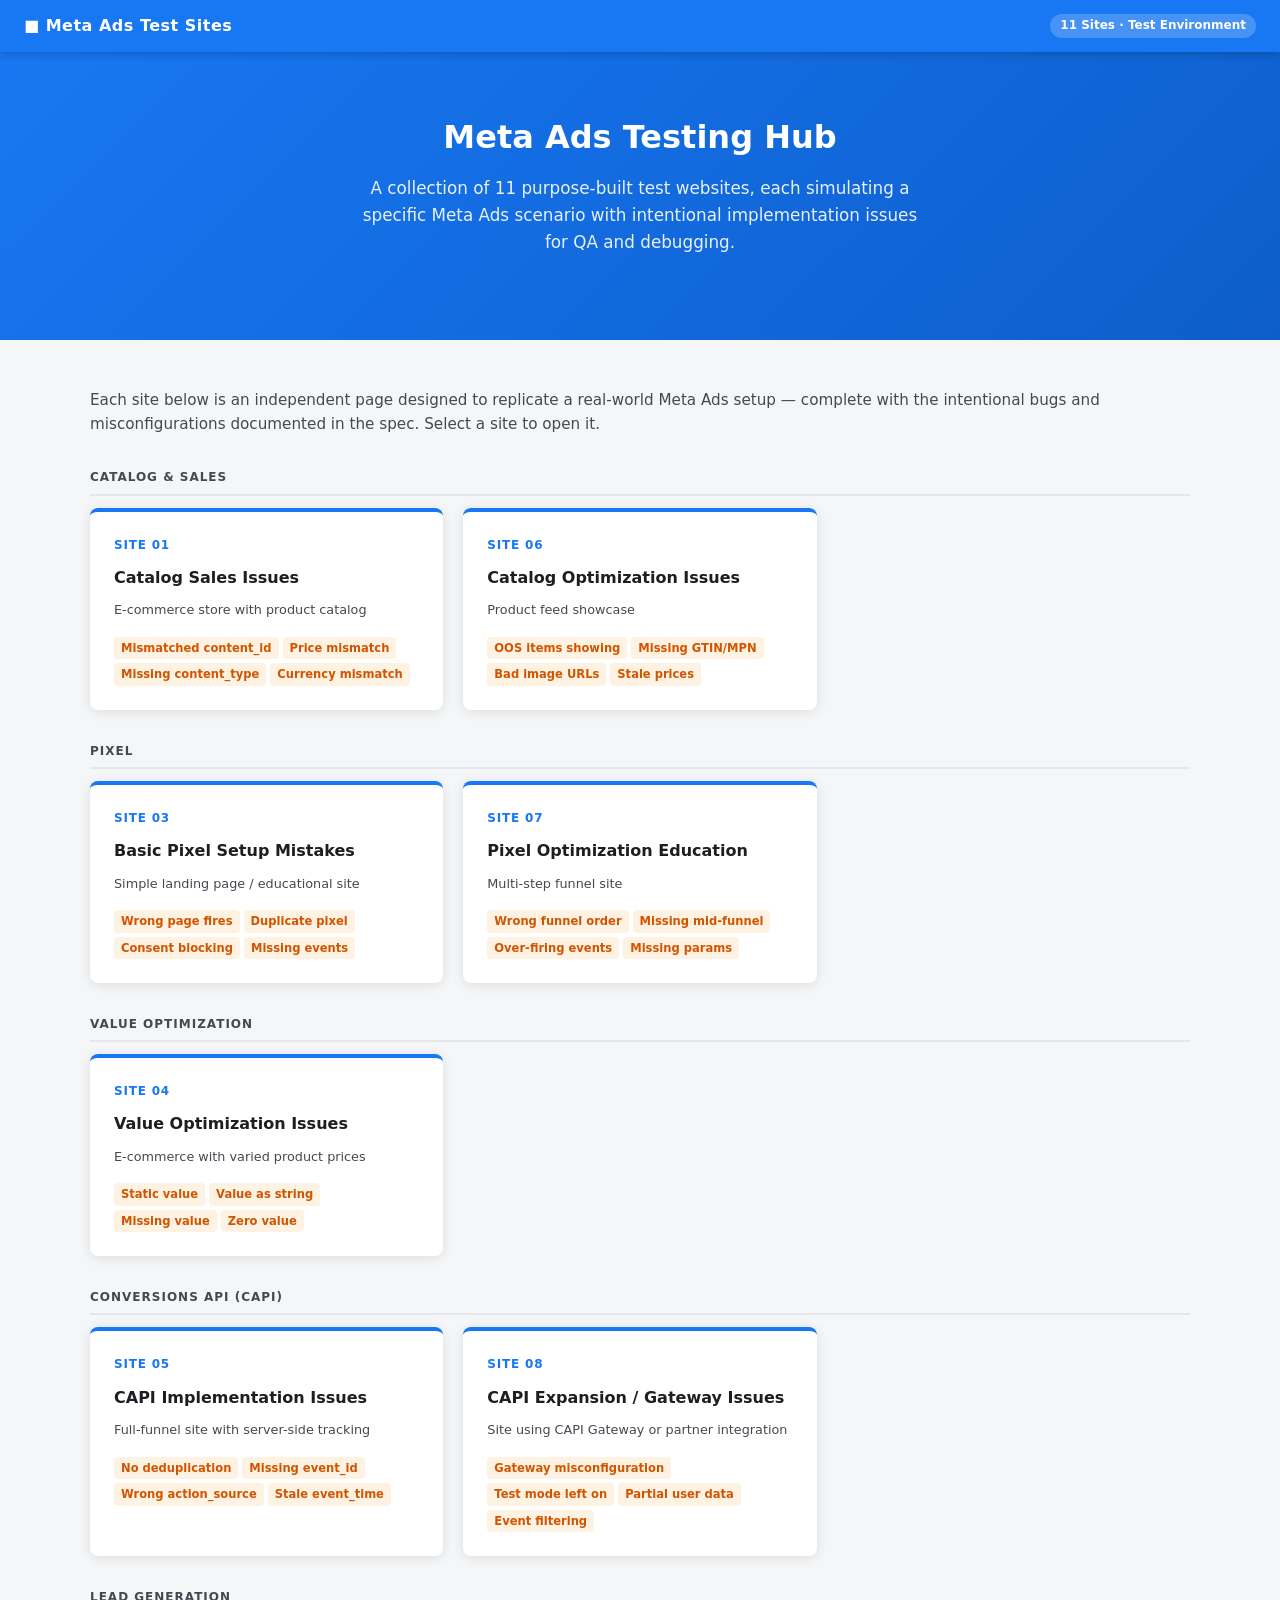
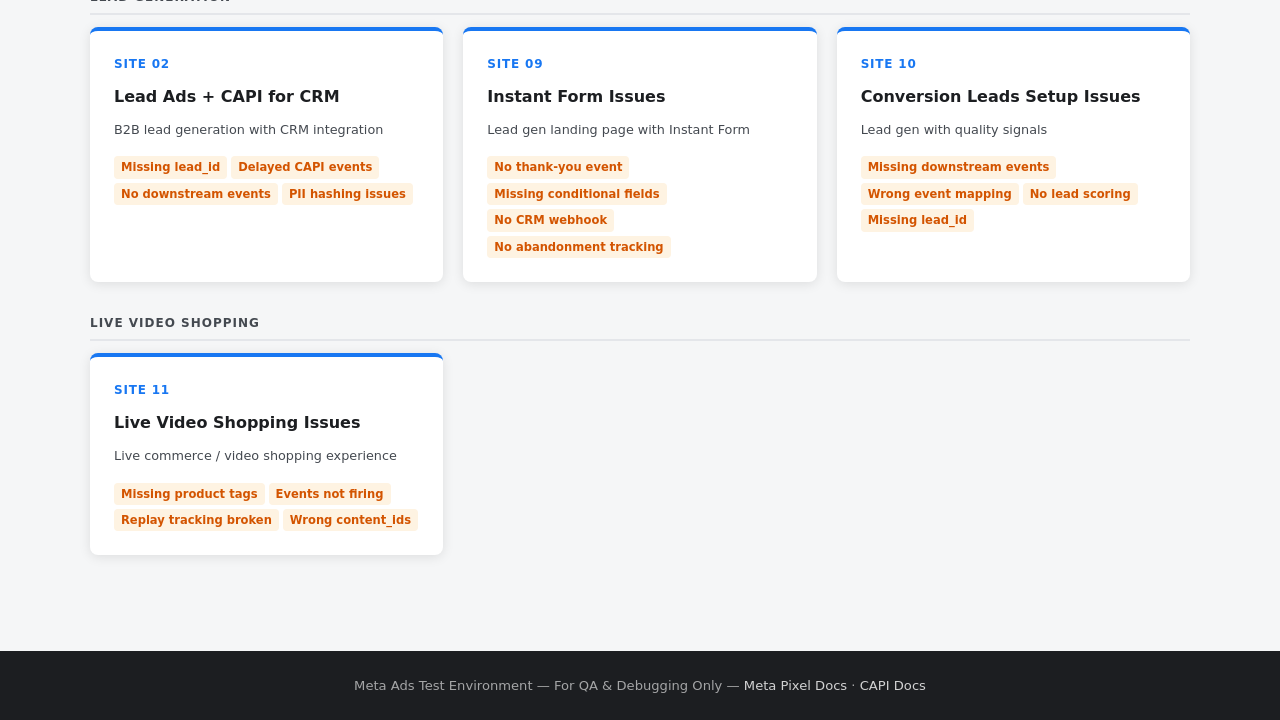
<file: index.html>
<!DOCTYPE html>
<html lang="en">
<head>
  <meta charset="UTF-8" />
  <meta name="viewport" content="width=device-width, initial-scale=1.0" />
  <title>Meta Ads Test Sites — Hub</title>
  <link rel="stylesheet" href="style.css" />
  <style>
    .hub-card {
      background: var(--white);
      border-radius: var(--radius);
      box-shadow: var(--shadow);
      padding: 24px;
      display: flex;
      flex-direction: column;
      gap: 10px;
      border-top: 4px solid var(--blue);
      transition: transform .15s, box-shadow .15s;
      text-decoration: none;
      color: inherit;
    }
    .hub-card:hover { transform: translateY(-3px); box-shadow: 0 8px 24px rgba(0,0,0,.13); }
    .hub-card .card-num {
      font-size: .75rem;
      font-weight: 700;
      text-transform: uppercase;
      letter-spacing: .8px;
      color: var(--blue);
    }
    .hub-card h3 { font-size: 1rem; font-weight: 700; }
    .hub-card .card-type { font-size: .8rem; color: var(--gray-700); }
    .hub-card .card-issues { margin-top: 6px; display: flex; flex-wrap: wrap; gap: 4px; }
    .hub-card .issue-chip {
      font-size: .72rem;
      background: #fef3e2;
      color: #d35400;
      border-radius: 4px;
      padding: 2px 7px;
      font-weight: 600;
    }
    .category-label {
      font-size: .75rem;
      font-weight: 700;
      text-transform: uppercase;
      letter-spacing: 1px;
      color: var(--gray-700);
      margin: 32px 0 12px;
      padding-bottom: 6px;
      border-bottom: 2px solid var(--gray-200);
    }
    .hub-grid { display: grid; grid-template-columns: repeat(auto-fill, minmax(280px, 1fr)); gap: 20px; }
  </style>
</head>
<body>

<nav class="site-nav">
  <span class="logo">&#9632; Meta Ads Test Sites</span>
  <span class="badge">11 Sites · Test Environment</span>
</nav>

<div class="hero">
  <h1>Meta Ads Testing Hub</h1>
  <p>A collection of 11 purpose-built test websites, each simulating a specific Meta Ads scenario with intentional implementation issues for QA and debugging.</p>
</div>

<div class="container section">

  <p class="section-sub" style="margin-bottom:0">
    Each site below is an independent page designed to replicate a real-world Meta Ads setup — complete with the intentional bugs and misconfigurations documented in the spec. Select a site to open it.
  </p>

  <!-- CATALOG & SALES -->
  <div class="category-label">Catalog &amp; Sales</div>
  <div class="hub-grid">

    <a class="hub-card" href="sales_catalog_sales/index.html">
      <span class="card-num">Site 01</span>
      <h3>Catalog Sales Issues</h3>
      <span class="card-type">E-commerce store with product catalog</span>
      <div class="card-issues">
        <span class="issue-chip">Mismatched content_id</span>
        <span class="issue-chip">Price mismatch</span>
        <span class="issue-chip">Missing content_type</span>
        <span class="issue-chip">Currency mismatch</span>
      </div>
    </a>

    <a class="hub-card" href="opt_product_catalog/index.html">
      <span class="card-num">Site 06</span>
      <h3>Catalog Optimization Issues</h3>
      <span class="card-type">Product feed showcase</span>
      <div class="card-issues">
        <span class="issue-chip">OOS items showing</span>
        <span class="issue-chip">Missing GTIN/MPN</span>
        <span class="issue-chip">Bad image URLs</span>
        <span class="issue-chip">Stale prices</span>
      </div>
    </a>

  </div>

  <!-- PIXEL -->
  <div class="category-label">Pixel</div>
  <div class="hub-grid">

    <a class="hub-card" href="edu_pixel_setup/index.html">
      <span class="card-num">Site 03</span>
      <h3>Basic Pixel Setup Mistakes</h3>
      <span class="card-type">Simple landing page / educational site</span>
      <div class="card-issues">
        <span class="issue-chip">Wrong page fires</span>
        <span class="issue-chip">Duplicate pixel</span>
        <span class="issue-chip">Consent blocking</span>
        <span class="issue-chip">Missing events</span>
      </div>
    </a>

    <a class="hub-card" href="edu_pixel_opt/index.html">
      <span class="card-num">Site 07</span>
      <h3>Pixel Optimization Education</h3>
      <span class="card-type">Multi-step funnel site</span>
      <div class="card-issues">
        <span class="issue-chip">Wrong funnel order</span>
        <span class="issue-chip">Missing mid-funnel</span>
        <span class="issue-chip">Over-firing events</span>
        <span class="issue-chip">Missing params</span>
      </div>
    </a>

  </div>

  <!-- VALUE OPTIMIZATION -->
  <div class="category-label">Value Optimization</div>
  <div class="hub-grid">

    <a class="hub-card" href="opt_value_optimization/index.html">
      <span class="card-num">Site 04</span>
      <h3>Value Optimization Issues</h3>
      <span class="card-type">E-commerce with varied product prices</span>
      <div class="card-issues">
        <span class="issue-chip">Static value</span>
        <span class="issue-chip">Value as string</span>
        <span class="issue-chip">Missing value</span>
        <span class="issue-chip">Zero value</span>
      </div>
    </a>

  </div>

  <!-- CAPI -->
  <div class="category-label">Conversions API (CAPI)</div>
  <div class="hub-grid">

    <a class="hub-card" href="opt_conversions_api/index.html">
      <span class="card-num">Site 05</span>
      <h3>CAPI Implementation Issues</h3>
      <span class="card-type">Full-funnel site with server-side tracking</span>
      <div class="card-issues">
        <span class="issue-chip">No deduplication</span>
        <span class="issue-chip">Missing event_id</span>
        <span class="issue-chip">Wrong action_source</span>
        <span class="issue-chip">Stale event_time</span>
      </div>
    </a>

    <a class="hub-card" href="expansion_capi/index.html">
      <span class="card-num">Site 08</span>
      <h3>CAPI Expansion / Gateway Issues</h3>
      <span class="card-type">Site using CAPI Gateway or partner integration</span>
      <div class="card-issues">
        <span class="issue-chip">Gateway misconfiguration</span>
        <span class="issue-chip">Test mode left on</span>
        <span class="issue-chip">Partial user data</span>
        <span class="issue-chip">Event filtering</span>
      </div>
    </a>

  </div>

  <!-- LEADS -->
  <div class="category-label">Lead Generation</div>
  <div class="hub-grid">

    <a class="hub-card" href="lead_ads_conversions_api_for_crm/index.html">
      <span class="card-num">Site 02</span>
      <h3>Lead Ads + CAPI for CRM</h3>
      <span class="card-type">B2B lead generation with CRM integration</span>
      <div class="card-issues">
        <span class="issue-chip">Missing lead_id</span>
        <span class="issue-chip">Delayed CAPI events</span>
        <span class="issue-chip">No downstream events</span>
        <span class="issue-chip">PII hashing issues</span>
      </div>
    </a>

    <a class="hub-card" href="leads_instant_forms/index.html">
      <span class="card-num">Site 09</span>
      <h3>Instant Form Issues</h3>
      <span class="card-type">Lead gen landing page with Instant Form</span>
      <div class="card-issues">
        <span class="issue-chip">No thank-you event</span>
        <span class="issue-chip">Missing conditional fields</span>
        <span class="issue-chip">No CRM webhook</span>
        <span class="issue-chip">No abandonment tracking</span>
      </div>
    </a>

    <a class="hub-card" href="leads_conversion_leads_setup/index.html">
      <span class="card-num">Site 10</span>
      <h3>Conversion Leads Setup Issues</h3>
      <span class="card-type">Lead gen with quality signals</span>
      <div class="card-issues">
        <span class="issue-chip">Missing downstream events</span>
        <span class="issue-chip">Wrong event mapping</span>
        <span class="issue-chip">No lead scoring</span>
        <span class="issue-chip">Missing lead_id</span>
      </div>
    </a>

  </div>

  <!-- LIVE VIDEO -->
  <div class="category-label">Live Video Shopping</div>
  <div class="hub-grid">

    <a class="hub-card" href="product_live_video/index.html">
      <span class="card-num">Site 11</span>
      <h3>Live Video Shopping Issues</h3>
      <span class="card-type">Live commerce / video shopping experience</span>
      <div class="card-issues">
        <span class="issue-chip">Missing product tags</span>
        <span class="issue-chip">Events not firing</span>
        <span class="issue-chip">Replay tracking broken</span>
        <span class="issue-chip">Wrong content_ids</span>
      </div>
    </a>

  </div>

</div>

<footer>
  Meta Ads Test Environment &mdash; For QA &amp; Debugging Only &mdash;
  <a href="https://developers.facebook.com/docs/meta-pixel" target="_blank">Meta Pixel Docs</a> &middot;
  <a href="https://developers.facebook.com/docs/marketing-api/conversions-api" target="_blank">CAPI Docs</a>
</footer>

</body>
</html>
</file>
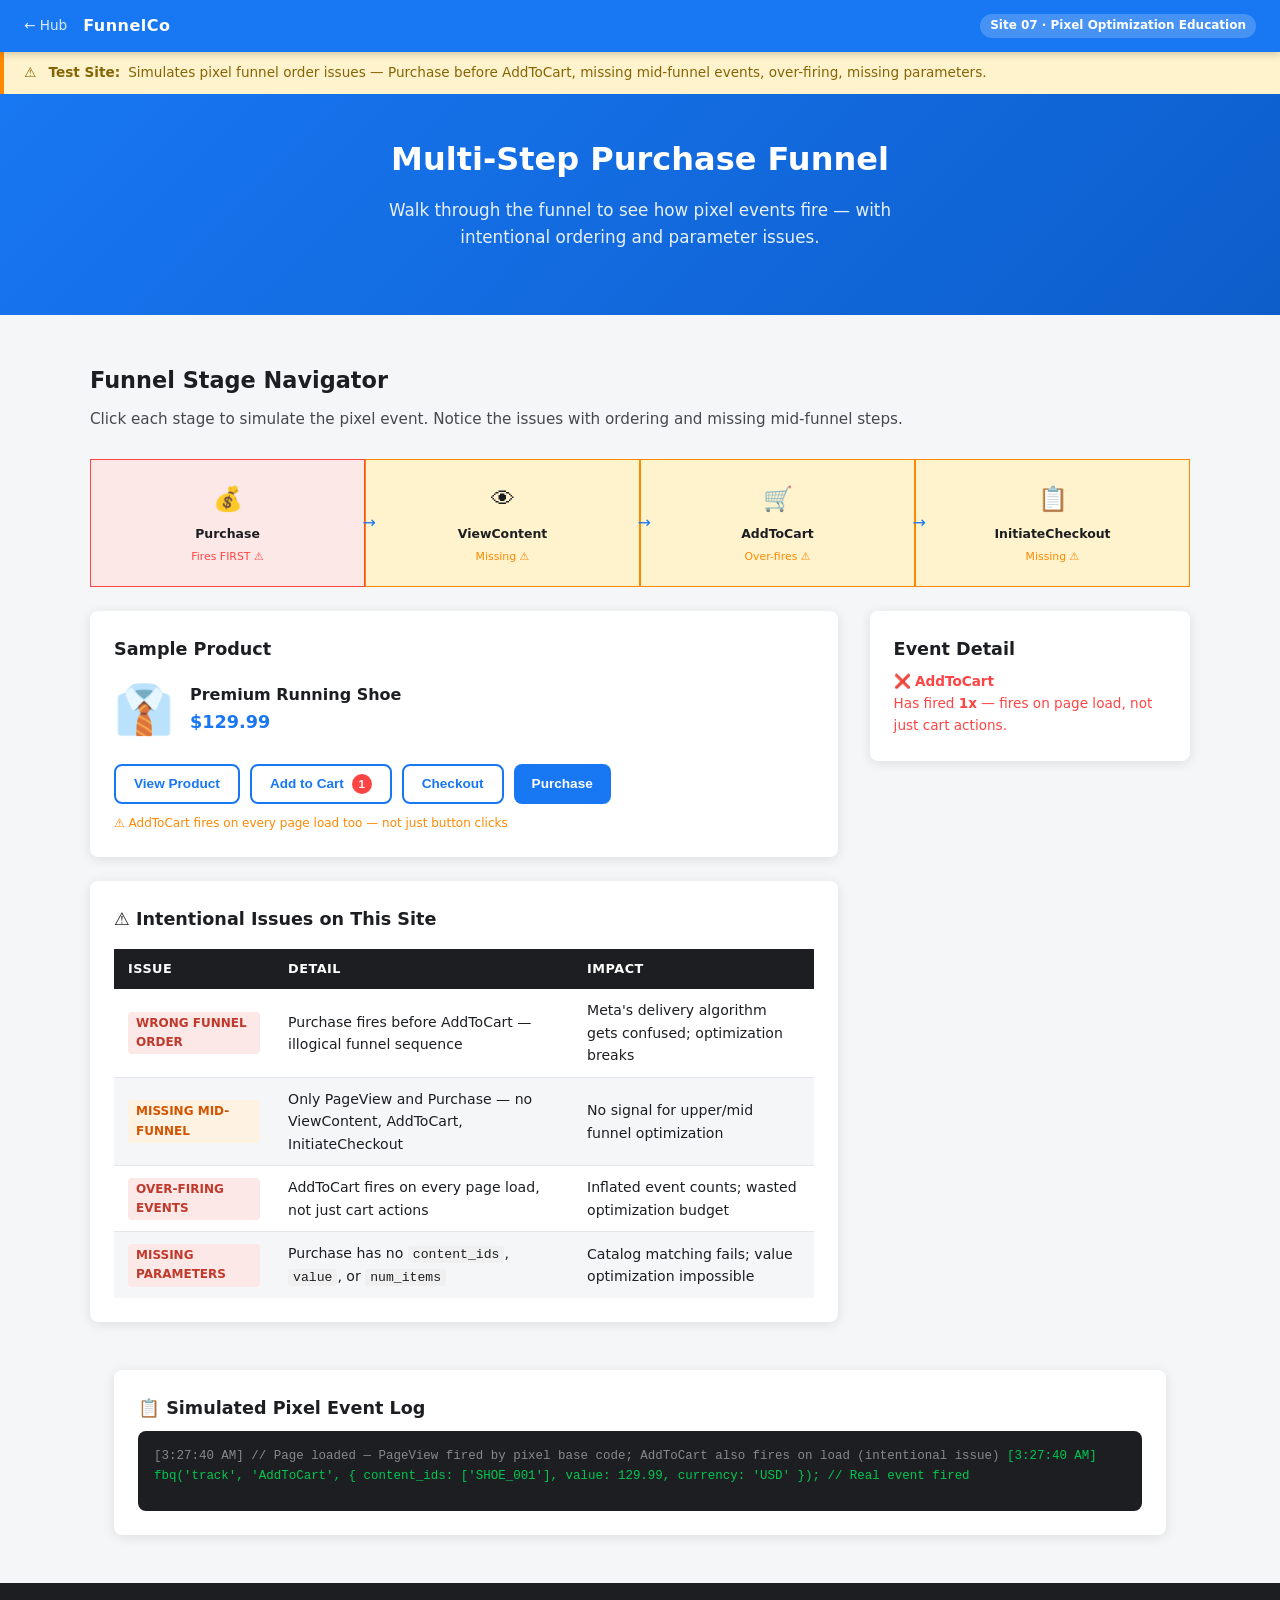
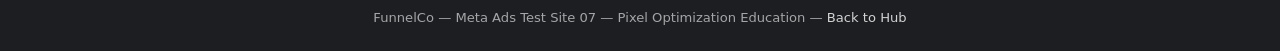
<file: edu_pixel_opt/index.html>
<!DOCTYPE html>
<html lang="en">
<head>
  <meta charset="UTF-8" />
  <meta name="viewport" content="width=device-width, initial-scale=1.0" />
  <title>FunnelCo — Pixel Optimization Education</title>
  <link rel="stylesheet" href="../style.css" />

  <!-- Meta Pixel Code — Signals Pixel (2600343890366158) -->
  <script>
  !function(f,b,e,v,n,t,s)
  {if(f.fbq)return;n=f.fbq=function(){n.callMethod?
  n.callMethod.apply(n,arguments):n.queue.push(arguments)};
  if(!f._fbq)f._fbq=n;n.push=n;n.loaded=!0;n.version='2.0';
  n.queue=[];t=b.createElement(e);t.async=!0;
  t.src=v;s=b.getElementsByTagName(e)[0];
  s.parentNode.insertBefore(t,s)}(window, document,'script',
  'https://connect.facebook.net/en_US/fbevents.js');
  fbq('init', '2600343890366158');
  fbq('track', 'PageView');
  </script>
  <noscript><img height="1" width="1" style="display:none"
  src="https://www.facebook.com/tr?id=2600343890366158&ev=PageView&noscript=1"
  /></noscript>
  <!-- End Meta Pixel Code -->

  <style>
    .funnel-visual { display: flex; gap: 0; margin: 24px 0; overflow-x: auto; }
    .funnel-stage {
      flex: 1; min-width: 100px; text-align: center; padding: 20px 8px;
      background: var(--white); border: 1px solid var(--gray-200);
      position: relative; cursor: pointer; transition: background .15s;
    }
    .funnel-stage:hover { background: #f0f4ff; }
    .funnel-stage.active  { background: #e8f0fe; border-color: var(--blue); }
    .funnel-stage.fired   { background: #e6f9f0; border-color: var(--green); }
    .funnel-stage.error   { background: #fde8e8; border-color: var(--red); }
    .funnel-stage.missing { background: #fff3cd; border-color: var(--orange); }
    .funnel-stage:not(:last-child)::after {
      content: '→'; position: absolute; right: -12px; top: 50%; transform: translateY(-50%);
      font-size: 1rem; color: var(--blue); z-index: 1;
    }
    .funnel-stage .stage-icon { font-size: 1.5rem; margin-bottom: 6px; }
    .funnel-stage .stage-name { font-size: .78rem; font-weight: 700; }
    .funnel-stage .stage-status { font-size: .68rem; margin-top: 4px; }
    .param-row { display: flex; gap: 8px; align-items: flex-start; padding: 8px 0; border-bottom: 1px solid var(--gray-200); font-size: .82rem; }
    .param-row:last-child { border-bottom: none; }
    .param-key { font-family: monospace; background: #f0f0f0; padding: 1px 5px; border-radius: 3px; font-size: .78rem; flex-shrink: 0; }
    .param-val { flex: 1; }
    code { background: #f0f0f0; padding: 1px 5px; border-radius: 3px; font-size: .82rem; font-family: monospace; }
    .counter-badge { display: inline-block; background: var(--red); color: var(--white); border-radius: 50%; width: 20px; height: 20px; text-align: center; line-height: 20px; font-size: .72rem; font-weight: 700; margin-left: 4px; }
  </style>
</head>
<body>

<nav class="site-nav">
  <a class="back-link" href="../index.html">&#8592; Hub</a>
  <a class="logo" href="#">FunnelCo</a>
  <span class="badge">Site 07 · Pixel Optimization Education</span>
</nav>

<div class="issue-banner">
  &#9888;&nbsp;<strong>Test Site:</strong> Simulates pixel funnel order issues — Purchase before AddToCart, missing mid-funnel events, over-firing, missing parameters.
</div>

<div class="hero" style="padding:40px 24px;">
  <h1>Multi-Step Purchase Funnel</h1>
  <p>Walk through the funnel to see how pixel events fire — with intentional ordering and parameter issues.</p>
</div>

<div class="container section">

  <!-- Funnel Visual -->
  <h2 class="section-title">Funnel Stage Navigator</h2>
  <p class="section-sub">Click each stage to simulate the pixel event. Notice the issues with ordering and missing mid-funnel steps.</p>

  <div class="funnel-visual">
    <div class="funnel-stage error" id="stage-purchase" onclick="fireEvent('Purchase')">
      <div class="stage-icon">&#128176;</div>
      <div class="stage-name">Purchase</div>
      <div class="stage-status" style="color:var(--red);">Fires FIRST &#9888;</div>
    </div>
    <div class="funnel-stage missing" id="stage-viewcontent" onclick="fireEvent('ViewContent')">
      <div class="stage-icon">&#128065;</div>
      <div class="stage-name">ViewContent</div>
      <div class="stage-status" style="color:var(--orange);">Missing &#9888;</div>
    </div>
    <div class="funnel-stage missing" id="stage-addtocart" onclick="fireEvent('AddToCart')">
      <div class="stage-icon">&#128722;</div>
      <div class="stage-name">AddToCart</div>
      <div class="stage-status" style="color:var(--orange);">Over-fires &#9888;</div>
    </div>
    <div class="funnel-stage missing" id="stage-initiatecheckout" onclick="fireEvent('InitiateCheckout')">
      <div class="stage-icon">&#128203;</div>
      <div class="stage-name">InitiateCheckout</div>
      <div class="stage-status" style="color:var(--orange);">Missing &#9888;</div>
    </div>
  </div>

  <div style="display:grid; grid-template-columns:1fr 320px; gap:32px; align-items:start; margin-top:24px;">

    <!-- Left: Product + Controls -->
    <div>
      <div class="card mb-24">
        <div class="card-body">
          <h3 class="card-title">Sample Product</h3>
          <div style="display:flex; gap:16px; align-items:center;">
            <div style="font-size:3rem;">&#128084;</div>
            <div>
              <div style="font-weight:700;">Premium Running Shoe</div>
              <div style="color:var(--blue); font-weight:700; font-size:1.1rem;">$129.99</div>
            </div>
          </div>
          <div style="display:flex; gap:10px; margin-top:16px; flex-wrap:wrap;">
            <button class="btn btn-outline btn-sm" onclick="fireEvent('ViewContent')">View Product</button>
            <button class="btn btn-outline btn-sm" onclick="fireEvent('AddToCart')">
              Add to Cart <span class="counter-badge" id="atc-count">0</span>
            </button>
            <button class="btn btn-outline btn-sm" onclick="fireEvent('InitiateCheckout')">Checkout</button>
            <button class="btn btn-primary btn-sm" onclick="fireEvent('Purchase')">Purchase</button>
          </div>
          <p style="font-size:.75rem; color:var(--orange); margin-top:10px;">
            &#9888; AddToCart fires on every page load too — not just button clicks
          </p>
        </div>
      </div>

      <!-- Issues Reference -->
      <div class="card">
        <div class="card-body">
          <h3 class="card-title">&#9888; Intentional Issues on This Site</h3>
          <table class="issue-table">
            <thead><tr><th>Issue</th><th>Detail</th><th>Impact</th></tr></thead>
            <tbody>
              <tr>
                <td><span class="tag tag-red">Wrong funnel order</span></td>
                <td>Purchase fires before AddToCart — illogical funnel sequence</td>
                <td>Meta's delivery algorithm gets confused; optimization breaks</td>
              </tr>
              <tr>
                <td><span class="tag tag-orange">Missing mid-funnel</span></td>
                <td>Only PageView and Purchase — no ViewContent, AddToCart, InitiateCheckout</td>
                <td>No signal for upper/mid funnel optimization</td>
              </tr>
              <tr>
                <td><span class="tag tag-red">Over-firing events</span></td>
                <td>AddToCart fires on every page load, not just cart actions</td>
                <td>Inflated event counts; wasted optimization budget</td>
              </tr>
              <tr>
                <td><span class="tag tag-red">Missing parameters</span></td>
                <td>Purchase has no <code>content_ids</code>, <code>value</code>, or <code>num_items</code></td>
                <td>Catalog matching fails; value optimization impossible</td>
              </tr>
            </tbody>
          </table>
        </div>
      </div>
    </div>

    <!-- Right: Event Detail Panel -->
    <div>
      <div class="card" style="position:sticky; top:70px;">
        <div class="card-body">
          <h3 class="card-title">Event Detail</h3>
          <div id="event-detail">
            <p style="font-size:.85rem; color:#999;">Click a funnel stage or button to see the event payload.</p>
          </div>
        </div>
      </div>
    </div>

  </div>
</div>

<!-- Event Log -->
<div class="container" style="margin-bottom:48px;">
  <div class="card">
    <div class="card-body">
      <h3 class="card-title">&#128203; Simulated Pixel Event Log</h3>
      <div id="event-log" style="font-family:monospace; font-size:.78rem; background:#1c1e21; color:#00c851; padding:16px; border-radius:var(--radius); min-height:80px; max-height:260px; overflow-y:auto;"></div>
    </div>
  </div>
</div>

<footer>
  FunnelCo &mdash; Meta Ads Test Site 07 &mdash; Pixel Optimization Education &mdash;
  <a href="../index.html">Back to Hub</a>
</footer>

<script>
  let atcCount = 0;
  const eventOrder = [];

  function log(msg, color) {
    const el = document.getElementById('event-log');
    const ts = new Date().toLocaleTimeString();
    const c = color || '#00c851';
    el.innerHTML += `<span style="color:${c}">[${ts}] ${msg}</span>\n`;
    el.scrollTop = el.scrollHeight;
  }

  function showDetail(html) {
    document.getElementById('event-detail').innerHTML = html;
  }

  function fireEvent(name) {
    eventOrder.push(name);

    switch(name) {
      case 'PageView':
        fbq('track', 'PageView');
        log(`fbq('track', 'PageView');  // Real event fired`);
        showDetail(`<p style="font-size:.85rem;"><strong>PageView</strong><br>Fires correctly on page load.</p>`);
        break;

      case 'ViewContent':
        // INTENTIONAL ISSUE: Missing content_ids and value
        fbq('track', 'ViewContent', {});
        log(`fbq('track', 'ViewContent', {});  // ⚠ ISSUE: No content_ids or value — Real event fired`, '#ff8800');
        showDetail(`<p style="font-size:.85rem; color:var(--orange);">&#9888; <strong>ViewContent</strong><br>Missing <code>content_ids</code> and <code>value</code> parameters.</p>`);
        break;

      case 'AddToCart':
        atcCount++;
        document.getElementById('atc-count').textContent = atcCount;
        // INTENTIONAL ISSUE: Fires on page load (not just cart action)
        fbq('track', 'AddToCart', { content_ids: ['SHOE_001'], value: 129.99, currency: 'USD' });
        log(`fbq('track', 'AddToCart', { content_ids: ['SHOE_001'], value: 129.99, currency: 'USD' });  // Real event fired`);
        if (atcCount > 1) log(`  ⚠ ISSUE: AddToCart fires on every page load — count now ${atcCount}x`, '#ff4444');
        showDetail(`<p style="font-size:.85rem; color:var(--red);">&#10060; <strong>AddToCart</strong><br>Has fired <strong>${atcCount}x</strong> — fires on page load, not just cart actions.</p>`);
        break;

      case 'InitiateCheckout':
        fbq('track', 'InitiateCheckout', { content_ids: ['SHOE_001'], value: 129.99, currency: 'USD' });
        log(`fbq('track', 'InitiateCheckout', { content_ids: ['SHOE_001'], value: 129.99, currency: 'USD' });  // Real event fired`);
        showDetail(`<p style="font-size:.85rem; color:var(--orange);">&#9888; <strong>InitiateCheckout</strong><br>This event is missing from the default funnel — only fires if explicitly triggered.</p>`);
        break;

      case 'Purchase':
        // INTENTIONAL ISSUE: no content_ids, no value, no num_items
        fbq('track', 'Purchase', {});
        log(`fbq('track', 'Purchase', {});  // ⚠ ISSUE: No content_ids, value, or num_items — Real event fired`, '#ff4444');
        const hasPriorATC = eventOrder.includes('AddToCart');
        if (!hasPriorATC) log(`  ⚠ ISSUE: Purchase fired before AddToCart — wrong funnel order!`, '#ff4444');
        showDetail(`<p style="font-size:.85rem; color:var(--red);">&#10060; <strong>Purchase</strong><br>Missing: <code>content_ids</code>, <code>value</code>, <code>num_items</code><br>${!hasPriorATC ? '<br>&#10060; Fired before AddToCart — illogical order!' : ''}</p>`);
        break;
    }
  }

  // ISSUE: AddToCart fires on page load alongside PageView
  // PageView already fired by pixel base code in <head>; fire AddToCart here to demo the over-firing issue
  log(`// Page loaded — PageView fired by pixel base code; AddToCart also fires on load (intentional issue)`, '#888');
  fireEvent('AddToCart'); // Over-fires on page load — intentional issue
</script>

</body>
</html>
</file>
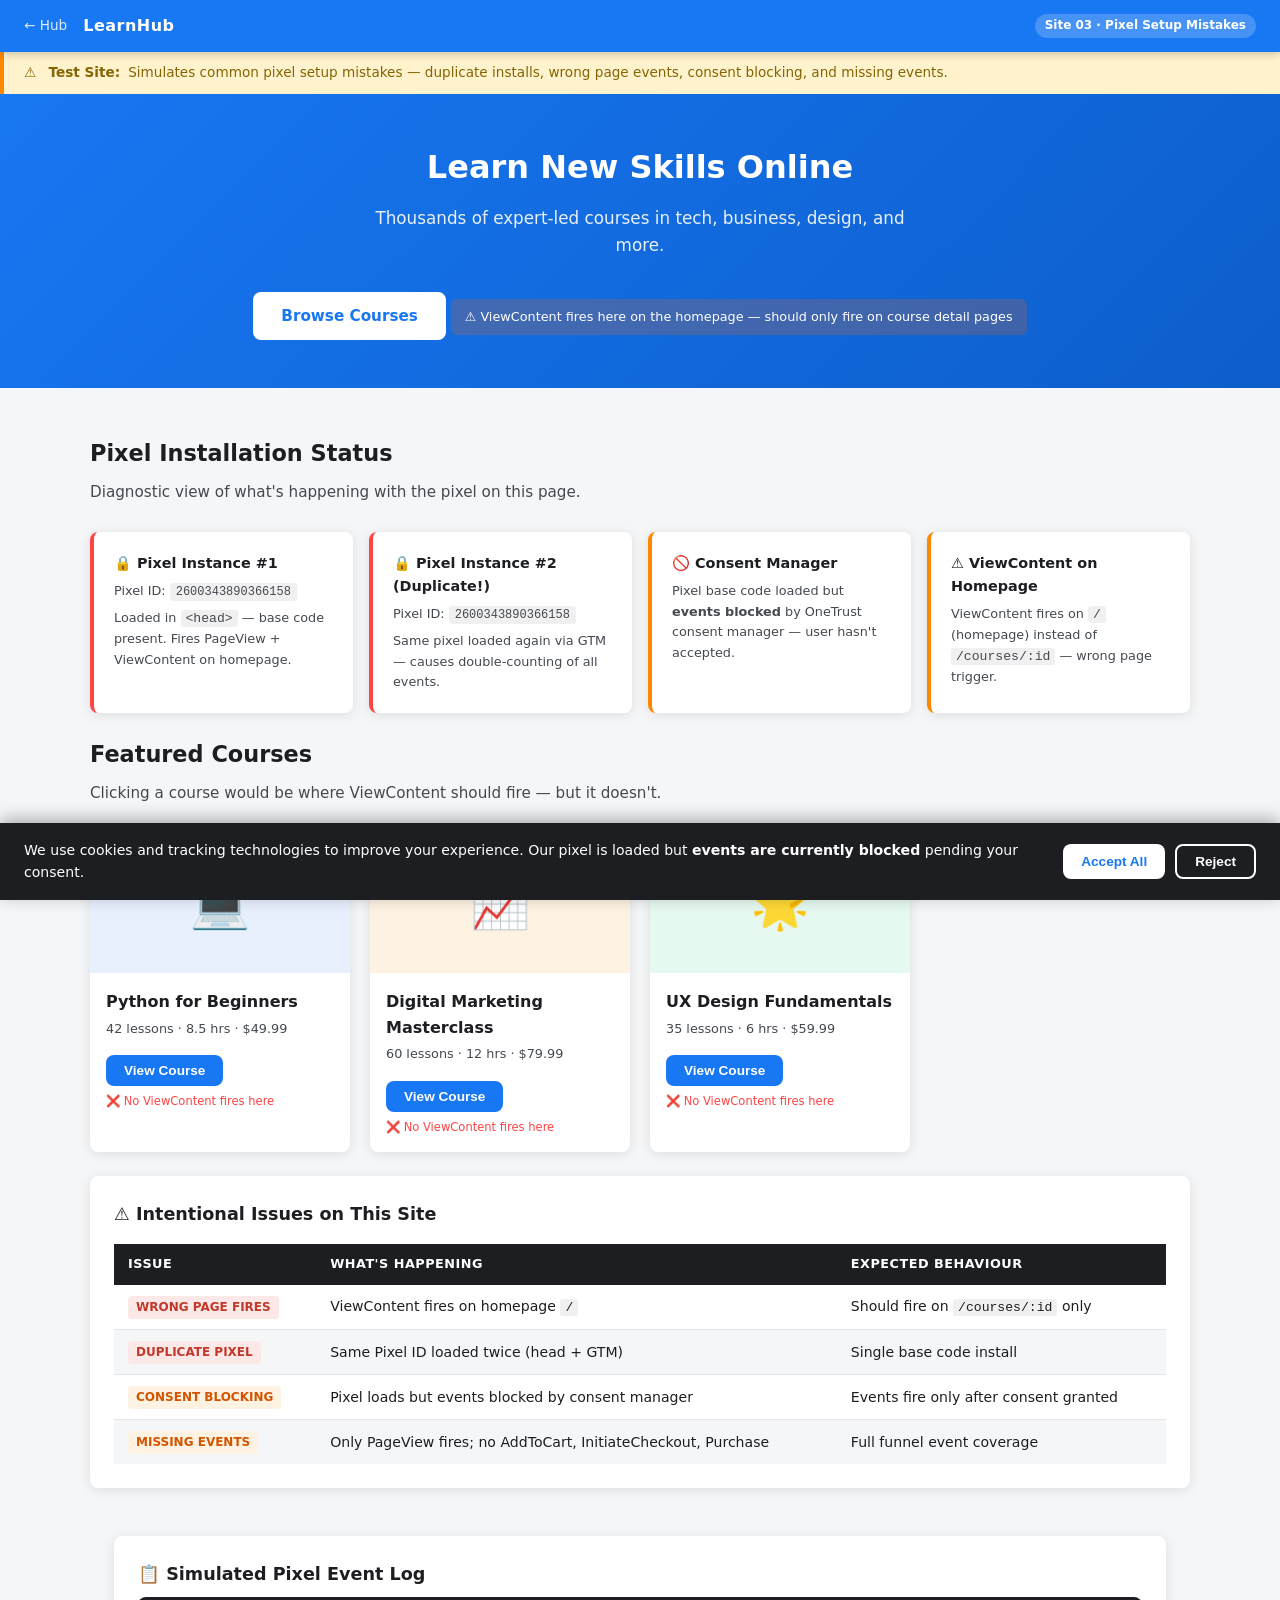
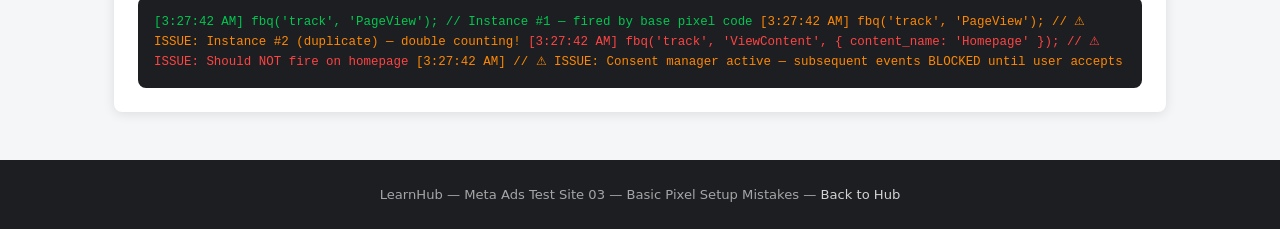
<file: edu_pixel_setup/index.html>
<!DOCTYPE html>
<html lang="en">
<head>
  <meta charset="UTF-8" />
  <meta name="viewport" content="width=device-width, initial-scale=1.0" />
  <title>LearnHub — Pixel Setup Mistakes</title>
  <link rel="stylesheet" href="../style.css" />

  <!-- Meta Pixel Code — Signals Pixel (2600343890366158) — Instance #1 (correct) -->
  <script>
  !function(f,b,e,v,n,t,s)
  {if(f.fbq)return;n=f.fbq=function(){n.callMethod?
  n.callMethod.apply(n,arguments):n.queue.push(arguments)};
  if(!f._fbq)f._fbq=n;n.push=n;n.loaded=!0;n.version='2.0';
  n.queue=[];t=b.createElement(e);t.async=!0;
  t.src=v;s=b.getElementsByTagName(e)[0];
  s.parentNode.insertBefore(t,s)}(window, document,'script',
  'https://connect.facebook.net/en_US/fbevents.js');
  fbq('init', '2600343890366158');
  fbq('track', 'PageView');
  </script>
  <noscript><img height="1" width="1" style="display:none"
  src="https://www.facebook.com/tr?id=2600343890366158&ev=PageView&noscript=1"
  /></noscript>
  <!-- End Meta Pixel Code -->

  <!-- ⚠ INTENTIONAL ISSUE: Duplicate Pixel Install via GTM (Instance #2) -->
  <script>
  // Simulates a second fbq('init') call as would happen with a duplicate GTM tag
  fbq('init', '2600343890366158');  // Duplicate init
  fbq('track', 'PageView');         // Duplicate PageView — causes double counting
  </script>
  <!-- End Duplicate Pixel -->

  <!-- ⚠ INTENTIONAL ISSUE: ViewContent fires on homepage (should not) -->
  <script>
  fbq('track', 'ViewContent', { content_name: 'Homepage' });
  </script>

  <style>
    .pixel-status-grid { display: grid; grid-template-columns: repeat(auto-fill, minmax(240px, 1fr)); gap: 16px; margin: 24px 0; }
    .pixel-status-card {
      background: var(--white); border-radius: var(--radius); box-shadow: var(--shadow);
      padding: 20px; border-left: 4px solid var(--gray-200);
    }
    .pixel-status-card.ok     { border-left-color: var(--green); }
    .pixel-status-card.warn   { border-left-color: var(--orange); }
    .pixel-status-card.error  { border-left-color: var(--red); }
    .pixel-status-card h4 { font-size: .9rem; font-weight: 700; margin-bottom: 6px; }
    .pixel-status-card p  { font-size: .8rem; color: var(--gray-700); }
    .pixel-id-badge { font-family: monospace; font-size: .75rem; background: #f0f0f0; padding: 2px 6px; border-radius: 3px; }
    code { background: #f0f0f0; padding: 1px 5px; border-radius: 3px; font-size: .82rem; font-family: monospace; }
    .course-card { background: var(--white); border-radius: var(--radius); box-shadow: var(--shadow); overflow: hidden; }
    .course-img { height: 140px; display: flex; align-items: center; justify-content: center; font-size: 3rem; }
    .course-info { padding: 16px; }
    .course-title { font-weight: 700; margin-bottom: 4px; }
    .course-meta { font-size: .8rem; color: var(--gray-700); }
  </style>
</head>
<body>

<nav class="site-nav">
  <a class="back-link" href="../index.html">&#8592; Hub</a>
  <a class="logo" href="#">LearnHub</a>
  <span class="badge">Site 03 · Pixel Setup Mistakes</span>
</nav>

<div class="issue-banner">
  &#9888;&nbsp;<strong>Test Site:</strong> Simulates common pixel setup mistakes — duplicate installs, wrong page events, consent blocking, and missing events.
</div>

<!-- HERO / HOMEPAGE (ViewContent fires here — wrong!) -->
<div class="hero" style="padding:48px 24px;">
  <h1>Learn New Skills Online</h1>
  <p>Thousands of expert-led courses in tech, business, design, and more.</p>
  <a href="#courses" class="btn btn-white">Browse Courses</a>
  <!-- ISSUE: ViewContent fires on homepage, not on a product/course page -->
  <div style="margin-top:16px; background:rgba(255,100,0,.2); border-radius:6px; padding:8px 14px; font-size:.8rem; display:inline-block;">
    &#9888; ViewContent fires here on the homepage — should only fire on course detail pages
  </div>
</div>

<!-- Pixel Status Panel -->
<div class="container section">
  <h2 class="section-title">Pixel Installation Status</h2>
  <p class="section-sub">Diagnostic view of what's happening with the pixel on this page.</p>

  <div class="pixel-status-grid">
    <div class="pixel-status-card error">
      <h4>&#128274; Pixel Instance #1</h4>
      <p>Pixel ID: <span class="pixel-id-badge">2600343890366158</span></p>
      <p style="margin-top:6px;">Loaded in <code>&lt;head&gt;</code> &mdash; base code present. Fires PageView + ViewContent on homepage.</p>
    </div>
    <div class="pixel-status-card error">
      <h4>&#128274; Pixel Instance #2 (Duplicate!)</h4>
      <p>Pixel ID: <span class="pixel-id-badge">2600343890366158</span></p>
      <p style="margin-top:6px;">Same pixel loaded again via GTM &mdash; causes double-counting of all events.</p>
    </div>
    <div class="pixel-status-card warn">
      <h4>&#128683; Consent Manager</h4>
      <p>Pixel base code loaded but <strong>events blocked</strong> by OneTrust consent manager — user hasn't accepted.</p>
    </div>
    <div class="pixel-status-card warn">
      <h4>&#9888; ViewContent on Homepage</h4>
      <p>ViewContent fires on <code>/</code> (homepage) instead of <code>/courses/:id</code> — wrong page trigger.</p>
    </div>
  </div>

  <!-- Courses Grid -->
  <h2 class="section-title mt-24" id="courses">Featured Courses</h2>
  <p class="section-sub">Clicking a course would be where ViewContent should fire — but it doesn't.</p>

  <div class="grid-3">
    <div class="course-card">
      <div class="course-img" style="background:#e8f0fe;">&#128187;</div>
      <div class="course-info">
        <div class="course-title">Python for Beginners</div>
        <div class="course-meta">42 lessons &middot; 8.5 hrs &middot; $49.99</div>
        <button class="btn btn-primary btn-sm mt-16" onclick="simulateCourseClick('COURSE_PY01', 49.99)">View Course</button>
        <p style="font-size:.72rem; color:var(--red); margin-top:6px;">&#10060; No ViewContent fires here</p>
      </div>
    </div>
    <div class="course-card">
      <div class="course-img" style="background:#fef3e2;">&#128200;</div>
      <div class="course-info">
        <div class="course-title">Digital Marketing Masterclass</div>
        <div class="course-meta">60 lessons &middot; 12 hrs &middot; $79.99</div>
        <button class="btn btn-primary btn-sm mt-16" onclick="simulateCourseClick('COURSE_MKT02', 79.99)">View Course</button>
        <p style="font-size:.72rem; color:var(--red); margin-top:6px;">&#10060; No ViewContent fires here</p>
      </div>
    </div>
    <div class="course-card">
      <div class="course-img" style="background:#e6f9f0;">&#127775;</div>
      <div class="course-info">
        <div class="course-title">UX Design Fundamentals</div>
        <div class="course-meta">35 lessons &middot; 6 hrs &middot; $59.99</div>
        <button class="btn btn-primary btn-sm mt-16" onclick="simulateCourseClick('COURSE_UX03', 59.99)">View Course</button>
        <p style="font-size:.72rem; color:var(--red); margin-top:6px;">&#10060; No ViewContent fires here</p>
      </div>
    </div>
  </div>

  <!-- Issues Reference -->
  <div class="card mt-24">
    <div class="card-body">
      <h3 class="card-title">&#9888; Intentional Issues on This Site</h3>
      <table class="issue-table">
        <thead><tr><th>Issue</th><th>What's Happening</th><th>Expected Behaviour</th></tr></thead>
        <tbody>
          <tr>
            <td><span class="tag tag-red">Wrong page fires</span></td>
            <td>ViewContent fires on homepage <code>/</code></td>
            <td>Should fire on <code>/courses/:id</code> only</td>
          </tr>
          <tr>
            <td><span class="tag tag-red">Duplicate pixel</span></td>
            <td>Same Pixel ID loaded twice (head + GTM)</td>
            <td>Single base code install</td>
          </tr>
          <tr>
            <td><span class="tag tag-orange">Consent blocking</span></td>
            <td>Pixel loads but events blocked by consent manager</td>
            <td>Events fire only after consent granted</td>
          </tr>
          <tr>
            <td><span class="tag tag-orange">Missing events</span></td>
            <td>Only PageView fires; no AddToCart, InitiateCheckout, Purchase</td>
            <td>Full funnel event coverage</td>
          </tr>
        </tbody>
      </table>
    </div>
  </div>
</div>

<!-- Event Log -->
<div class="container" style="margin-bottom:48px;">
  <div class="card">
    <div class="card-body">
      <h3 class="card-title">&#128203; Simulated Pixel Event Log</h3>
      <div id="event-log" style="font-family:monospace; font-size:.78rem; background:#1c1e21; color:#00c851; padding:16px; border-radius:var(--radius); min-height:80px; max-height:260px; overflow-y:auto;"></div>
    </div>
  </div>
</div>

<!-- Consent Banner -->
<div class="consent-banner" id="consent-banner">
  <p>We use cookies and tracking technologies to improve your experience. Our pixel is loaded but <strong>events are currently blocked</strong> pending your consent.</p>
  <div class="consent-actions">
    <button class="btn btn-white btn-sm" onclick="acceptConsent()">Accept All</button>
    <button class="btn btn-outline btn-sm" style="color:#fff; border-color:#fff;" onclick="rejectConsent()">Reject</button>
  </div>
</div>

<footer>
  LearnHub &mdash; Meta Ads Test Site 03 &mdash; Basic Pixel Setup Mistakes &mdash;
  <a href="../index.html">Back to Hub</a>
</footer>

<script>
  let consentGranted = false;

  function log(msg, color) {
    const el = document.getElementById('event-log');
    const ts = new Date().toLocaleTimeString();
    const c = color || '#00c851';
    el.innerHTML += `<span style="color:${c}">[${ts}] ${msg}</span>\n`;
    el.scrollTop = el.scrollHeight;
  }

  // All three real fbq() calls above already fired from <head> — log them here for visibility
  log(`fbq('track', 'PageView');  // Instance #1 — fired by base pixel code`);
  log(`fbq('track', 'PageView');  // ⚠ ISSUE: Instance #2 (duplicate) — double counting!`, '#ff8800');
  log(`fbq('track', 'ViewContent', { content_name: 'Homepage' });  // ⚠ ISSUE: Should NOT fire on homepage`, '#ff4444');
  log(`// ⚠ ISSUE: Consent manager active — subsequent events BLOCKED until user accepts`, '#ff8800');

  function simulateCourseClick(id, price) {
    if (!consentGranted) {
      log(`// ⚠ ISSUE: ViewContent would fire for ${id} but BLOCKED by consent manager`, '#ff4444');
      alert('Consent not granted — pixel events are blocked. Accept cookies to simulate event firing.');
      return;
    }
    // INTENTIONAL ISSUE: No ViewContent fires — event not implemented on course click
    log(`// ⚠ ISSUE: No ViewContent fires on course click — event not implemented`, '#ff4444');
    alert('No ViewContent event fires here — this is an intentional missing event issue.');
  }

  function acceptConsent() {
    consentGranted = true;
    document.getElementById('consent-banner').style.display = 'none';
    fbq('consent', 'grant');
    log(`fbq('consent', 'grant');  // Real consent grant sent to pixel`, '#00c851');
    log(`// User accepted consent — pixel events now unblocked`, '#00c851');
  }

  function rejectConsent() {
    consentGranted = false;
    document.getElementById('consent-banner').style.display = 'none';
    fbq('consent', 'revoke');
    log(`fbq('consent', 'revoke');  // Real consent revoke sent to pixel`, '#ff4444');
    log(`// User rejected consent — pixel events remain blocked`, '#ff4444');
  }
</script>

</body>
</html>
</file>
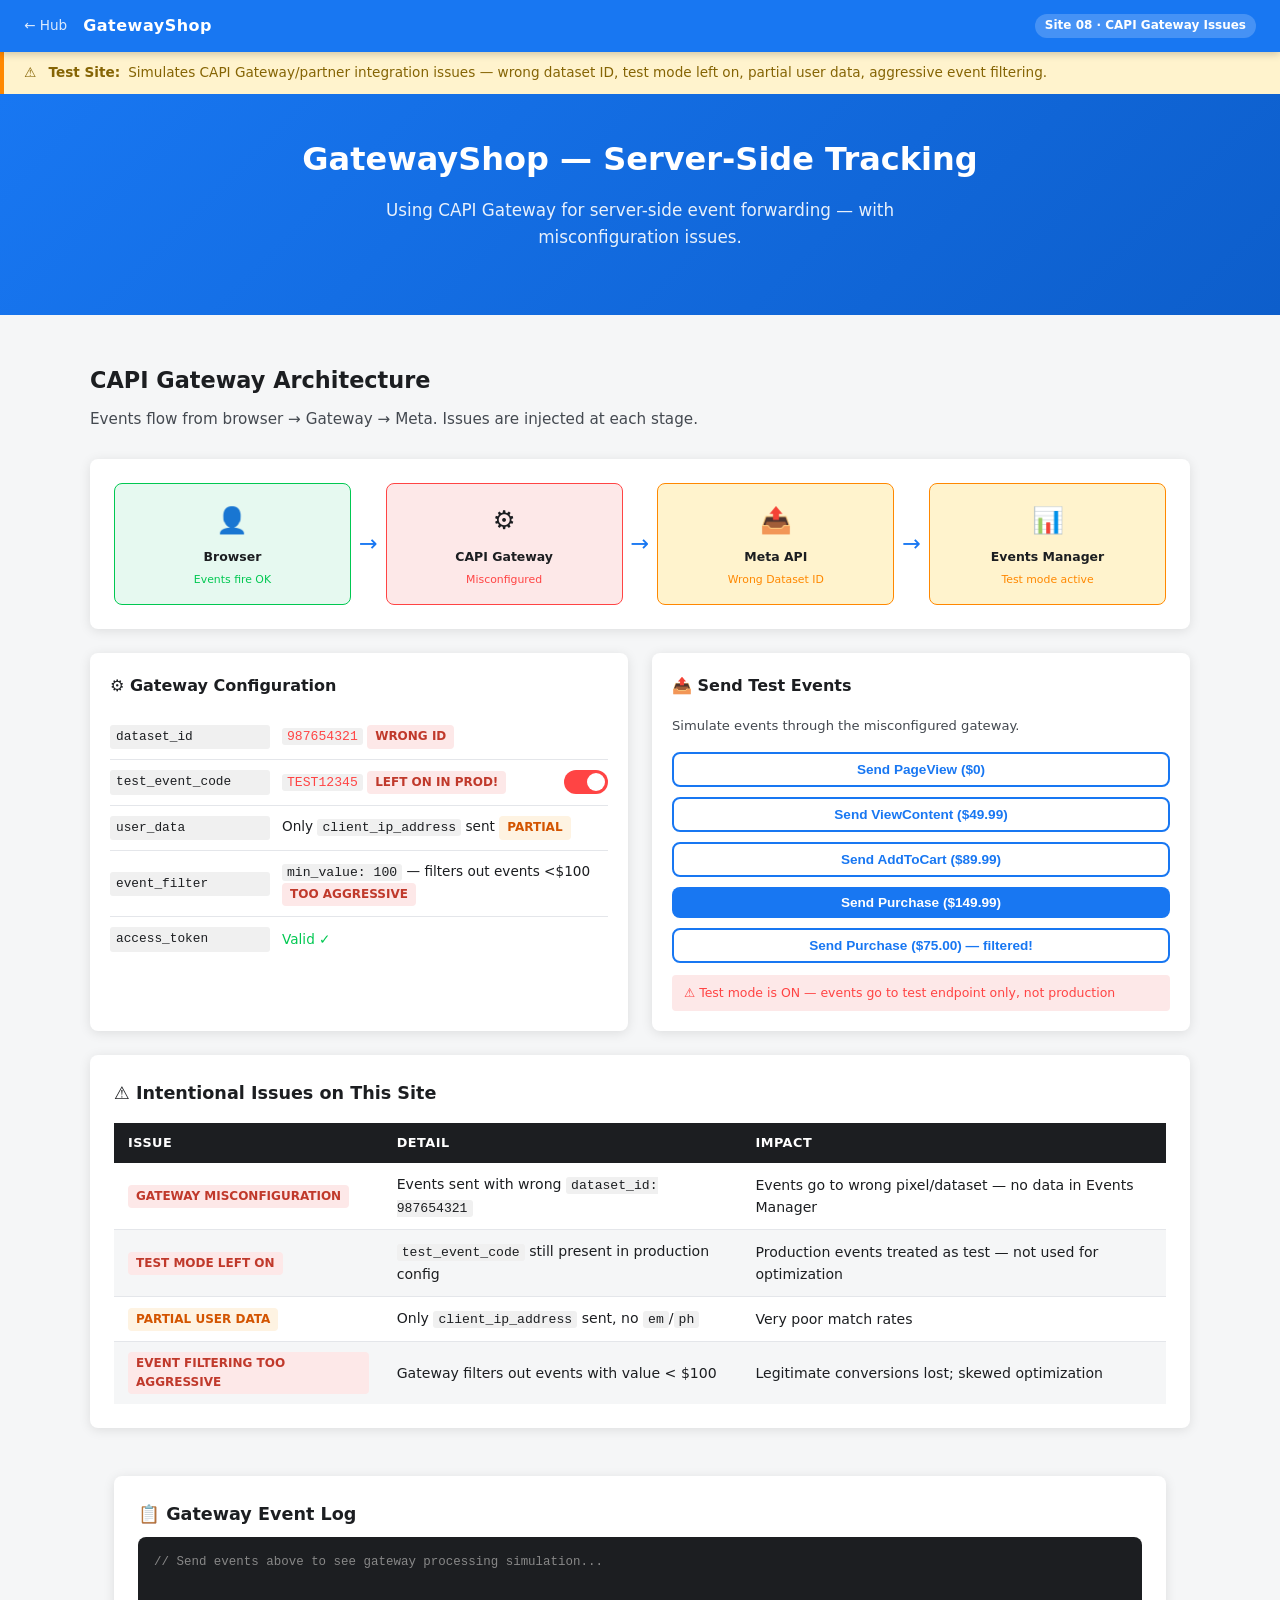
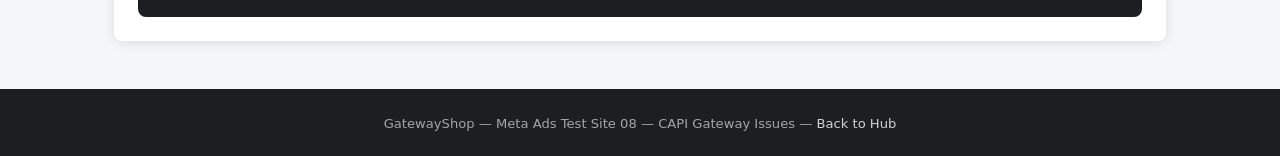
<file: expansion_capi/index.html>
<!DOCTYPE html>
<html lang="en">
<head>
  <meta charset="UTF-8" />
  <meta name="viewport" content="width=device-width, initial-scale=1.0" />
  <title>GatewayShop — CAPI Gateway Test</title>
  <link rel="stylesheet" href="../style.css" />

  <!-- Meta Pixel Code — Signals Pixel (2600343890366158) -->
  <script>
  !function(f,b,e,v,n,t,s)
  {if(f.fbq)return;n=f.fbq=function(){n.callMethod?
  n.callMethod.apply(n,arguments):n.queue.push(arguments)};
  if(!f._fbq)f._fbq=n;n.push=n;n.loaded=!0;n.version='2.0';
  n.queue=[];t=b.createElement(e);t.async=!0;
  t.src=v;s=b.getElementsByTagName(e)[0];
  s.parentNode.insertBefore(t,s)}(window, document,'script',
  'https://connect.facebook.net/en_US/fbevents.js');
  fbq('init', '2600343890366158');
  fbq('track', 'PageView');
  </script>
  <noscript><img height="1" width="1" style="display:none"
  src="https://www.facebook.com/tr?id=2600343890366158&ev=PageView&noscript=1"
  /></noscript>
  <!-- End Meta Pixel Code -->

  <style>
    .gateway-diagram {
      display: flex; align-items: center; gap: 0; margin: 24px 0; overflow-x: auto;
      background: var(--white); border-radius: var(--radius); box-shadow: var(--shadow); padding: 24px;
    }
    .gw-node {
      flex: 1; min-width: 100px; text-align: center; padding: 16px 8px;
      border-radius: var(--radius); background: var(--gray-100); border: 1px solid var(--gray-200);
    }
    .gw-node.error  { background: #fde8e8; border-color: var(--red); }
    .gw-node.warn   { background: #fff3cd; border-color: var(--orange); }
    .gw-node.ok     { background: #e6f9f0; border-color: var(--green); }
    .gw-arrow { font-size: 1.4rem; color: var(--blue); padding: 0 8px; flex-shrink: 0; }
    .gw-node .node-icon { font-size: 1.6rem; margin-bottom: 6px; }
    .gw-node .node-name { font-size: .78rem; font-weight: 700; }
    .gw-node .node-issue { font-size: .68rem; margin-top: 4px; }
    .config-panel {
      background: var(--white); border-radius: var(--radius); box-shadow: var(--shadow); padding: 20px;
    }
    .config-row { display: flex; align-items: center; gap: 12px; padding: 10px 0; border-bottom: 1px solid var(--gray-200); font-size: .85rem; }
    .config-row:last-child { border-bottom: none; }
    .config-key { font-family: monospace; font-size: .8rem; background: #f0f0f0; padding: 2px 6px; border-radius: 3px; flex-shrink: 0; min-width: 160px; }
    .config-val { flex: 1; }
    .config-status { flex-shrink: 0; }
    code { background: #f0f0f0; padding: 1px 5px; border-radius: 3px; font-size: .82rem; font-family: monospace; }
    .toggle-switch { position: relative; display: inline-block; width: 44px; height: 24px; }
    .toggle-switch input { opacity: 0; width: 0; height: 0; }
    .toggle-slider { position: absolute; cursor: pointer; top: 0; left: 0; right: 0; bottom: 0; background: #ccc; border-radius: 24px; transition: .3s; }
    .toggle-slider:before { position: absolute; content: ""; height: 18px; width: 18px; left: 3px; bottom: 3px; background: white; border-radius: 50%; transition: .3s; }
    input:checked + .toggle-slider { background: var(--red); }
    input:checked + .toggle-slider:before { transform: translateX(20px); }
  </style>
</head>
<body>

<nav class="site-nav">
  <a class="back-link" href="../index.html">&#8592; Hub</a>
  <a class="logo" href="#">GatewayShop</a>
  <span class="badge">Site 08 · CAPI Gateway Issues</span>
</nav>

<div class="issue-banner">
  &#9888;&nbsp;<strong>Test Site:</strong> Simulates CAPI Gateway/partner integration issues — wrong dataset ID, test mode left on, partial user data, aggressive event filtering.
</div>

<div class="hero" style="padding:40px 24px;">
  <h1>GatewayShop — Server-Side Tracking</h1>
  <p>Using CAPI Gateway for server-side event forwarding — with misconfiguration issues.</p>
</div>

<div class="container section">

  <!-- Gateway Diagram -->
  <h2 class="section-title">CAPI Gateway Architecture</h2>
  <p class="section-sub">Events flow from browser → Gateway → Meta. Issues are injected at each stage.</p>

  <div class="gateway-diagram">
    <div class="gw-node ok">
      <div class="node-icon">&#128100;</div>
      <div class="node-name">Browser</div>
      <div class="node-issue" style="color:var(--green);">Events fire OK</div>
    </div>
    <div class="gw-arrow">→</div>
    <div class="gw-node error">
      <div class="node-icon">&#9881;</div>
      <div class="node-name">CAPI Gateway</div>
      <div class="node-issue" style="color:var(--red);">Misconfigured</div>
    </div>
    <div class="gw-arrow">→</div>
    <div class="gw-node warn">
      <div class="node-icon">&#128228;</div>
      <div class="node-name">Meta API</div>
      <div class="node-issue" style="color:var(--orange);">Wrong Dataset ID</div>
    </div>
    <div class="gw-arrow">→</div>
    <div class="gw-node warn">
      <div class="node-icon">&#128202;</div>
      <div class="node-name">Events Manager</div>
      <div class="node-issue" style="color:var(--orange);">Test mode active</div>
    </div>
  </div>

  <div style="display:grid; grid-template-columns:1fr 1fr; gap:24px; margin-top:24px;">

    <!-- Gateway Config Panel -->
    <div class="config-panel">
      <h3 style="font-size:1rem; font-weight:700; margin-bottom:16px;">&#9881; Gateway Configuration</h3>

      <div class="config-row">
        <span class="config-key">dataset_id</span>
        <span class="config-val"><code style="color:var(--red);">987654321</code> <span class="tag tag-red">Wrong ID</span></span>
        <span class="config-status"></span>
      </div>
      <div class="config-row">
        <span class="config-key">test_event_code</span>
        <span class="config-val"><code style="color:var(--red);">TEST12345</code> <span class="tag tag-red">Left on in prod!</span></span>
        <span class="config-status">
          <label class="toggle-switch"><input type="checkbox" checked id="test-mode-toggle" onchange="toggleTestMode()"><span class="toggle-slider"></span></label>
        </span>
      </div>
      <div class="config-row">
        <span class="config-key">user_data</span>
        <span class="config-val">Only <code>client_ip_address</code> sent <span class="tag tag-orange">Partial</span></span>
      </div>
      <div class="config-row">
        <span class="config-key">event_filter</span>
        <span class="config-val"><code>min_value: 100</code> — filters out events &lt;$100 <span class="tag tag-red">Too aggressive</span></span>
      </div>
      <div class="config-row">
        <span class="config-key">access_token</span>
        <span class="config-val" style="color:var(--green);">Valid &#10003;</span>
      </div>
    </div>

    <!-- Event Simulation -->
    <div>
      <div class="config-panel">
        <h3 style="font-size:1rem; font-weight:700; margin-bottom:16px;">&#128228; Send Test Events</h3>
        <p style="font-size:.82rem; color:var(--gray-700); margin-bottom:16px;">Simulate events through the misconfigured gateway.</p>

        <div style="display:flex; flex-direction:column; gap:10px;">
          <button class="btn btn-outline btn-sm" onclick="sendGatewayEvent('PageView', 0)">Send PageView ($0)</button>
          <button class="btn btn-outline btn-sm" onclick="sendGatewayEvent('ViewContent', 49.99)">Send ViewContent ($49.99)</button>
          <button class="btn btn-outline btn-sm" onclick="sendGatewayEvent('AddToCart', 89.99)">Send AddToCart ($89.99)</button>
          <button class="btn btn-primary btn-sm" onclick="sendGatewayEvent('Purchase', 149.99)">Send Purchase ($149.99)</button>
          <button class="btn btn-outline btn-sm" onclick="sendGatewayEvent('Purchase', 75.00)">Send Purchase ($75.00) — filtered!</button>
        </div>

        <div id="test-mode-notice" style="margin-top:12px; padding:8px 12px; background:#fde8e8; border-radius:4px; font-size:.78rem; color:var(--red);">
          &#9888; Test mode is ON — events go to test endpoint only, not production
        </div>
      </div>
    </div>

  </div>

  <!-- Issues Reference -->
  <div class="card mt-24">
    <div class="card-body">
      <h3 class="card-title">&#9888; Intentional Issues on This Site</h3>
      <table class="issue-table">
        <thead><tr><th>Issue</th><th>Detail</th><th>Impact</th></tr></thead>
        <tbody>
          <tr>
            <td><span class="tag tag-red">Gateway misconfiguration</span></td>
            <td>Events sent with wrong <code>dataset_id: 987654321</code></td>
            <td>Events go to wrong pixel/dataset — no data in Events Manager</td>
          </tr>
          <tr>
            <td><span class="tag tag-red">Test mode left on</span></td>
            <td><code>test_event_code</code> still present in production config</td>
            <td>Production events treated as test — not used for optimization</td>
          </tr>
          <tr>
            <td><span class="tag tag-orange">Partial user data</span></td>
            <td>Only <code>client_ip_address</code> sent, no <code>em</code>/<code>ph</code></td>
            <td>Very poor match rates</td>
          </tr>
          <tr>
            <td><span class="tag tag-red">Event filtering too aggressive</span></td>
            <td>Gateway filters out events with value &lt; $100</td>
            <td>Legitimate conversions lost; skewed optimization</td>
          </tr>
        </tbody>
      </table>
    </div>
  </div>
</div>

<!-- Event Log -->
<div class="container" style="margin-bottom:48px;">
  <div class="card">
    <div class="card-body">
      <h3 class="card-title">&#128203; Gateway Event Log</h3>
      <div id="event-log" style="font-family:monospace; font-size:.78rem; background:#1c1e21; color:#00c851; padding:16px; border-radius:var(--radius); min-height:80px; max-height:260px; overflow-y:auto;">
        <span style="color:#888;">// Send events above to see gateway processing simulation...</span>
      </div>
    </div>
  </div>
</div>

<footer>
  GatewayShop &mdash; Meta Ads Test Site 08 &mdash; CAPI Gateway Issues &mdash;
  <a href="../index.html">Back to Hub</a>
</footer>

<script>
  let testModeOn = true;

  function log(msg, color) {
    const el = document.getElementById('event-log');
    const ts = new Date().toLocaleTimeString();
    const c = color || '#00c851';
    el.innerHTML += `<span style="color:${c}">[${ts}] ${msg}</span>\n`;
    el.scrollTop = el.scrollHeight;
  }

  function toggleTestMode() {
    testModeOn = document.getElementById('test-mode-toggle').checked;
    document.getElementById('test-mode-notice').style.display = testModeOn ? 'block' : 'none';
    log(testModeOn
      ? `// ⚠ Test mode turned ON — events will NOT count in production`
      : `// Test mode turned OFF — but dataset_id is still wrong!`,
      testModeOn ? '#ff4444' : '#ff8800');
  }

  function sendGatewayEvent(name, value) {
    log(`// Sending ${name} (value: $${value}) through gateway...`, '#888');
    log(`POST https://graph.facebook.com/v18.0/987654321/events  // ⚠ ISSUE: Wrong dataset_id`, '#ff4444');
    log(`{`);
    log(`  "event_name": "${name}",`);
    log(`  "event_time": ${Math.floor(Date.now() / 1000)},`);

    if (testModeOn) {
      log(`  "test_event_code": "TEST12345",  // ⚠ ISSUE: Test mode active in production`, '#ff4444');
    }

    log(`  "user_data": {`);
    log(`    "client_ip_address": "203.0.113.42"  // ⚠ ISSUE: Only IP sent, no em/ph/external_id`, '#ff8800');
    log(`  },`);
    log(`  "custom_data": { "value": ${value}, "currency": "USD" }`);
    log(`}`);

    // Simulate event filtering
    if (value > 0 && value < 100) {
      log(`// ⚠ ISSUE: Gateway filter BLOCKED this event — value $${value} < $100 threshold`, '#ff4444');
    } else if (value === 0) {
      log(`// ⚠ ISSUE: Gateway filter BLOCKED PageView — no value`, '#ff8800');
    } else {
      log(`// Event passed filter (value $${value} >= $100) — but still going to wrong dataset`, '#ff8800');
    }
  }
</script>

</body>
</html>
</file>
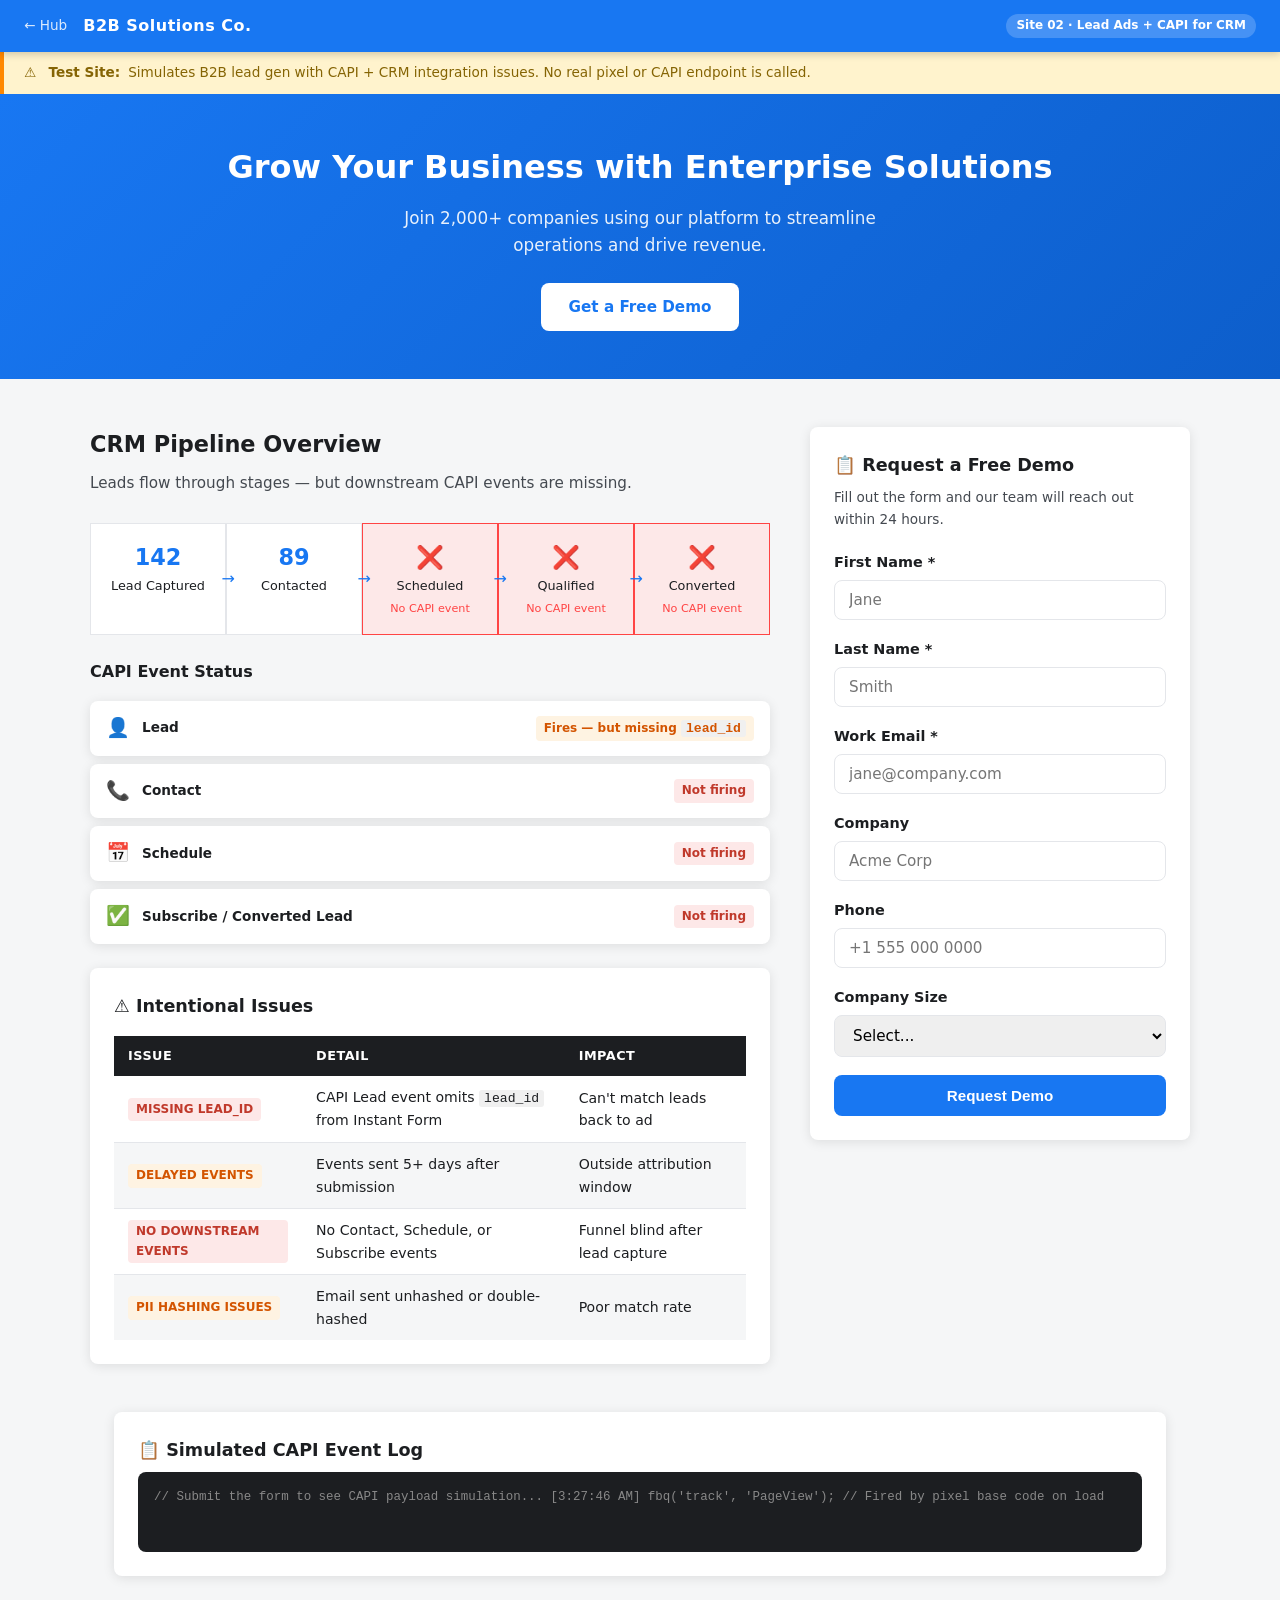
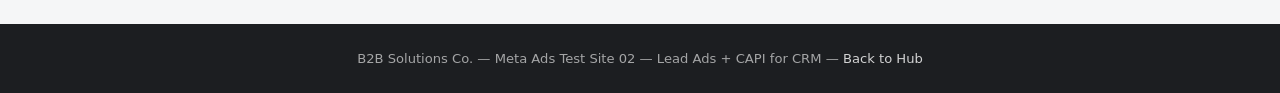
<file: lead_ads_conversions_api_for_crm/index.html>
<!DOCTYPE html>
<html lang="en">
<head>
  <meta charset="UTF-8" />
  <meta name="viewport" content="width=device-width, initial-scale=1.0" />
  <title>B2B Solutions — Lead Ads + CAPI Test</title>
  <link rel="stylesheet" href="../style.css" />

  <!-- Meta Pixel Code — Leads Pixel (1153691500073913) -->
  <script>
  !function(f,b,e,v,n,t,s)
  {if(f.fbq)return;n=f.fbq=function(){n.callMethod?
  n.callMethod.apply(n,arguments):n.queue.push(arguments)};
  if(!f._fbq)f._fbq=n;n.push=n;n.loaded=!0;n.version='2.0';
  n.queue=[];t=b.createElement(e);t.async=!0;
  t.src=v;s=b.getElementsByTagName(e)[0];
  s.parentNode.insertBefore(t,s)}(window, document,'script',
  'https://connect.facebook.net/en_US/fbevents.js');
  fbq('init', '1153691500073913');
  fbq('track', 'PageView');
  </script>
  <noscript><img height="1" width="1" style="display:none"
  src="https://www.facebook.com/tr?id=1153691500073913&ev=PageView&noscript=1"
  /></noscript>
  <!-- End Meta Pixel Code -->

  <style>
    .crm-pipeline {
      display: flex; gap: 0; margin: 24px 0; overflow-x: auto;
    }
    .pipeline-stage {
      flex: 1; min-width: 110px; text-align: center; padding: 16px 8px;
      background: var(--white); border: 1px solid var(--gray-200);
      position: relative; font-size: .8rem;
    }
    .pipeline-stage .stage-count {
      font-size: 1.4rem; font-weight: 700; color: var(--blue); display: block;
    }
    .pipeline-stage.missing { background: #fde8e8; border-color: var(--red); }
    .pipeline-stage.missing .stage-count { color: var(--red); }
    .pipeline-stage:not(:last-child)::after {
      content: '→'; position: absolute; right: -10px; top: 50%; transform: translateY(-50%);
      font-size: 1rem; color: var(--blue); z-index: 1;
    }
    .capi-flow { display: flex; flex-direction: column; gap: 8px; margin: 16px 0; }
    .capi-event {
      display: flex; align-items: center; gap: 12px;
      background: var(--white); border-radius: var(--radius);
      padding: 12px 16px; box-shadow: var(--shadow); font-size: .85rem;
    }
    .capi-event .event-icon { font-size: 1.2rem; }
    .capi-event .event-name { font-weight: 700; flex: 1; }
    .capi-event .event-status { font-size: .75rem; padding: 2px 8px; border-radius: 4px; font-weight: 700; }
    .status-ok   { background: #e6f9f0; color: #27ae60; }
    .status-warn { background: #fef3e2; color: #d35400; }
    .status-err  { background: #fde8e8; color: #c0392b; }
    code { background: #f0f0f0; padding: 1px 5px; border-radius: 3px; font-size: .82rem; font-family: monospace; }
  </style>
</head>
<body>

<nav class="site-nav">
  <a class="back-link" href="../index.html">&#8592; Hub</a>
  <a class="logo" href="#">B2B Solutions Co.</a>
  <span class="badge">Site 02 · Lead Ads + CAPI for CRM</span>
</nav>

<div class="issue-banner">
  &#9888;&nbsp;<strong>Test Site:</strong> Simulates B2B lead gen with CAPI + CRM integration issues. No real pixel or CAPI endpoint is called.
</div>

<!-- HERO -->
<div class="hero" style="padding:48px 24px;">
  <h1>Grow Your Business with Enterprise Solutions</h1>
  <p>Join 2,000+ companies using our platform to streamline operations and drive revenue.</p>
  <a href="#lead-form" class="btn btn-white">Get a Free Demo</a>
</div>

<div class="container section">
  <div style="display:grid; grid-template-columns:1fr 380px; gap:40px; align-items:start;">

    <!-- Left: CRM Pipeline + CAPI Flow -->
    <div>
      <h2 class="section-title">CRM Pipeline Overview</h2>
      <p class="section-sub">Leads flow through stages — but downstream CAPI events are missing.</p>

      <div class="crm-pipeline">
        <div class="pipeline-stage">
          <span class="stage-count">142</span>
          Lead Captured
        </div>
        <div class="pipeline-stage">
          <span class="stage-count">89</span>
          Contacted
        </div>
        <div class="pipeline-stage missing">
          <span class="stage-count">&#10060;</span>
          Scheduled
          <div style="font-size:.7rem; color:var(--red); margin-top:4px;">No CAPI event</div>
        </div>
        <div class="pipeline-stage missing">
          <span class="stage-count">&#10060;</span>
          Qualified
          <div style="font-size:.7rem; color:var(--red); margin-top:4px;">No CAPI event</div>
        </div>
        <div class="pipeline-stage missing">
          <span class="stage-count">&#10060;</span>
          Converted
          <div style="font-size:.7rem; color:var(--red); margin-top:4px;">No CAPI event</div>
        </div>
      </div>

      <h3 style="font-size:1rem; font-weight:700; margin:24px 0 12px;">CAPI Event Status</h3>
      <div class="capi-flow">
        <div class="capi-event">
          <span class="event-icon">&#128100;</span>
          <span class="event-name">Lead</span>
          <span class="event-status status-warn">Fires — but missing <code>lead_id</code></span>
        </div>
        <div class="capi-event">
          <span class="event-icon">&#128222;</span>
          <span class="event-name">Contact</span>
          <span class="event-status status-err">Not firing</span>
        </div>
        <div class="capi-event">
          <span class="event-icon">&#128197;</span>
          <span class="event-name">Schedule</span>
          <span class="event-status status-err">Not firing</span>
        </div>
        <div class="capi-event">
          <span class="event-icon">&#9989;</span>
          <span class="event-name">Subscribe / Converted Lead</span>
          <span class="event-status status-err">Not firing</span>
        </div>
      </div>

      <!-- Issues table -->
      <div class="card mt-24">
        <div class="card-body">
          <h3 class="card-title">&#9888; Intentional Issues</h3>
          <table class="issue-table">
            <thead><tr><th>Issue</th><th>Detail</th><th>Impact</th></tr></thead>
            <tbody>
              <tr>
                <td><span class="tag tag-red">Missing lead_id</span></td>
                <td>CAPI Lead event omits <code>lead_id</code> from Instant Form</td>
                <td>Can't match leads back to ad</td>
              </tr>
              <tr>
                <td><span class="tag tag-orange">Delayed events</span></td>
                <td>Events sent 5+ days after submission</td>
                <td>Outside attribution window</td>
              </tr>
              <tr>
                <td><span class="tag tag-red">No downstream events</span></td>
                <td>No Contact, Schedule, or Subscribe events</td>
                <td>Funnel blind after lead capture</td>
              </tr>
              <tr>
                <td><span class="tag tag-orange">PII hashing issues</span></td>
                <td>Email sent unhashed or double-hashed</td>
                <td>Poor match rate</td>
              </tr>
            </tbody>
          </table>
        </div>
      </div>
    </div>

    <!-- Right: Lead Form -->
    <div id="lead-form">
      <div class="card">
        <div class="card-body">
          <h3 class="card-title">&#128203; Request a Free Demo</h3>
          <p style="font-size:.85rem; color:var(--gray-700); margin-bottom:20px;">Fill out the form and our team will reach out within 24 hours.</p>

          <form onsubmit="submitLead(event)">
            <div class="form-group">
              <label>First Name *</label>
              <input type="text" id="fname" placeholder="Jane" required />
            </div>
            <div class="form-group">
              <label>Last Name *</label>
              <input type="text" id="lname" placeholder="Smith" required />
            </div>
            <div class="form-group">
              <label>Work Email *</label>
              <input type="email" id="email" placeholder="jane@company.com" required />
            </div>
            <div class="form-group">
              <label>Company</label>
              <input type="text" id="company" placeholder="Acme Corp" />
            </div>
            <div class="form-group">
              <label>Phone</label>
              <input type="tel" id="phone" placeholder="+1 555 000 0000" />
            </div>
            <div class="form-group">
              <label>Company Size</label>
              <select id="size">
                <option value="">Select...</option>
                <option>1–10 employees</option>
                <option>11–50 employees</option>
                <option>51–200 employees</option>
                <option>200+ employees</option>
              </select>
            </div>
            <button type="submit" class="btn btn-primary btn-full">Request Demo</button>
          </form>

          <div id="lead-result" style="display:none; margin-top:16px; padding:12px; background:#e6f9f0; border-radius:var(--radius); font-size:.85rem; color:#27ae60;">
            &#9989; Lead submitted! Check the event log for CAPI payload issues.
          </div>
        </div>
      </div>
    </div>

  </div>
</div>

<!-- Event Log -->
<div class="container" style="margin-bottom:48px;">
  <div class="card">
    <div class="card-body">
      <h3 class="card-title">&#128203; Simulated CAPI Event Log</h3>
      <div id="event-log" style="font-family:monospace; font-size:.78rem; background:#1c1e21; color:#00c851; padding:16px; border-radius:var(--radius); min-height:80px; max-height:260px; overflow-y:auto;">
        <span style="color:#888;">// Submit the form to see CAPI payload simulation...</span>
      </div>
    </div>
  </div>
</div>

<footer>
  B2B Solutions Co. &mdash; Meta Ads Test Site 02 &mdash; Lead Ads + CAPI for CRM &mdash;
  <a href="../index.html">Back to Hub</a>
</footer>

<script>
  function log(msg, color) {
    const el = document.getElementById('event-log');
    const ts = new Date().toLocaleTimeString();
    const c = color || '#00c851';
    el.innerHTML += `\n<span style="color:${c}">[${ts}] ${msg}</span>`;
    el.scrollTop = el.scrollHeight;
  }

  function submitLead(e) {
    e.preventDefault();
    const email = document.getElementById('email').value;
    const phone = document.getElementById('phone').value;

    document.getElementById('lead-result').style.display = 'block';

    // Real fbq() Lead event — fires browser-side
    fbq('track', 'Lead', { content_name: 'Demo Request' });
    log(`fbq('track', 'Lead', { content_name: 'Demo Request' });  // Browser-side pixel event fired`);

    // Simulate CAPI Lead event — intentionally missing lead_id, email not hashed
    log(`// CAPI Lead Event Fired (server-side)`, '#888');
    log(`POST /conversions/events`);
    log(`{`);
    log(`  "event_name": "Lead",`);
    log(`  "event_time": ${Math.floor(Date.now() / 1000)},`);
    log(`  "user_data": {`);
    log(`    "em": "${email}",   // ⚠ ISSUE: email NOT hashed (should be SHA256)`, '#ff8800');
    log(`    "ph": "${phone || 'MISSING'}"   // ⚠ ISSUE: phone not normalized/hashed`, '#ff8800');
    log(`  },`);
    log(`  // ⚠ ISSUE: lead_id missing — cannot match to Instant Form submission`, '#ff4444');
    log(`  // ⚠ ISSUE: No Contact/Schedule/Subscribe events will follow`, '#ff4444');
    log(`}`);
    log(`// NOTE: Downstream CRM events will be sent 5+ days late (outside attribution window)`, '#ff8800');
  }

  // PageView already fired by pixel base code in <head>
  log(`fbq('track', 'PageView');  // Fired by pixel base code on load`, '#888');
</script>

</body>
</html>
</file>
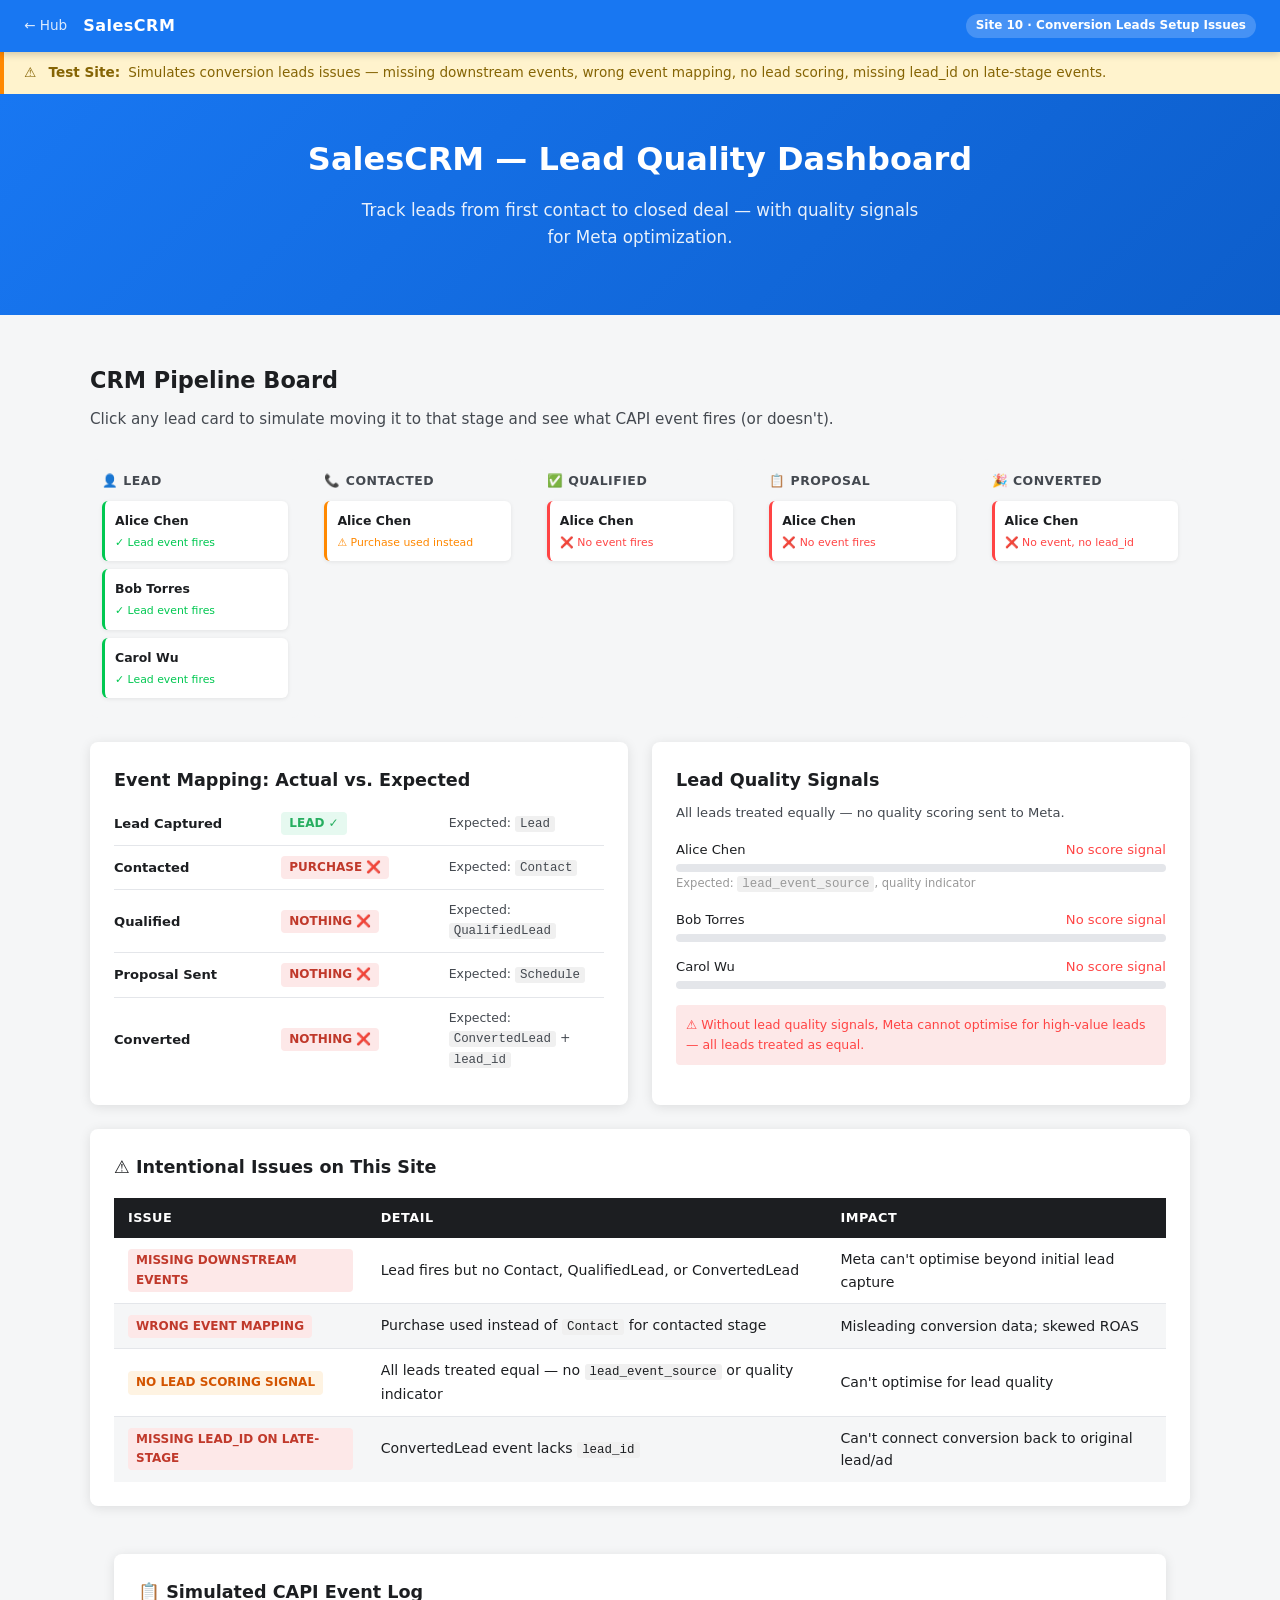
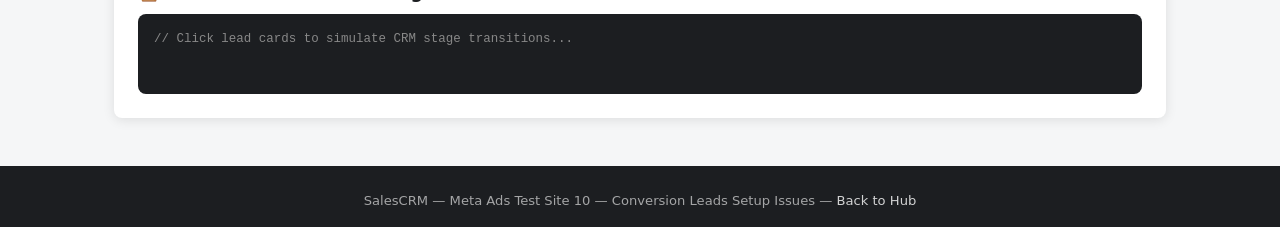
<file: leads_conversion_leads_setup/index.html>
<!DOCTYPE html>
<html lang="en">
<head>
  <meta charset="UTF-8" />
  <meta name="viewport" content="width=device-width, initial-scale=1.0" />
  <title>SalesForce CRM — Conversion Leads Test</title>
  <link rel="stylesheet" href="../style.css" />

  <!-- Meta Pixel Code — Leads Pixel (1153691500073913) -->
  <script>
  !function(f,b,e,v,n,t,s)
  {if(f.fbq)return;n=f.fbq=function(){n.callMethod?
  n.callMethod.apply(n,arguments):n.queue.push(arguments)};
  if(!f._fbq)f._fbq=n;n.push=n;n.loaded=!0;n.version='2.0';
  n.queue=[];t=b.createElement(e);t.async=!0;
  t.src=v;s=b.getElementsByTagName(e)[0];
  s.parentNode.insertBefore(t,s)}(window, document,'script',
  'https://connect.facebook.net/en_US/fbevents.js');
  fbq('init', '1153691500073913');
  fbq('track', 'PageView');
  </script>
  <noscript><img height="1" width="1" style="display:none"
  src="https://www.facebook.com/tr?id=1153691500073913&ev=PageView&noscript=1"
  /></noscript>
  <!-- End Meta Pixel Code -->

  <style>
    .crm-board { display: grid; grid-template-columns: repeat(5, 1fr); gap: 12px; margin: 24px 0; overflow-x: auto; }
    .crm-column { background: var(--gray-100); border-radius: var(--radius); padding: 12px; min-width: 140px; }
    .crm-column h4 { font-size: .78rem; font-weight: 700; text-transform: uppercase; letter-spacing: .5px; margin-bottom: 10px; color: var(--gray-700); }
    .crm-card { background: var(--white); border-radius: 6px; padding: 10px; margin-bottom: 8px; box-shadow: 0 1px 4px rgba(0,0,0,.08); font-size: .78rem; cursor: pointer; border-left: 3px solid var(--gray-200); }
    .crm-card:hover { box-shadow: 0 2px 8px rgba(0,0,0,.12); }
    .crm-card.no-event { border-left-color: var(--red); }
    .crm-card.wrong-event { border-left-color: var(--orange); }
    .crm-card.ok-event { border-left-color: var(--green); }
    .crm-card .lead-name { font-weight: 700; margin-bottom: 3px; }
    .crm-card .lead-event { font-size: .68rem; }
    .event-map-row { display: flex; align-items: center; gap: 12px; padding: 10px 0; border-bottom: 1px solid var(--gray-200); font-size: .82rem; }
    .event-map-row:last-child { border-bottom: none; }
    .event-map-row .stage { flex: 1; font-weight: 600; }
    .event-map-row .actual { flex: 1; }
    .event-map-row .expected { flex: 1; color: var(--gray-700); font-size: .78rem; }
    code { background: #f0f0f0; padding: 1px 5px; border-radius: 3px; font-size: .78rem; font-family: monospace; }
    .score-bar { height: 8px; border-radius: 4px; background: var(--gray-200); overflow: hidden; margin-top: 4px; }
    .score-fill { height: 100%; border-radius: 4px; background: var(--blue); }
  </style>
</head>
<body>

<nav class="site-nav">
  <a class="back-link" href="../index.html">&#8592; Hub</a>
  <a class="logo" href="#">SalesCRM</a>
  <span class="badge">Site 10 · Conversion Leads Setup Issues</span>
</nav>

<div class="issue-banner">
  &#9888;&nbsp;<strong>Test Site:</strong> Simulates conversion leads issues — missing downstream events, wrong event mapping, no lead scoring, missing lead_id on late-stage events.
</div>

<div class="hero" style="padding:40px 24px;">
  <h1>SalesCRM — Lead Quality Dashboard</h1>
  <p>Track leads from first contact to closed deal — with quality signals for Meta optimization.</p>
</div>

<div class="container section">

  <!-- CRM Kanban Board -->
  <h2 class="section-title">CRM Pipeline Board</h2>
  <p class="section-sub">Click any lead card to simulate moving it to that stage and see what CAPI event fires (or doesn't).</p>

  <div class="crm-board">
    <div class="crm-column">
      <h4>&#128100; Lead</h4>
      <div class="crm-card ok-event" onclick="moveToStage('Alice Chen', 'Lead')">
        <div class="lead-name">Alice Chen</div>
        <div class="lead-event" style="color:var(--green);">&#10003; Lead event fires</div>
      </div>
      <div class="crm-card ok-event" onclick="moveToStage('Bob Torres', 'Lead')">
        <div class="lead-name">Bob Torres</div>
        <div class="lead-event" style="color:var(--green);">&#10003; Lead event fires</div>
      </div>
      <div class="crm-card ok-event" onclick="moveToStage('Carol Wu', 'Lead')">
        <div class="lead-name">Carol Wu</div>
        <div class="lead-event" style="color:var(--green);">&#10003; Lead event fires</div>
      </div>
    </div>

    <div class="crm-column">
      <h4>&#128222; Contacted</h4>
      <div class="crm-card wrong-event" onclick="moveToStage('Alice Chen', 'Contact')">
        <div class="lead-name">Alice Chen</div>
        <div class="lead-event" style="color:var(--orange);">&#9888; Purchase used instead</div>
      </div>
    </div>

    <div class="crm-column">
      <h4>&#9989; Qualified</h4>
      <div class="crm-card no-event" onclick="moveToStage('Alice Chen', 'QualifiedLead')">
        <div class="lead-name">Alice Chen</div>
        <div class="lead-event" style="color:var(--red);">&#10060; No event fires</div>
      </div>
    </div>

    <div class="crm-column">
      <h4>&#128203; Proposal</h4>
      <div class="crm-card no-event" onclick="moveToStage('Alice Chen', 'Schedule')">
        <div class="lead-name">Alice Chen</div>
        <div class="lead-event" style="color:var(--red);">&#10060; No event fires</div>
      </div>
    </div>

    <div class="crm-column">
      <h4>&#127881; Converted</h4>
      <div class="crm-card no-event" onclick="moveToStage('Alice Chen', 'ConvertedLead')">
        <div class="lead-name">Alice Chen</div>
        <div class="lead-event" style="color:var(--red);">&#10060; No event, no lead_id</div>
      </div>
    </div>
  </div>

  <div style="display:grid; grid-template-columns:1fr 1fr; gap:24px; margin-top:24px;">

    <!-- Event Mapping -->
    <div class="card">
      <div class="card-body">
        <h3 class="card-title">Event Mapping: Actual vs. Expected</h3>
        <div class="event-map-row">
          <span class="stage">Lead Captured</span>
          <span class="actual"><span class="tag tag-green">Lead &#10003;</span></span>
          <span class="expected">Expected: <code>Lead</code></span>
        </div>
        <div class="event-map-row">
          <span class="stage">Contacted</span>
          <span class="actual"><span class="tag tag-red">Purchase &#10060;</span></span>
          <span class="expected">Expected: <code>Contact</code></span>
        </div>
        <div class="event-map-row">
          <span class="stage">Qualified</span>
          <span class="actual"><span class="tag tag-red">Nothing &#10060;</span></span>
          <span class="expected">Expected: <code>QualifiedLead</code></span>
        </div>
        <div class="event-map-row">
          <span class="stage">Proposal Sent</span>
          <span class="actual"><span class="tag tag-red">Nothing &#10060;</span></span>
          <span class="expected">Expected: <code>Schedule</code></span>
        </div>
        <div class="event-map-row">
          <span class="stage">Converted</span>
          <span class="actual"><span class="tag tag-red">Nothing &#10060;</span></span>
          <span class="expected">Expected: <code>ConvertedLead</code> + <code>lead_id</code></span>
        </div>
      </div>
    </div>

    <!-- Lead Scoring -->
    <div class="card">
      <div class="card-body">
        <h3 class="card-title">Lead Quality Signals</h3>
        <p style="font-size:.82rem; color:var(--gray-700); margin-bottom:16px;">All leads treated equally — no quality scoring sent to Meta.</p>

        <div style="margin-bottom:14px;">
          <div style="display:flex; justify-content:space-between; font-size:.82rem; margin-bottom:4px;">
            <span>Alice Chen</span>
            <span style="color:var(--red);">No score signal</span>
          </div>
          <div class="score-bar"><div class="score-fill" style="width:0%;"></div></div>
          <div style="font-size:.72rem; color:#999; margin-top:2px;">Expected: <code>lead_event_source</code>, quality indicator</div>
        </div>
        <div style="margin-bottom:14px;">
          <div style="display:flex; justify-content:space-between; font-size:.82rem; margin-bottom:4px;">
            <span>Bob Torres</span>
            <span style="color:var(--red);">No score signal</span>
          </div>
          <div class="score-bar"><div class="score-fill" style="width:0%;"></div></div>
        </div>
        <div>
          <div style="display:flex; justify-content:space-between; font-size:.82rem; margin-bottom:4px;">
            <span>Carol Wu</span>
            <span style="color:var(--red);">No score signal</span>
          </div>
          <div class="score-bar"><div class="score-fill" style="width:0%;"></div></div>
        </div>

        <div style="margin-top:16px; padding:10px; background:#fde8e8; border-radius:4px; font-size:.78rem; color:var(--red);">
          &#9888; Without lead quality signals, Meta cannot optimise for high-value leads — all leads treated as equal.
        </div>
      </div>
    </div>

  </div>

  <!-- Issues Reference -->
  <div class="card mt-24">
    <div class="card-body">
      <h3 class="card-title">&#9888; Intentional Issues on This Site</h3>
      <table class="issue-table">
        <thead><tr><th>Issue</th><th>Detail</th><th>Impact</th></tr></thead>
        <tbody>
          <tr>
            <td><span class="tag tag-red">Missing downstream events</span></td>
            <td>Lead fires but no Contact, QualifiedLead, or ConvertedLead</td>
            <td>Meta can't optimise beyond initial lead capture</td>
          </tr>
          <tr>
            <td><span class="tag tag-red">Wrong event mapping</span></td>
            <td>Purchase used instead of <code>Contact</code> for contacted stage</td>
            <td>Misleading conversion data; skewed ROAS</td>
          </tr>
          <tr>
            <td><span class="tag tag-orange">No lead scoring signal</span></td>
            <td>All leads treated equal — no <code>lead_event_source</code> or quality indicator</td>
            <td>Can't optimise for lead quality</td>
          </tr>
          <tr>
            <td><span class="tag tag-red">Missing lead_id on late-stage</span></td>
            <td>ConvertedLead event lacks <code>lead_id</code></td>
            <td>Can't connect conversion back to original lead/ad</td>
          </tr>
        </tbody>
      </table>
    </div>
  </div>
</div>

<!-- Event Log -->
<div class="container" style="margin-bottom:48px;">
  <div class="card">
    <div class="card-body">
      <h3 class="card-title">&#128203; Simulated CAPI Event Log</h3>
      <div id="event-log" style="font-family:monospace; font-size:.78rem; background:#1c1e21; color:#00c851; padding:16px; border-radius:var(--radius); min-height:80px; max-height:260px; overflow-y:auto;">
        <span style="color:#888;">// Click lead cards to simulate CRM stage transitions...</span>
      </div>
    </div>
  </div>
</div>

<footer>
  SalesCRM &mdash; Meta Ads Test Site 10 &mdash; Conversion Leads Setup Issues &mdash;
  <a href="../index.html">Back to Hub</a>
</footer>

<script>
  const leadIds = { 'Alice Chen': 'lead_abc123', 'Bob Torres': 'lead_def456', 'Carol Wu': 'lead_ghi789' };

  function log(msg, color) {
    const el = document.getElementById('event-log');
    const ts = new Date().toLocaleTimeString();
    const c = color || '#00c851';
    el.innerHTML += `<span style="color:${c}">[${ts}] ${msg}</span>\n`;
    el.scrollTop = el.scrollHeight;
  }

  function moveToStage(leadName, stage) {
    const leadId = leadIds[leadName];
    log(`// ${leadName} moved to stage: ${stage}`, '#888');

    switch(stage) {
      case 'Lead':
        // Real fbq() Lead event — correct implementation
        fbq('track', 'Lead', { content_name: 'Demo Request' });
        log(`fbq('track', 'Lead', { lead_id: '${leadId}', content_name: 'Demo Request' });  // Real event fired`);
        log(`// ✓ Correct event for Lead stage`);
        break;

      case 'Contact':
        // INTENTIONAL ISSUE: Using Purchase instead of Contact
        fbq('track', 'Purchase', { value: 0, currency: 'USD' });
        log(`fbq('track', 'Purchase', { value: 0, currency: 'USD' });  // ⚠ ISSUE: Should be 'Contact' — Real event fired`, '#ff4444');
        log(`  // ⚠ ISSUE: Wrong event type — Purchase used for Contacted stage`, '#ff4444');
        log(`  // ⚠ ISSUE: lead_id not passed — can't link to original lead`, '#ff4444');
        break;

      case 'QualifiedLead':
        log(`// ⚠ ISSUE: No CAPI event fires for QualifiedLead stage`, '#ff4444');
        log(`// Expected: POST /conversions/events { event_name: 'QualifiedLead', lead_id: '${leadId}' }`, '#888');
        break;

      case 'Schedule':
        log(`// ⚠ ISSUE: No CAPI event fires for Proposal/Schedule stage`, '#ff4444');
        log(`// Expected: POST /conversions/events { event_name: 'Schedule', lead_id: '${leadId}' }`, '#888');
        break;

      case 'ConvertedLead':
        log(`// ⚠ ISSUE: No CAPI event fires for ConvertedLead stage`, '#ff4444');
        log(`// ⚠ ISSUE: Even if it did, lead_id would be missing — can't connect to original lead`, '#ff4444');
        log(`// Expected: POST /conversions/events { event_name: 'ConvertedLead', lead_id: '${leadId}', lead_event_source: 'crm' }`, '#888');
        break;
    }
  }
</script>

</body>
</html>
</file>
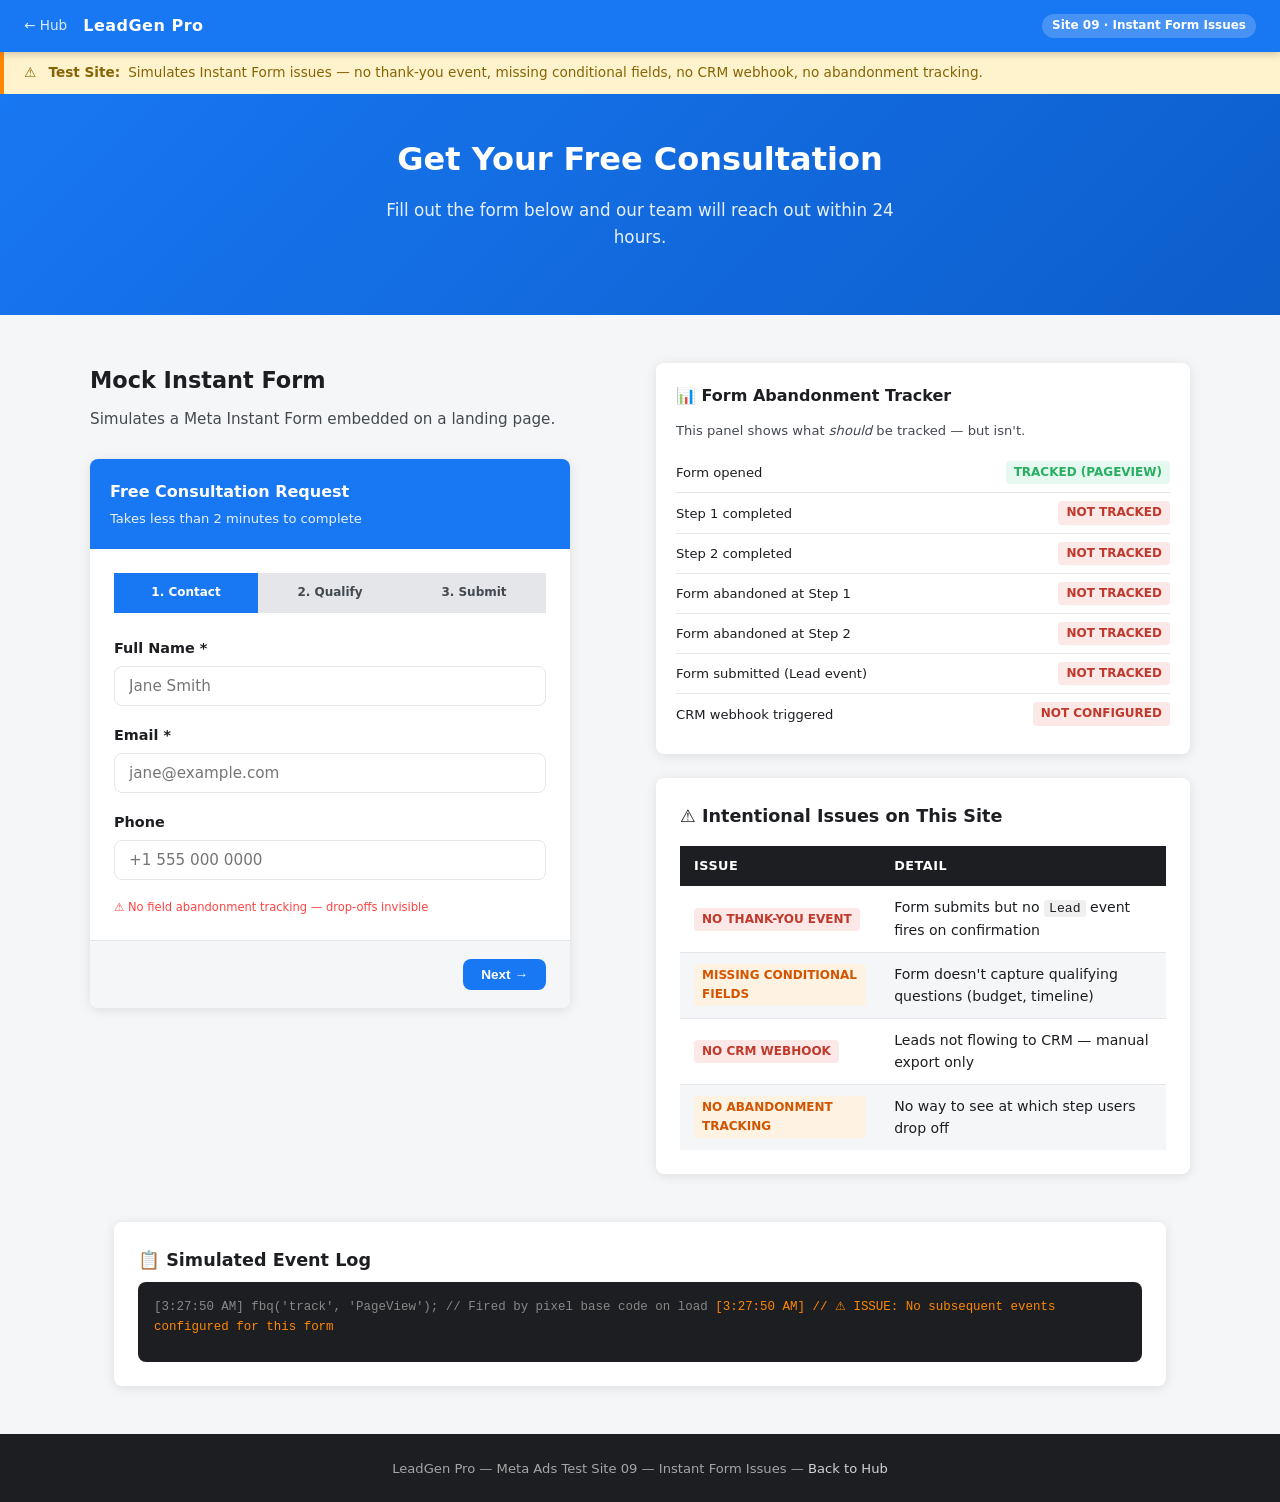
<file: leads_instant_forms/index.html>
<!DOCTYPE html>
<html lang="en">
<head>
  <meta charset="UTF-8" />
  <meta name="viewport" content="width=device-width, initial-scale=1.0" />
  <title>LeadGen Pro — Instant Form Test</title>
  <link rel="stylesheet" href="../style.css" />

  <!-- Meta Pixel Code — Leads Pixel (1153691500073913) -->
  <script>
  !function(f,b,e,v,n,t,s)
  {if(f.fbq)return;n=f.fbq=function(){n.callMethod?
  n.callMethod.apply(n,arguments):n.queue.push(arguments)};
  if(!f._fbq)f._fbq=n;n.push=n;n.loaded=!0;n.version='2.0';
  n.queue=[];t=b.createElement(e);t.async=!0;
  t.src=v;s=b.getElementsByTagName(e)[0];
  s.parentNode.insertBefore(t,s)}(window, document,'script',
  'https://connect.facebook.net/en_US/fbevents.js');
  fbq('init', '1153691500073913');
  fbq('track', 'PageView');
  </script>
  <noscript><img height="1" width="1" style="display:none"
  src="https://www.facebook.com/tr?id=1153691500073913&ev=PageView&noscript=1"
  /></noscript>
  <!-- End Meta Pixel Code -->

  <style>
    .form-progress { display: flex; gap: 0; margin-bottom: 24px; }
    .form-step {
      flex: 1; text-align: center; padding: 10px 4px; font-size: .75rem; font-weight: 700;
      background: var(--gray-200); color: var(--gray-700); position: relative;
    }
    .form-step.active { background: var(--blue); color: var(--white); }
    .form-step.done   { background: var(--green); color: var(--white); }
    .form-step:not(:last-child)::after {
      content: ''; position: absolute; right: 0; top: 0; bottom: 0;
      border-left: 12px solid transparent; border-top: 20px solid transparent;
      border-bottom: 20px solid transparent;
    }
    .form-step.active:not(:last-child)::after { border-left-color: var(--blue); }
    .form-step.done:not(:last-child)::after   { border-left-color: var(--green); }
    .form-step:not(.active):not(.done):not(:last-child)::after { border-left-color: var(--gray-200); }
    .instant-form-mock {
      background: var(--white); border-radius: var(--radius); box-shadow: var(--shadow);
      overflow: hidden; max-width: 480px;
    }
    .form-header { background: var(--blue); color: var(--white); padding: 20px; }
    .form-header h3 { font-size: 1rem; font-weight: 700; }
    .form-header p  { font-size: .82rem; opacity: .9; margin-top: 4px; }
    .form-body { padding: 24px; }
    .form-footer { padding: 16px 24px; background: var(--gray-100); border-top: 1px solid var(--gray-200); display: flex; justify-content: space-between; align-items: center; }
    .issue-note { font-size: .72rem; color: var(--red); margin-top: 4px; }
    code { background: #f0f0f0; padding: 1px 5px; border-radius: 3px; font-size: .82rem; font-family: monospace; }
    .abandonment-tracker { background: var(--white); border-radius: var(--radius); box-shadow: var(--shadow); padding: 20px; }
    .field-tracker-row { display: flex; justify-content: space-between; align-items: center; padding: 8px 0; border-bottom: 1px solid var(--gray-200); font-size: .82rem; }
    .field-tracker-row:last-child { border-bottom: none; }
  </style>
</head>
<body>

<nav class="site-nav">
  <a class="back-link" href="../index.html">&#8592; Hub</a>
  <a class="logo" href="#">LeadGen Pro</a>
  <span class="badge">Site 09 · Instant Form Issues</span>
</nav>

<div class="issue-banner">
  &#9888;&nbsp;<strong>Test Site:</strong> Simulates Instant Form issues — no thank-you event, missing conditional fields, no CRM webhook, no abandonment tracking.
</div>

<div class="hero" style="padding:40px 24px;">
  <h1>Get Your Free Consultation</h1>
  <p>Fill out the form below and our team will reach out within 24 hours.</p>
</div>

<div class="container section">
  <div style="display:grid; grid-template-columns:1fr 1fr; gap:32px; align-items:start;">

    <!-- Left: Mock Instant Form -->
    <div>
      <h2 class="section-title">Mock Instant Form</h2>
      <p class="section-sub">Simulates a Meta Instant Form embedded on a landing page.</p>

      <div class="instant-form-mock">
        <div class="form-header">
          <h3>Free Consultation Request</h3>
          <p>Takes less than 2 minutes to complete</p>
        </div>

        <div class="form-body">
          <!-- Step Progress -->
          <div class="form-progress">
            <div class="form-step active" id="step-1">1. Contact</div>
            <div class="form-step" id="step-2">2. Qualify</div>
            <div class="form-step" id="step-3">3. Submit</div>
          </div>

          <!-- Step 1 -->
          <div id="form-step-1">
            <div class="form-group">
              <label>Full Name *</label>
              <input type="text" id="full-name" placeholder="Jane Smith" />
            </div>
            <div class="form-group">
              <label>Email *</label>
              <input type="email" id="form-email" placeholder="jane@example.com" />
            </div>
            <div class="form-group">
              <label>Phone</label>
              <input type="tel" id="form-phone" placeholder="+1 555 000 0000" />
            </div>
            <p class="issue-note">&#9888; No field abandonment tracking — drop-offs invisible</p>
          </div>

          <!-- Step 2 (hidden initially) -->
          <div id="form-step-2" style="display:none;">
            <div class="form-group">
              <label>Company Size</label>
              <select id="company-size">
                <option value="">Select...</option>
                <option>1–10</option>
                <option>11–50</option>
                <option>51–200</option>
                <option>200+</option>
              </select>
            </div>
            <!-- ISSUE: Missing conditional qualifying questions -->
            <div style="background:#fff3cd; border-radius:4px; padding:10px 12px; font-size:.8rem; color:#856404; margin-bottom:12px;">
              &#9888; <strong>Missing conditional fields:</strong> Qualifying questions (budget, timeline, decision-maker) are not shown — form doesn't capture quality signals.
            </div>
            <p class="issue-note">&#9888; No conditional logic — all leads treated the same</p>
          </div>

          <!-- Step 3 (hidden initially) -->
          <div id="form-step-3" style="display:none;">
            <div style="text-align:center; padding:20px 0;">
              <div style="font-size:3rem; margin-bottom:12px;">&#128203;</div>
              <p style="font-weight:700; margin-bottom:8px;">Ready to submit?</p>
              <p style="font-size:.85rem; color:var(--gray-700);">Click submit to complete your request.</p>
            </div>
          </div>
        </div>

        <div class="form-footer">
          <button class="btn btn-outline btn-sm" id="back-btn" style="visibility:hidden;" onclick="prevStep()">&#8592; Back</button>
          <button class="btn btn-primary btn-sm" id="next-btn" onclick="nextStep()">Next &#8594;</button>
        </div>
      </div>

      <!-- Thank you page (hidden) -->
      <div id="thank-you" style="display:none; margin-top:16px; padding:20px; background:#e6f9f0; border-radius:var(--radius); text-align:center;">
        <div style="font-size:2rem; margin-bottom:8px;">&#9989;</div>
        <strong>Form submitted!</strong>
        <p style="font-size:.85rem; margin-top:6px; color:var(--gray-700);">But no Lead pixel event fires here — and no CRM webhook is triggered.</p>
        <p class="issue-note" style="margin-top:8px;">&#9888; No thank-you page Lead event fired &nbsp;|&nbsp; &#9888; No CRM webhook sent</p>
      </div>
    </div>

    <!-- Right: Tracking Status + Issues -->
    <div>
      <!-- Abandonment Tracker -->
      <div class="abandonment-tracker mb-24">
        <h3 style="font-size:1rem; font-weight:700; margin-bottom:12px;">&#128202; Form Abandonment Tracker</h3>
        <p style="font-size:.82rem; color:var(--gray-700); margin-bottom:12px;">This panel shows what <em>should</em> be tracked — but isn't.</p>
        <div class="field-tracker-row">
          <span>Form opened</span>
          <span class="tag tag-green">Tracked (PageView)</span>
        </div>
        <div class="field-tracker-row">
          <span>Step 1 completed</span>
          <span class="tag tag-red">Not tracked</span>
        </div>
        <div class="field-tracker-row">
          <span>Step 2 completed</span>
          <span class="tag tag-red">Not tracked</span>
        </div>
        <div class="field-tracker-row">
          <span>Form abandoned at Step 1</span>
          <span class="tag tag-red">Not tracked</span>
        </div>
        <div class="field-tracker-row">
          <span>Form abandoned at Step 2</span>
          <span class="tag tag-red">Not tracked</span>
        </div>
        <div class="field-tracker-row">
          <span>Form submitted (Lead event)</span>
          <span class="tag tag-red">Not tracked</span>
        </div>
        <div class="field-tracker-row">
          <span>CRM webhook triggered</span>
          <span class="tag tag-red">Not configured</span>
        </div>
      </div>

      <!-- Issues Reference -->
      <div class="card">
        <div class="card-body">
          <h3 class="card-title">&#9888; Intentional Issues on This Site</h3>
          <table class="issue-table">
            <thead><tr><th>Issue</th><th>Detail</th></tr></thead>
            <tbody>
              <tr>
                <td><span class="tag tag-red">No thank-you event</span></td>
                <td>Form submits but no <code>Lead</code> event fires on confirmation</td>
              </tr>
              <tr>
                <td><span class="tag tag-orange">Missing conditional fields</span></td>
                <td>Form doesn't capture qualifying questions (budget, timeline)</td>
              </tr>
              <tr>
                <td><span class="tag tag-red">No CRM webhook</span></td>
                <td>Leads not flowing to CRM — manual export only</td>
              </tr>
              <tr>
                <td><span class="tag tag-orange">No abandonment tracking</span></td>
                <td>No way to see at which step users drop off</td>
              </tr>
            </tbody>
          </table>
        </div>
      </div>
    </div>

  </div>
</div>

<!-- Event Log -->
<div class="container" style="margin-bottom:48px;">
  <div class="card">
    <div class="card-body">
      <h3 class="card-title">&#128203; Simulated Event Log</h3>
      <div id="event-log" style="font-family:monospace; font-size:.78rem; background:#1c1e21; color:#00c851; padding:16px; border-radius:var(--radius); min-height:80px; max-height:260px; overflow-y:auto;"></div>
    </div>
  </div>
</div>

<footer>
  LeadGen Pro &mdash; Meta Ads Test Site 09 &mdash; Instant Form Issues &mdash;
  <a href="../index.html">Back to Hub</a>
</footer>

<script>
  let currentStep = 1;

  function log(msg, color) {
    const el = document.getElementById('event-log');
    const ts = new Date().toLocaleTimeString();
    const c = color || '#00c851';
    el.innerHTML += `<span style="color:${c}">[${ts}] ${msg}</span>\n`;
    el.scrollTop = el.scrollHeight;
  }

  function nextStep() {
    if (currentStep < 3) {
      log(`// Step ${currentStep} completed — no tracking event fires`, '#ff8800');
      currentStep++;
      showStep(currentStep);
    } else {
      submitForm();
    }
  }

  function prevStep() {
    if (currentStep > 1) {
      currentStep--;
      showStep(currentStep);
    }
  }

  function showStep(step) {
    [1,2,3].forEach(s => {
      document.getElementById(`form-step-${s}`).style.display = s === step ? 'block' : 'none';
      const el = document.getElementById(`step-${s}`);
      if (s < step) el.className = 'form-step done';
      else if (s === step) el.className = 'form-step active';
      else el.className = 'form-step';
    });
    document.getElementById('back-btn').style.visibility = step > 1 ? 'visible' : 'hidden';
    document.getElementById('next-btn').textContent = step === 3 ? 'Submit' : 'Next →';
  }

  function submitForm() {
    document.querySelector('.instant-form-mock').style.display = 'none';
    document.getElementById('thank-you').style.display = 'block';
    log(`// Form submitted — thank you page shown`);
    // INTENTIONAL ISSUE: No Lead event fires — this is the bug being demonstrated
    log(`// ⚠ ISSUE: No Lead event fires on form submission — intentional missing event`, '#ff4444');
    log(`// ⚠ ISSUE: No CRM webhook triggered — lead exists only in Meta, not in CRM`, '#ff4444');
    log(`// ⚠ ISSUE: No abandonment data collected for any step`, '#ff4444');
    log(`// What SHOULD fire: fbq('track', 'Lead', { lead_id: '...', content_name: 'Free Consultation' });`, '#888');
  }

  // PageView already fired by pixel base code in <head>
  log(`fbq('track', 'PageView');  // Fired by pixel base code on load`, '#888');
  log(`// ⚠ ISSUE: No subsequent events configured for this form`, '#ff8800');
</script>

</body>
</html>
</file>
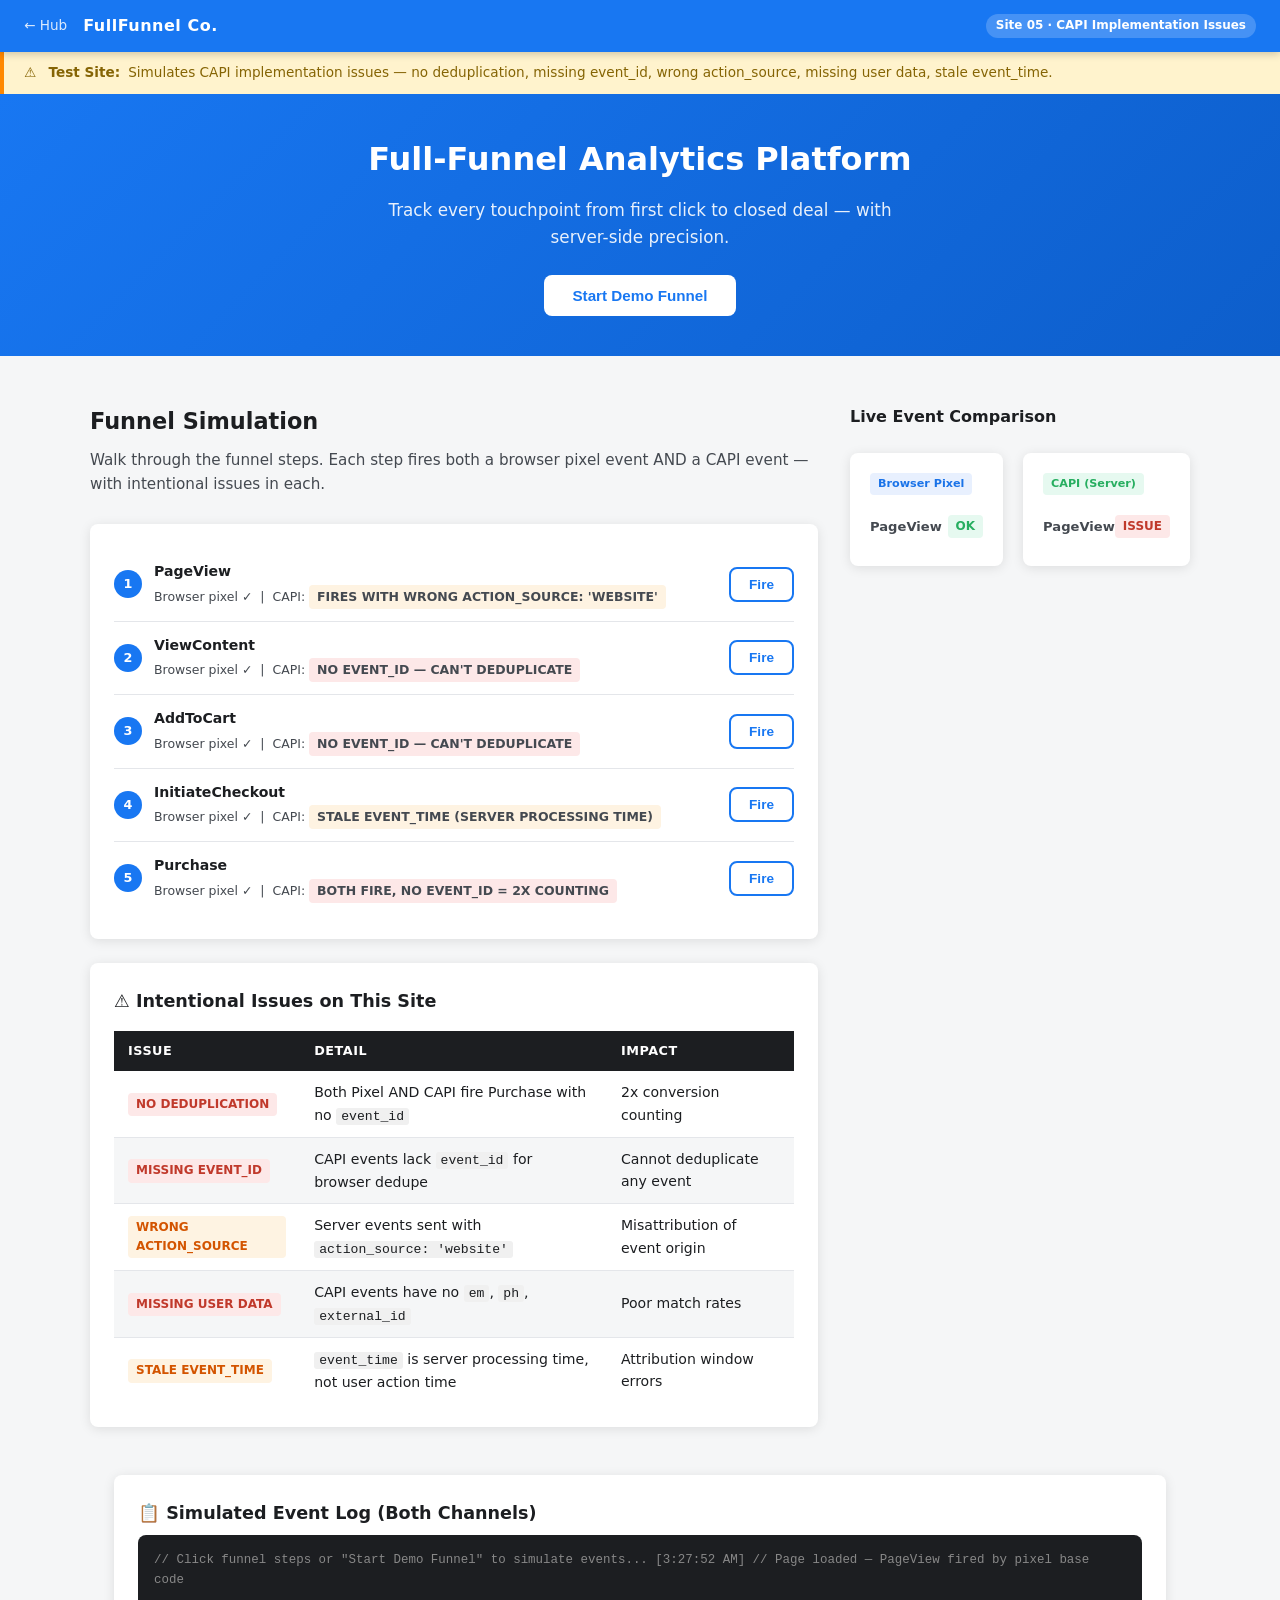
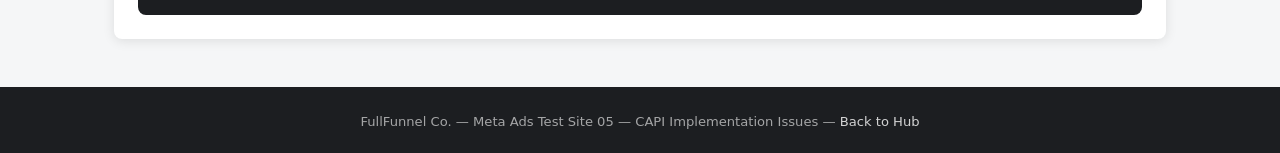
<file: opt_conversions_api/index.html>
<!DOCTYPE html>
<html lang="en">
<head>
  <meta charset="UTF-8" />
  <meta name="viewport" content="width=device-width, initial-scale=1.0" />
  <title>FullFunnel Co. — CAPI Implementation Test</title>
  <link rel="stylesheet" href="../style.css" />

  <!-- Meta Pixel Code — Signals Pixel (2600343890366158) -->
  <script>
  !function(f,b,e,v,n,t,s)
  {if(f.fbq)return;n=f.fbq=function(){n.callMethod?
  n.callMethod.apply(n,arguments):n.queue.push(arguments)};
  if(!f._fbq)f._fbq=n;n.push=n;n.loaded=!0;n.version='2.0';
  n.queue=[];t=b.createElement(e);t.async=!0;
  t.src=v;s=b.getElementsByTagName(e)[0];
  s.parentNode.insertBefore(t,s)}(window, document,'script',
  'https://connect.facebook.net/en_US/fbevents.js');
  fbq('init', '2600343890366158');
  fbq('track', 'PageView');
  </script>
  <noscript><img height="1" width="1" style="display:none"
  src="https://www.facebook.com/tr?id=2600343890366158&ev=PageView&noscript=1"
  /></noscript>
  <!-- End Meta Pixel Code -->

  <style>
    .dual-track { display: grid; grid-template-columns: 1fr 1fr; gap: 20px; margin: 24px 0; }
    @media(max-width:640px){ .dual-track { grid-template-columns: 1fr; } }
    .track-card { background: var(--white); border-radius: var(--radius); box-shadow: var(--shadow); padding: 20px; }
    .track-card h4 { font-size: .9rem; font-weight: 700; margin-bottom: 12px; display: flex; align-items: center; gap: 8px; }
    .track-label { font-size: .7rem; padding: 2px 8px; border-radius: 4px; font-weight: 700; }
    .label-browser { background: #e8f0fe; color: #1a73e8; }
    .label-server  { background: #e6f9f0; color: #27ae60; }
    .event-row { display: flex; justify-content: space-between; align-items: center; padding: 8px 0; border-bottom: 1px solid var(--gray-200); font-size: .82rem; }
    .event-row:last-child { border-bottom: none; }
    .event-name { font-weight: 600; }
    .event-id-badge { font-family: monospace; font-size: .72rem; background: #f0f0f0; padding: 1px 5px; border-radius: 3px; }
    code { background: #f0f0f0; padding: 1px 5px; border-radius: 3px; font-size: .82rem; font-family: monospace; }
    .funnel-step-row { display: flex; align-items: center; gap: 12px; padding: 12px 0; border-bottom: 1px solid var(--gray-200); }
    .funnel-step-row:last-child { border-bottom: none; }
    .funnel-step-num { width: 28px; height: 28px; border-radius: 50%; background: var(--blue); color: var(--white); display: flex; align-items: center; justify-content: center; font-size: .8rem; font-weight: 700; flex-shrink: 0; }
    .funnel-step-info { flex: 1; }
    .funnel-step-info strong { display: block; font-size: .88rem; }
    .funnel-step-info span { font-size: .78rem; color: var(--gray-700); }
  </style>
</head>
<body>

<nav class="site-nav">
  <a class="back-link" href="../index.html">&#8592; Hub</a>
  <a class="logo" href="#">FullFunnel Co.</a>
  <span class="badge">Site 05 · CAPI Implementation Issues</span>
</nav>

<div class="issue-banner">
  &#9888;&nbsp;<strong>Test Site:</strong> Simulates CAPI implementation issues — no deduplication, missing event_id, wrong action_source, missing user data, stale event_time.
</div>

<div class="hero" style="padding:40px 24px;">
  <h1>Full-Funnel Analytics Platform</h1>
  <p>Track every touchpoint from first click to closed deal — with server-side precision.</p>
  <button class="btn btn-white" onclick="startFunnel()">Start Demo Funnel</button>
</div>

<div class="container section">
  <div style="display:grid; grid-template-columns:1fr 340px; gap:32px; align-items:start;">

    <!-- Left: Funnel + Issues -->
    <div>
      <h2 class="section-title">Funnel Simulation</h2>
      <p class="section-sub">Walk through the funnel steps. Each step fires both a browser pixel event AND a CAPI event — with intentional issues in each.</p>

      <div class="card mb-24">
        <div class="card-body">
          <div class="funnel-step-row">
            <div class="funnel-step-num">1</div>
            <div class="funnel-step-info">
              <strong>PageView</strong>
              <span>Browser pixel ✓ &nbsp;|&nbsp; CAPI: <span class="tag tag-orange">Fires with wrong action_source: 'website'</span></span>
            </div>
            <button class="btn btn-outline btn-sm" onclick="fireStep('PageView')">Fire</button>
          </div>
          <div class="funnel-step-row">
            <div class="funnel-step-num">2</div>
            <div class="funnel-step-info">
              <strong>ViewContent</strong>
              <span>Browser pixel ✓ &nbsp;|&nbsp; CAPI: <span class="tag tag-red">No event_id — can't deduplicate</span></span>
            </div>
            <button class="btn btn-outline btn-sm" onclick="fireStep('ViewContent')">Fire</button>
          </div>
          <div class="funnel-step-row">
            <div class="funnel-step-num">3</div>
            <div class="funnel-step-info">
              <strong>AddToCart</strong>
              <span>Browser pixel ✓ &nbsp;|&nbsp; CAPI: <span class="tag tag-red">No event_id — can't deduplicate</span></span>
            </div>
            <button class="btn btn-outline btn-sm" onclick="fireStep('AddToCart')">Fire</button>
          </div>
          <div class="funnel-step-row">
            <div class="funnel-step-num">4</div>
            <div class="funnel-step-info">
              <strong>InitiateCheckout</strong>
              <span>Browser pixel ✓ &nbsp;|&nbsp; CAPI: <span class="tag tag-orange">Stale event_time (server processing time)</span></span>
            </div>
            <button class="btn btn-outline btn-sm" onclick="fireStep('InitiateCheckout')">Fire</button>
          </div>
          <div class="funnel-step-row">
            <div class="funnel-step-num">5</div>
            <div class="funnel-step-info">
              <strong>Purchase</strong>
              <span>Browser pixel ✓ &nbsp;|&nbsp; CAPI: <span class="tag tag-red">Both fire, no event_id = 2x counting</span></span>
            </div>
            <button class="btn btn-outline btn-sm" onclick="fireStep('Purchase')">Fire</button>
          </div>
        </div>
      </div>

      <!-- Issues Table -->
      <div class="card">
        <div class="card-body">
          <h3 class="card-title">&#9888; Intentional Issues on This Site</h3>
          <table class="issue-table">
            <thead><tr><th>Issue</th><th>Detail</th><th>Impact</th></tr></thead>
            <tbody>
              <tr>
                <td><span class="tag tag-red">No deduplication</span></td>
                <td>Both Pixel AND CAPI fire Purchase with no <code>event_id</code></td>
                <td>2x conversion counting</td>
              </tr>
              <tr>
                <td><span class="tag tag-red">Missing event_id</span></td>
                <td>CAPI events lack <code>event_id</code> for browser dedupe</td>
                <td>Cannot deduplicate any event</td>
              </tr>
              <tr>
                <td><span class="tag tag-orange">Wrong action_source</span></td>
                <td>Server events sent with <code>action_source: 'website'</code></td>
                <td>Misattribution of event origin</td>
              </tr>
              <tr>
                <td><span class="tag tag-red">Missing user data</span></td>
                <td>CAPI events have no <code>em</code>, <code>ph</code>, <code>external_id</code></td>
                <td>Poor match rates</td>
              </tr>
              <tr>
                <td><span class="tag tag-orange">Stale event_time</span></td>
                <td><code>event_time</code> is server processing time, not user action time</td>
                <td>Attribution window errors</td>
              </tr>
            </tbody>
          </table>
        </div>
      </div>
    </div>

    <!-- Right: Live Dual-Track View -->
    <div>
      <h3 style="font-size:1rem; font-weight:700; margin-bottom:12px;">Live Event Comparison</h3>
      <div class="dual-track">
        <div class="track-card">
          <h4><span class="track-label label-browser">Browser Pixel</span></h4>
          <div id="browser-events" style="font-size:.78rem; color:var(--gray-700);">
            <p style="color:#999; font-size:.78rem;">No events yet</p>
          </div>
        </div>
        <div class="track-card">
          <h4><span class="track-label label-server">CAPI (Server)</span></h4>
          <div id="server-events" style="font-size:.78rem; color:var(--gray-700);">
            <p style="color:#999; font-size:.78rem;">No events yet</p>
          </div>
        </div>
      </div>
    </div>

  </div>
</div>

<!-- Event Log -->
<div class="container" style="margin-bottom:48px;">
  <div class="card">
    <div class="card-body">
      <h3 class="card-title">&#128203; Simulated Event Log (Both Channels)</h3>
      <div id="event-log" style="font-family:monospace; font-size:.78rem; background:#1c1e21; color:#00c851; padding:16px; border-radius:var(--radius); min-height:80px; max-height:300px; overflow-y:auto;">
        <span style="color:#888;">// Click funnel steps or "Start Demo Funnel" to simulate events...</span>
      </div>
    </div>
  </div>
</div>

<footer>
  FullFunnel Co. &mdash; Meta Ads Test Site 05 &mdash; CAPI Implementation Issues &mdash;
  <a href="../index.html">Back to Hub</a>
</footer>

<script>
  let browserEventCount = 0;
  let serverEventCount = 0;

  function log(msg, color) {
    const el = document.getElementById('event-log');
    const ts = new Date().toLocaleTimeString();
    const c = color || '#00c851';
    el.innerHTML += `<span style="color:${c}">[${ts}] ${msg}</span>\n`;
    el.scrollTop = el.scrollHeight;
  }

  function addBrowserEvent(name, hasIssue) {
    const el = document.getElementById('browser-events');
    if (browserEventCount === 0) el.innerHTML = '';
    browserEventCount++;
    el.innerHTML += `<div class="event-row"><span class="event-name">${name}</span><span class="tag ${hasIssue ? 'tag-orange' : 'tag-green'}">${hasIssue ? 'Issue' : 'OK'}</span></div>`;
  }

  function addServerEvent(name, hasIssue) {
    const el = document.getElementById('server-events');
    if (serverEventCount === 0) el.innerHTML = '';
    serverEventCount++;
    el.innerHTML += `<div class="event-row"><span class="event-name">${name}</span><span class="tag ${hasIssue ? 'tag-red' : 'tag-green'}">${hasIssue ? 'Issue' : 'OK'}</span></div>`;
  }

  function fireStep(eventName) {
    const userTime = Math.floor(Date.now() / 1000);
    const serverTime = userTime + 47; // simulate 47s processing delay

    // Real fbq() call — intentionally no event_id (the bug being demonstrated)
    fbq('track', eventName);
    log(`[BROWSER] fbq('track', '${eventName}', { /* no event_id */ });  // Real event fired`);
    addBrowserEvent(eventName, false);

    // CAPI — intentional issues
    log(`[SERVER]  POST /conversions/events {`, '#888');
    log(`  "event_name": "${eventName}",`);

    if (eventName === 'InitiateCheckout' || eventName === 'Purchase') {
      log(`  "event_time": ${serverTime},  // ⚠ ISSUE: Server processing time (+47s), not user action time ${userTime}`, '#ff8800');
    } else {
      log(`  "event_time": ${userTime},`);
    }

    log(`  "action_source": "website",  // ⚠ ISSUE: Should be 'app' or proper source for server events`, '#ff8800');
    log(`  // ⚠ ISSUE: No event_id — cannot deduplicate with browser pixel`, '#ff4444');
    log(`  "user_data": {}  // ⚠ ISSUE: No em, ph, or external_id — poor match rate`, '#ff4444');
    log(`}`);

    if (eventName === 'Purchase') {
      log(`  ⚠ CRITICAL: Both browser AND server fired Purchase with no event_id = 2x counting!`, '#ff4444');
    }

    addServerEvent(eventName, true);
  }

  function startFunnel() {
    ['PageView','ViewContent','AddToCart','InitiateCheckout','Purchase'].forEach((e, i) => {
      setTimeout(() => fireStep(e), i * 800);
    });
  }

  // PageView already fired by pixel base code in <head>
  log(`// Page loaded — PageView fired by pixel base code`, '#888');
  addBrowserEvent('PageView', false);
  addServerEvent('PageView', true);
</script>

</body>
</html>
</file>
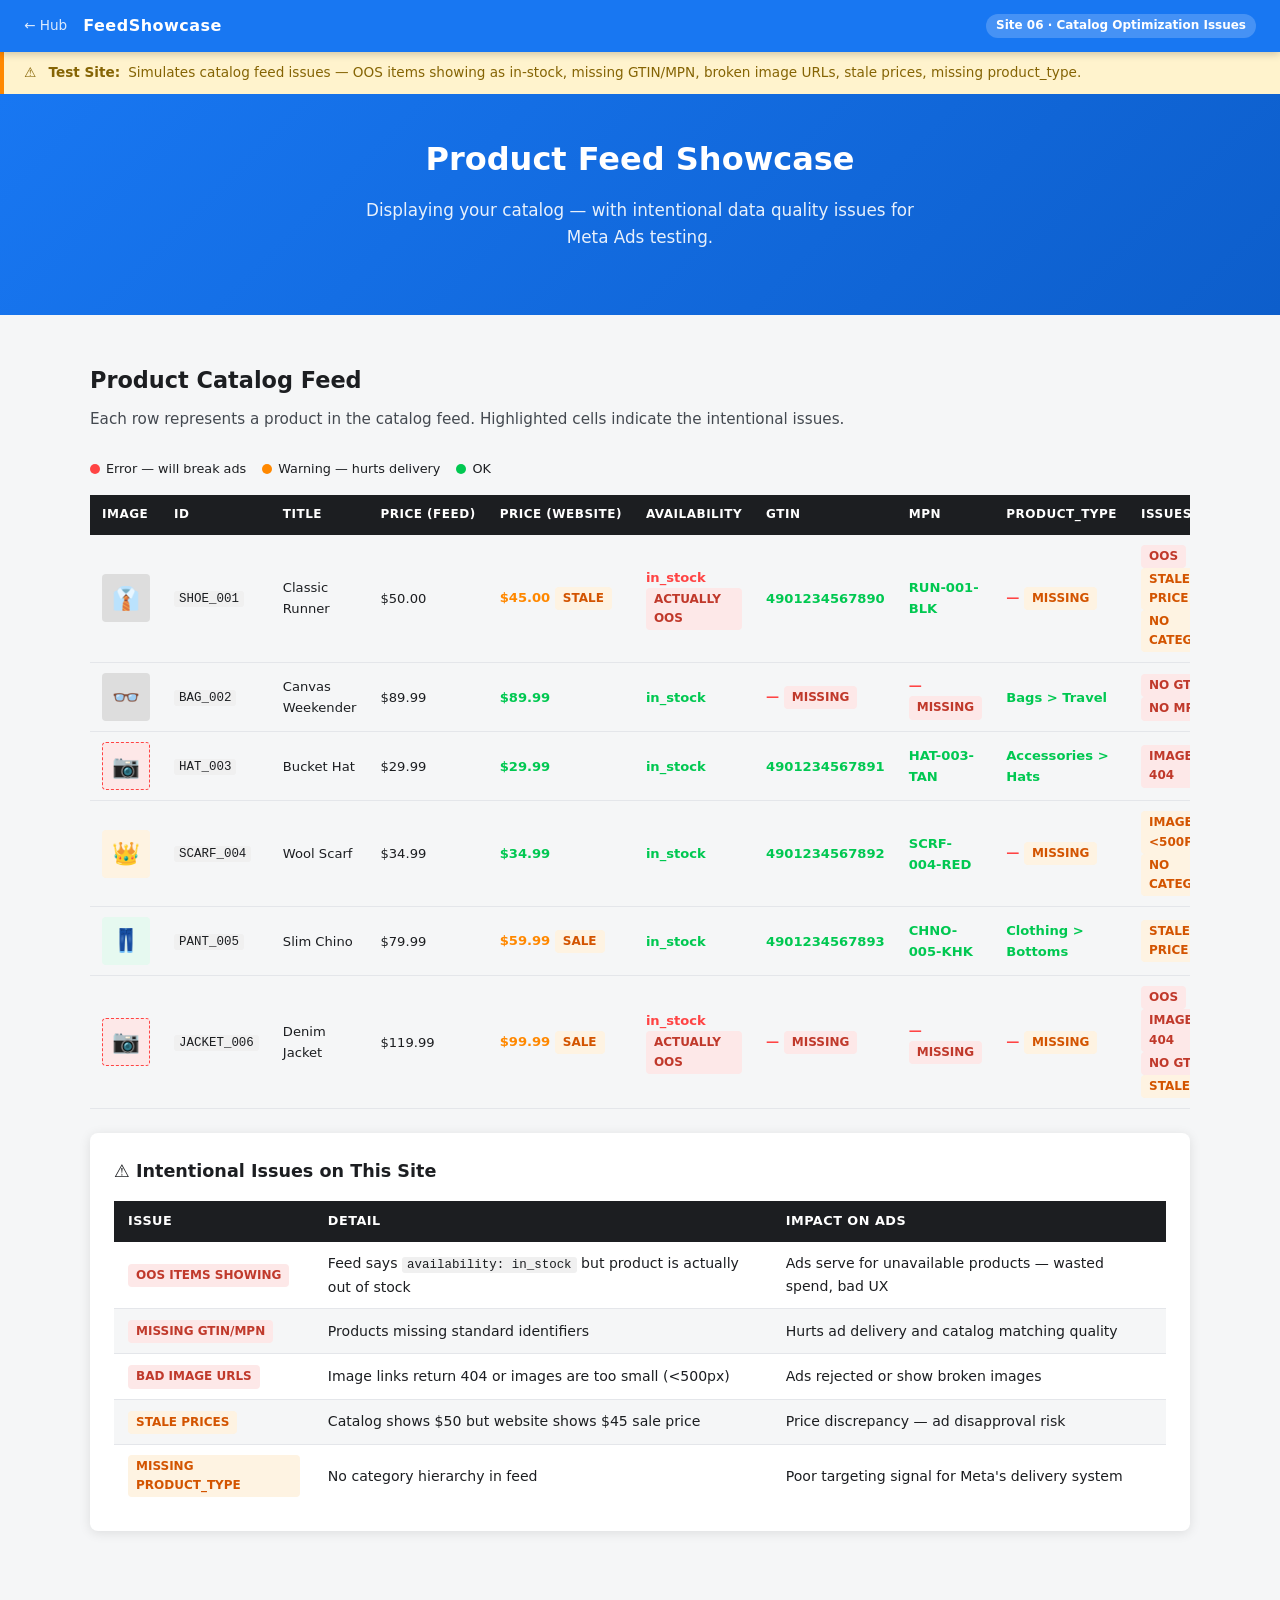
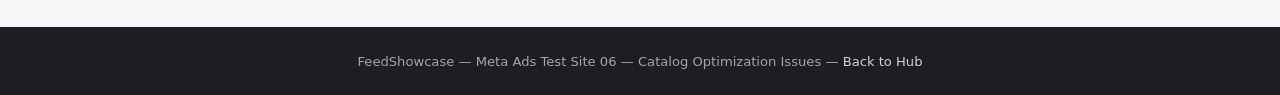
<file: opt_product_catalog/index.html>
<!DOCTYPE html>
<html lang="en">
<head>
  <meta charset="UTF-8" />
  <meta name="viewport" content="width=device-width, initial-scale=1.0" />
  <title>FeedShowcase — Catalog Optimization Test</title>
  <link rel="stylesheet" href="../style.css" />

  <!-- Meta Pixel Code — Ecomm Pixel (1981397602752829) -->
  <script>
  !function(f,b,e,v,n,t,s)
  {if(f.fbq)return;n=f.fbq=function(){n.callMethod?
  n.callMethod.apply(n,arguments):n.queue.push(arguments)};
  if(!f._fbq)f._fbq=n;n.push=n;n.loaded=!0;n.version='2.0';
  n.queue=[];t=b.createElement(e);t.async=!0;
  t.src=v;s=b.getElementsByTagName(e)[0];
  s.parentNode.insertBefore(t,s)}(window, document,'script',
  'https://connect.facebook.net/en_US/fbevents.js');
  fbq('init', '1981397602752829');
  fbq('track', 'PageView');
  </script>
  <noscript><img height="1" width="1" style="display:none"
  src="https://www.facebook.com/tr?id=1981397602752829&ev=PageView&noscript=1"
  /></noscript>
  <!-- End Meta Pixel Code -->

  <style>
    .catalog-table-wrap { overflow-x: auto; }
    .catalog-table { width: 100%; border-collapse: collapse; font-size: .82rem; }
    .catalog-table th { background: var(--gray-900); color: var(--white); padding: 10px 12px; text-align: left; font-size: .75rem; text-transform: uppercase; letter-spacing: .5px; white-space: nowrap; }
    .catalog-table td { padding: 10px 12px; border-bottom: 1px solid var(--gray-200); vertical-align: middle; }
    .catalog-table tr:nth-child(even) td { background: var(--gray-100); }
    .field-ok   { color: var(--green); font-weight: 700; }
    .field-err  { color: var(--red);   font-weight: 700; }
    .field-warn { color: var(--orange); font-weight: 700; }
    .img-thumb { width: 48px; height: 48px; border-radius: 4px; object-fit: cover; background: #ddd; display: flex; align-items: center; justify-content: center; font-size: 1.4rem; }
    .img-broken { background: #fde8e8; border: 1px dashed var(--red); }
    code { background: #f0f0f0; padding: 1px 5px; border-radius: 3px; font-size: .78rem; font-family: monospace; }
    .legend { display: flex; gap: 16px; flex-wrap: wrap; margin-bottom: 16px; font-size: .8rem; }
    .legend-item { display: flex; align-items: center; gap: 6px; }
    .legend-dot { width: 10px; height: 10px; border-radius: 50%; }
  </style>
</head>
<body>

<nav class="site-nav">
  <a class="back-link" href="../index.html">&#8592; Hub</a>
  <a class="logo" href="#">FeedShowcase</a>
  <span class="badge">Site 06 · Catalog Optimization Issues</span>
</nav>

<div class="issue-banner">
  &#9888;&nbsp;<strong>Test Site:</strong> Simulates catalog feed issues — OOS items showing as in-stock, missing GTIN/MPN, broken image URLs, stale prices, missing product_type.
</div>

<div class="hero" style="padding:40px 24px;">
  <h1>Product Feed Showcase</h1>
  <p>Displaying your catalog — with intentional data quality issues for Meta Ads testing.</p>
</div>

<div class="container section">
  <h2 class="section-title">Product Catalog Feed</h2>
  <p class="section-sub">Each row represents a product in the catalog feed. Highlighted cells indicate the intentional issues.</p>

  <div class="legend">
    <div class="legend-item"><div class="legend-dot" style="background:var(--red)"></div> Error — will break ads</div>
    <div class="legend-item"><div class="legend-dot" style="background:var(--orange)"></div> Warning — hurts delivery</div>
    <div class="legend-item"><div class="legend-dot" style="background:var(--green)"></div> OK</div>
  </div>

  <div class="catalog-table-wrap">
    <table class="catalog-table">
      <thead>
        <tr>
          <th>Image</th>
          <th>ID</th>
          <th>Title</th>
          <th>Price (Feed)</th>
          <th>Price (Website)</th>
          <th>Availability</th>
          <th>GTIN</th>
          <th>MPN</th>
          <th>product_type</th>
          <th>Issues</th>
        </tr>
      </thead>
      <tbody>
        <!-- Row 1: OOS showing as in_stock -->
        <tr>
          <td><div class="img-thumb">&#128084;</div></td>
          <td><code>SHOE_001</code></td>
          <td>Classic Runner</td>
          <td>$50.00</td>
          <td class="field-warn">$45.00 <span class="tag tag-orange">Stale</span></td>
          <td class="field-err">in_stock <span class="tag tag-red">Actually OOS</span></td>
          <td class="field-ok">4901234567890</td>
          <td class="field-ok">RUN-001-BLK</td>
          <td class="field-err">— <span class="tag tag-orange">Missing</span></td>
          <td><span class="tag tag-red">OOS</span> <span class="tag tag-orange">Stale price</span> <span class="tag tag-orange">No category</span></td>
        </tr>
        <!-- Row 2: Missing GTIN/MPN -->
        <tr>
          <td><div class="img-thumb">&#128083;</div></td>
          <td><code>BAG_002</code></td>
          <td>Canvas Weekender</td>
          <td>$89.99</td>
          <td class="field-ok">$89.99</td>
          <td class="field-ok">in_stock</td>
          <td class="field-err">— <span class="tag tag-red">Missing</span></td>
          <td class="field-err">— <span class="tag tag-red">Missing</span></td>
          <td class="field-ok">Bags &gt; Travel</td>
          <td><span class="tag tag-red">No GTIN</span> <span class="tag tag-red">No MPN</span></td>
        </tr>
        <!-- Row 3: Bad image URL -->
        <tr>
          <td><div class="img-thumb img-broken">&#128247;</div></td>
          <td><code>HAT_003</code></td>
          <td>Bucket Hat</td>
          <td>$29.99</td>
          <td class="field-ok">$29.99</td>
          <td class="field-ok">in_stock</td>
          <td class="field-ok">4901234567891</td>
          <td class="field-ok">HAT-003-TAN</td>
          <td class="field-ok">Accessories &gt; Hats</td>
          <td><span class="tag tag-red">Image 404</span></td>
        </tr>
        <!-- Row 4: Image too small -->
        <tr>
          <td><div class="img-thumb" style="background:#fef3e2;">&#128081;</div></td>
          <td><code>SCARF_004</code></td>
          <td>Wool Scarf</td>
          <td>$34.99</td>
          <td class="field-ok">$34.99</td>
          <td class="field-ok">in_stock</td>
          <td class="field-ok">4901234567892</td>
          <td class="field-ok">SCRF-004-RED</td>
          <td class="field-err">— <span class="tag tag-orange">Missing</span></td>
          <td><span class="tag tag-orange">Image &lt;500px</span> <span class="tag tag-orange">No category</span></td>
        </tr>
        <!-- Row 5: Stale price only -->
        <tr>
          <td><div class="img-thumb" style="background:#e6f9f0;">&#128086;</div></td>
          <td><code>PANT_005</code></td>
          <td>Slim Chino</td>
          <td>$79.99</td>
          <td class="field-warn">$59.99 <span class="tag tag-orange">Sale</span></td>
          <td class="field-ok">in_stock</td>
          <td class="field-ok">4901234567893</td>
          <td class="field-ok">CHNO-005-KHK</td>
          <td class="field-ok">Clothing &gt; Bottoms</td>
          <td><span class="tag tag-orange">Stale price</span></td>
        </tr>
        <!-- Row 6: Multiple issues -->
        <tr>
          <td><div class="img-thumb img-broken">&#128247;</div></td>
          <td><code>JACKET_006</code></td>
          <td>Denim Jacket</td>
          <td>$119.99</td>
          <td class="field-warn">$99.99 <span class="tag tag-orange">Sale</span></td>
          <td class="field-err">in_stock <span class="tag tag-red">Actually OOS</span></td>
          <td class="field-err">— <span class="tag tag-red">Missing</span></td>
          <td class="field-err">— <span class="tag tag-red">Missing</span></td>
          <td class="field-err">— <span class="tag tag-orange">Missing</span></td>
          <td><span class="tag tag-red">OOS</span> <span class="tag tag-red">Image 404</span> <span class="tag tag-red">No GTIN</span> <span class="tag tag-orange">Stale</span></td>
        </tr>
      </tbody>
    </table>
  </div>

  <!-- Issues Reference -->
  <div class="card mt-24">
    <div class="card-body">
      <h3 class="card-title">&#9888; Intentional Issues on This Site</h3>
      <table class="issue-table">
        <thead><tr><th>Issue</th><th>Detail</th><th>Impact on Ads</th></tr></thead>
        <tbody>
          <tr>
            <td><span class="tag tag-red">OOS items showing</span></td>
            <td>Feed says <code>availability: in_stock</code> but product is actually out of stock</td>
            <td>Ads serve for unavailable products — wasted spend, bad UX</td>
          </tr>
          <tr>
            <td><span class="tag tag-red">Missing GTIN/MPN</span></td>
            <td>Products missing standard identifiers</td>
            <td>Hurts ad delivery and catalog matching quality</td>
          </tr>
          <tr>
            <td><span class="tag tag-red">Bad image URLs</span></td>
            <td>Image links return 404 or images are too small (&lt;500px)</td>
            <td>Ads rejected or show broken images</td>
          </tr>
          <tr>
            <td><span class="tag tag-orange">Stale prices</span></td>
            <td>Catalog shows $50 but website shows $45 sale price</td>
            <td>Price discrepancy — ad disapproval risk</td>
          </tr>
          <tr>
            <td><span class="tag tag-orange">Missing product_type</span></td>
            <td>No category hierarchy in feed</td>
            <td>Poor targeting signal for Meta's delivery system</td>
          </tr>
        </tbody>
      </table>
    </div>
  </div>
</div>

<footer>
  FeedShowcase &mdash; Meta Ads Test Site 06 &mdash; Catalog Optimization Issues &mdash;
  <a href="../index.html">Back to Hub</a>
</footer>

</body>
</html>
</file>
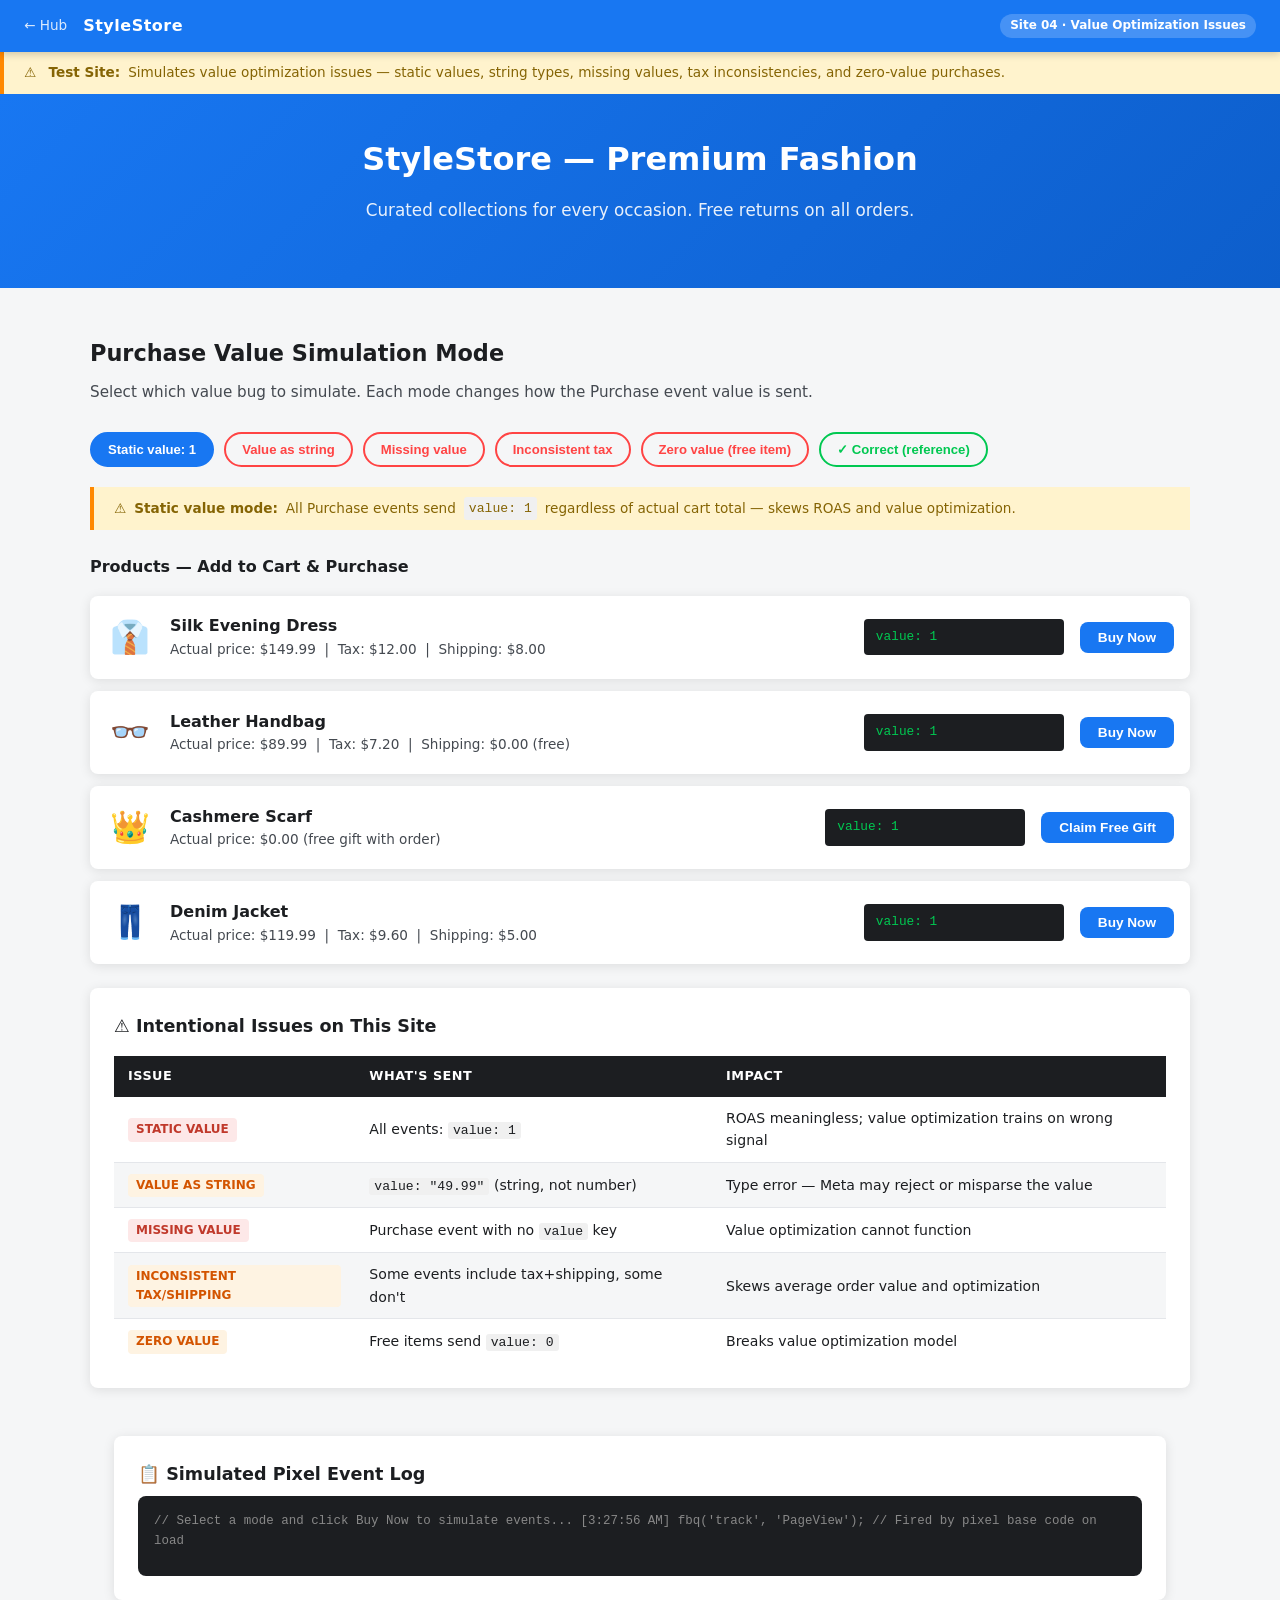
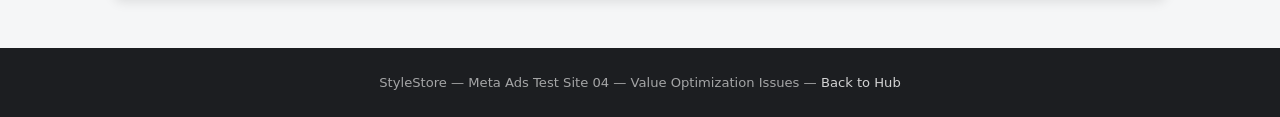
<file: opt_value_optimization/index.html>
<!DOCTYPE html>
<html lang="en">
<head>
  <meta charset="UTF-8" />
  <meta name="viewport" content="width=device-width, initial-scale=1.0" />
  <title>StyleStore — Value Optimization Test</title>
  <link rel="stylesheet" href="../style.css" />

  <!-- Meta Pixel Code — Ecomm Pixel (1981397602752829) -->
  <script>
  !function(f,b,e,v,n,t,s)
  {if(f.fbq)return;n=f.fbq=function(){n.callMethod?
  n.callMethod.apply(n,arguments):n.queue.push(arguments)};
  if(!f._fbq)f._fbq=n;n.push=n;n.loaded=!0;n.version='2.0';
  n.queue=[];t=b.createElement(e);t.async=!0;
  t.src=v;s=b.getElementsByTagName(e)[0];
  s.parentNode.insertBefore(t,s)}(window, document,'script',
  'https://connect.facebook.net/en_US/fbevents.js');
  fbq('init', '1981397602752829');
  fbq('track', 'PageView');
  </script>
  <noscript><img height="1" width="1" style="display:none"
  src="https://www.facebook.com/tr?id=1981397602752829&ev=PageView&noscript=1"
  /></noscript>
  <!-- End Meta Pixel Code -->

  <style>
    .value-mode-selector {
      display: flex; gap: 10px; flex-wrap: wrap; margin: 20px 0;
    }
    .value-mode-btn {
      padding: 8px 16px; border-radius: 20px; border: 2px solid var(--blue);
      background: transparent; color: var(--blue); font-weight: 600; font-size: .82rem;
      cursor: pointer; transition: all .15s;
    }
    .value-mode-btn.active { background: var(--blue); color: var(--white); }
    .value-mode-btn.error-mode { border-color: var(--red); color: var(--red); }
    .value-mode-btn.error-mode.active { background: var(--red); color: var(--white); }
    .product-row {
      display: flex; align-items: center; gap: 16px; padding: 16px;
      background: var(--white); border-radius: var(--radius); box-shadow: var(--shadow); margin-bottom: 12px;
    }
    .product-emoji { font-size: 2rem; width: 48px; text-align: center; }
    .product-details { flex: 1; }
    .product-details .name { font-weight: 700; }
    .product-details .price-display { font-size: .85rem; color: var(--gray-700); }
    .value-preview {
      background: #1c1e21; color: #00c851; font-family: monospace; font-size: .8rem;
      padding: 8px 12px; border-radius: 4px; min-width: 200px;
    }
    code { background: #f0f0f0; padding: 1px 5px; border-radius: 3px; font-size: .82rem; font-family: monospace; }
  </style>
</head>
<body>

<nav class="site-nav">
  <a class="back-link" href="../index.html">&#8592; Hub</a>
  <a class="logo" href="#">StyleStore</a>
  <span class="badge">Site 04 · Value Optimization Issues</span>
</nav>

<div class="issue-banner">
  &#9888;&nbsp;<strong>Test Site:</strong> Simulates value optimization issues — static values, string types, missing values, tax inconsistencies, and zero-value purchases.
</div>

<div class="hero" style="padding:40px 24px;">
  <h1>StyleStore — Premium Fashion</h1>
  <p>Curated collections for every occasion. Free returns on all orders.</p>
</div>

<div class="container section">

  <!-- Value Mode Selector -->
  <h2 class="section-title">Purchase Value Simulation Mode</h2>
  <p class="section-sub">Select which value bug to simulate. Each mode changes how the Purchase event value is sent.</p>

  <div class="value-mode-selector">
    <button class="value-mode-btn active" onclick="setMode('static')" id="btn-static">Static value: 1</button>
    <button class="value-mode-btn error-mode" onclick="setMode('string')" id="btn-string">Value as string</button>
    <button class="value-mode-btn error-mode" onclick="setMode('missing')" id="btn-missing">Missing value</button>
    <button class="value-mode-btn error-mode" onclick="setMode('tax')" id="btn-tax">Inconsistent tax</button>
    <button class="value-mode-btn error-mode" onclick="setMode('zero')" id="btn-zero">Zero value (free item)</button>
    <button class="value-mode-btn" style="border-color:var(--green);color:var(--green);" onclick="setMode('correct')" id="btn-correct">&#10003; Correct (reference)</button>
  </div>

  <div id="mode-description" class="issue-banner" style="margin-bottom:24px;">
    &#9888; <strong>Static value mode:</strong> All Purchase events send <code>value: 1</code> regardless of actual cart total — skews ROAS and value optimization.
  </div>

  <!-- Products -->
  <h3 style="font-size:1rem; font-weight:700; margin-bottom:16px;">Products — Add to Cart &amp; Purchase</h3>

  <div id="product-list">
    <div class="product-row">
      <span class="product-emoji">&#128084;</span>
      <div class="product-details">
        <div class="name">Silk Evening Dress</div>
        <div class="price-display">Actual price: $149.99 &nbsp;|&nbsp; Tax: $12.00 &nbsp;|&nbsp; Shipping: $8.00</div>
      </div>
      <div class="value-preview" id="preview-1">value: 1</div>
      <button class="btn btn-primary btn-sm" onclick="purchase('DRESS_001', 149.99, 12.00, 8.00)">Buy Now</button>
    </div>

    <div class="product-row">
      <span class="product-emoji">&#128083;</span>
      <div class="product-details">
        <div class="name">Leather Handbag</div>
        <div class="price-display">Actual price: $89.99 &nbsp;|&nbsp; Tax: $7.20 &nbsp;|&nbsp; Shipping: $0.00 (free)</div>
      </div>
      <div class="value-preview" id="preview-2">value: 1</div>
      <button class="btn btn-primary btn-sm" onclick="purchase('BAG_002', 89.99, 7.20, 0)">Buy Now</button>
    </div>

    <div class="product-row">
      <span class="product-emoji">&#128081;</span>
      <div class="product-details">
        <div class="name">Cashmere Scarf</div>
        <div class="price-display">Actual price: $0.00 (free gift with order)</div>
      </div>
      <div class="value-preview" id="preview-3">value: 1</div>
      <button class="btn btn-primary btn-sm" onclick="purchase('SCARF_FREE', 0, 0, 0)">Claim Free Gift</button>
    </div>

    <div class="product-row">
      <span class="product-emoji">&#128086;</span>
      <div class="product-details">
        <div class="name">Denim Jacket</div>
        <div class="price-display">Actual price: $119.99 &nbsp;|&nbsp; Tax: $9.60 &nbsp;|&nbsp; Shipping: $5.00</div>
      </div>
      <div class="value-preview" id="preview-4">value: 1</div>
      <button class="btn btn-primary btn-sm" onclick="purchase('JACKET_003', 119.99, 9.60, 5.00)">Buy Now</button>
    </div>
  </div>

  <!-- Issues Reference -->
  <div class="card mt-24">
    <div class="card-body">
      <h3 class="card-title">&#9888; Intentional Issues on This Site</h3>
      <table class="issue-table">
        <thead><tr><th>Issue</th><th>What's Sent</th><th>Impact</th></tr></thead>
        <tbody>
          <tr>
            <td><span class="tag tag-red">Static value</span></td>
            <td>All events: <code>value: 1</code></td>
            <td>ROAS meaningless; value optimization trains on wrong signal</td>
          </tr>
          <tr>
            <td><span class="tag tag-orange">Value as string</span></td>
            <td><code>value: "49.99"</code> (string, not number)</td>
            <td>Type error — Meta may reject or misparse the value</td>
          </tr>
          <tr>
            <td><span class="tag tag-red">Missing value</span></td>
            <td>Purchase event with no <code>value</code> key</td>
            <td>Value optimization cannot function</td>
          </tr>
          <tr>
            <td><span class="tag tag-orange">Inconsistent tax/shipping</span></td>
            <td>Some events include tax+shipping, some don't</td>
            <td>Skews average order value and optimization</td>
          </tr>
          <tr>
            <td><span class="tag tag-orange">Zero value</span></td>
            <td>Free items send <code>value: 0</code></td>
            <td>Breaks value optimization model</td>
          </tr>
        </tbody>
      </table>
    </div>
  </div>
</div>

<!-- Event Log -->
<div class="container" style="margin-bottom:48px;">
  <div class="card">
    <div class="card-body">
      <h3 class="card-title">&#128203; Simulated Pixel Event Log</h3>
      <div id="event-log" style="font-family:monospace; font-size:.78rem; background:#1c1e21; color:#00c851; padding:16px; border-radius:var(--radius); min-height:80px; max-height:260px; overflow-y:auto;">
        <span style="color:#888;">// Select a mode and click Buy Now to simulate events...</span>
      </div>
    </div>
  </div>
</div>

<footer>
  StyleStore &mdash; Meta Ads Test Site 04 &mdash; Value Optimization Issues &mdash;
  <a href="../index.html">Back to Hub</a>
</footer>

<script>
  let currentMode = 'static';
  const products = [
    { id: 'DRESS_001', price: 149.99, tax: 12.00, ship: 8.00 },
    { id: 'BAG_002',   price: 89.99,  tax: 7.20,  ship: 0 },
    { id: 'SCARF_FREE',price: 0,      tax: 0,     ship: 0 },
    { id: 'JACKET_003',price: 119.99, tax: 9.60,  ship: 5.00 },
  ];

  const modeDescriptions = {
    static:  '&#9888; <strong>Static value mode:</strong> All Purchase events send <code>value: 1</code> regardless of actual cart total — skews ROAS and value optimization.',
    string:  '&#9888; <strong>String value mode:</strong> Value sent as a string <code>"49.99"</code> instead of number <code>49.99</code> — type error that Meta may reject.',
    missing: '&#10060; <strong>Missing value mode:</strong> Purchase event has no <code>value</code> parameter at all — value optimization cannot function.',
    tax:     '&#9888; <strong>Inconsistent tax mode:</strong> Some events include tax+shipping, some don\'t — skews average order value.',
    zero:    '&#9888; <strong>Zero value mode:</strong> All purchases send <code>value: 0</code> — breaks value optimization model.',
    correct: '&#10003; <strong>Correct mode (reference):</strong> Events send actual product price as a number, excluding tax and shipping.',
  };

  function setMode(mode) {
    currentMode = mode;
    document.querySelectorAll('.value-mode-btn').forEach(b => b.classList.remove('active'));
    document.getElementById('btn-' + mode).classList.add('active');
    document.getElementById('mode-description').innerHTML = modeDescriptions[mode];
    updatePreviews();
  }

  function getValueForMode(price, tax, ship, index) {
    switch(currentMode) {
      case 'static':  return { val: 1, note: '⚠ ISSUE: Static value=1 regardless of actual price' };
      case 'string':  return { val: `"${price.toFixed(2)}"`, note: '⚠ ISSUE: Value sent as string, not number' };
      case 'missing': return { val: null, note: '⚠ ISSUE: No value parameter in event' };
      case 'tax':     return index % 2 === 0
        ? { val: (price + tax + ship).toFixed(2), note: '⚠ ISSUE: Includes tax+shipping (inconsistent)' }
        : { val: price.toFixed(2), note: '⚠ ISSUE: Excludes tax+shipping (inconsistent)' };
      case 'zero':    return { val: 0, note: '⚠ ISSUE: Zero value sent' };
      case 'correct': return { val: price.toFixed(2), note: '✓ Correct: actual price as number' };
    }
  }

  function updatePreviews() {
    products.forEach((p, i) => {
      const { val } = getValueForMode(p.price, p.tax, p.ship, i);
      const el = document.getElementById(`preview-${i+1}`);
      if (el) el.textContent = val === null ? 'value: [MISSING]' : `value: ${val}`;
    });
  }

  function log(msg, color) {
    const el = document.getElementById('event-log');
    const ts = new Date().toLocaleTimeString();
    const c = color || '#00c851';
    el.innerHTML += `<span style="color:${c}">[${ts}] ${msg}</span>\n`;
    el.scrollTop = el.scrollHeight;
  }

  function purchase(id, price, tax, ship) {
    const idx = products.findIndex(p => p.id === id);
    const { val, note } = getValueForMode(price, tax, ship, idx);
    const valueStr = val === null ? '' : `, value: ${val}, currency: 'USD'`;
    // Real fbq() Purchase call — intentionally uses the broken value for the current mode
    const eventParams = { content_ids: [id], currency: 'USD' };
    if (val !== null) {
      // For string mode: pass the raw val (a string) to actually demo the type error
      // For all other modes: pass as-is (number or 0)
      eventParams.value = (currentMode === 'string') ? val : parseFloat(val);
    }
    fbq('track', 'Purchase', eventParams);
    log(`fbq('track', 'Purchase', { content_ids: ['${id}']${valueStr} });`);
    log(`  // ${note}`, note.startsWith('✓') ? '#00c851' : '#ff8800');
    if (price === 0) log(`  // ⚠ ISSUE: Free item — value: 0 breaks value optimization`, '#ff4444');
  }

  // PageView already fired by pixel base code in <head>
  log(`fbq('track', 'PageView');  // Fired by pixel base code on load`, '#888');
  updatePreviews();
</script>

</body>
</html>
</file>
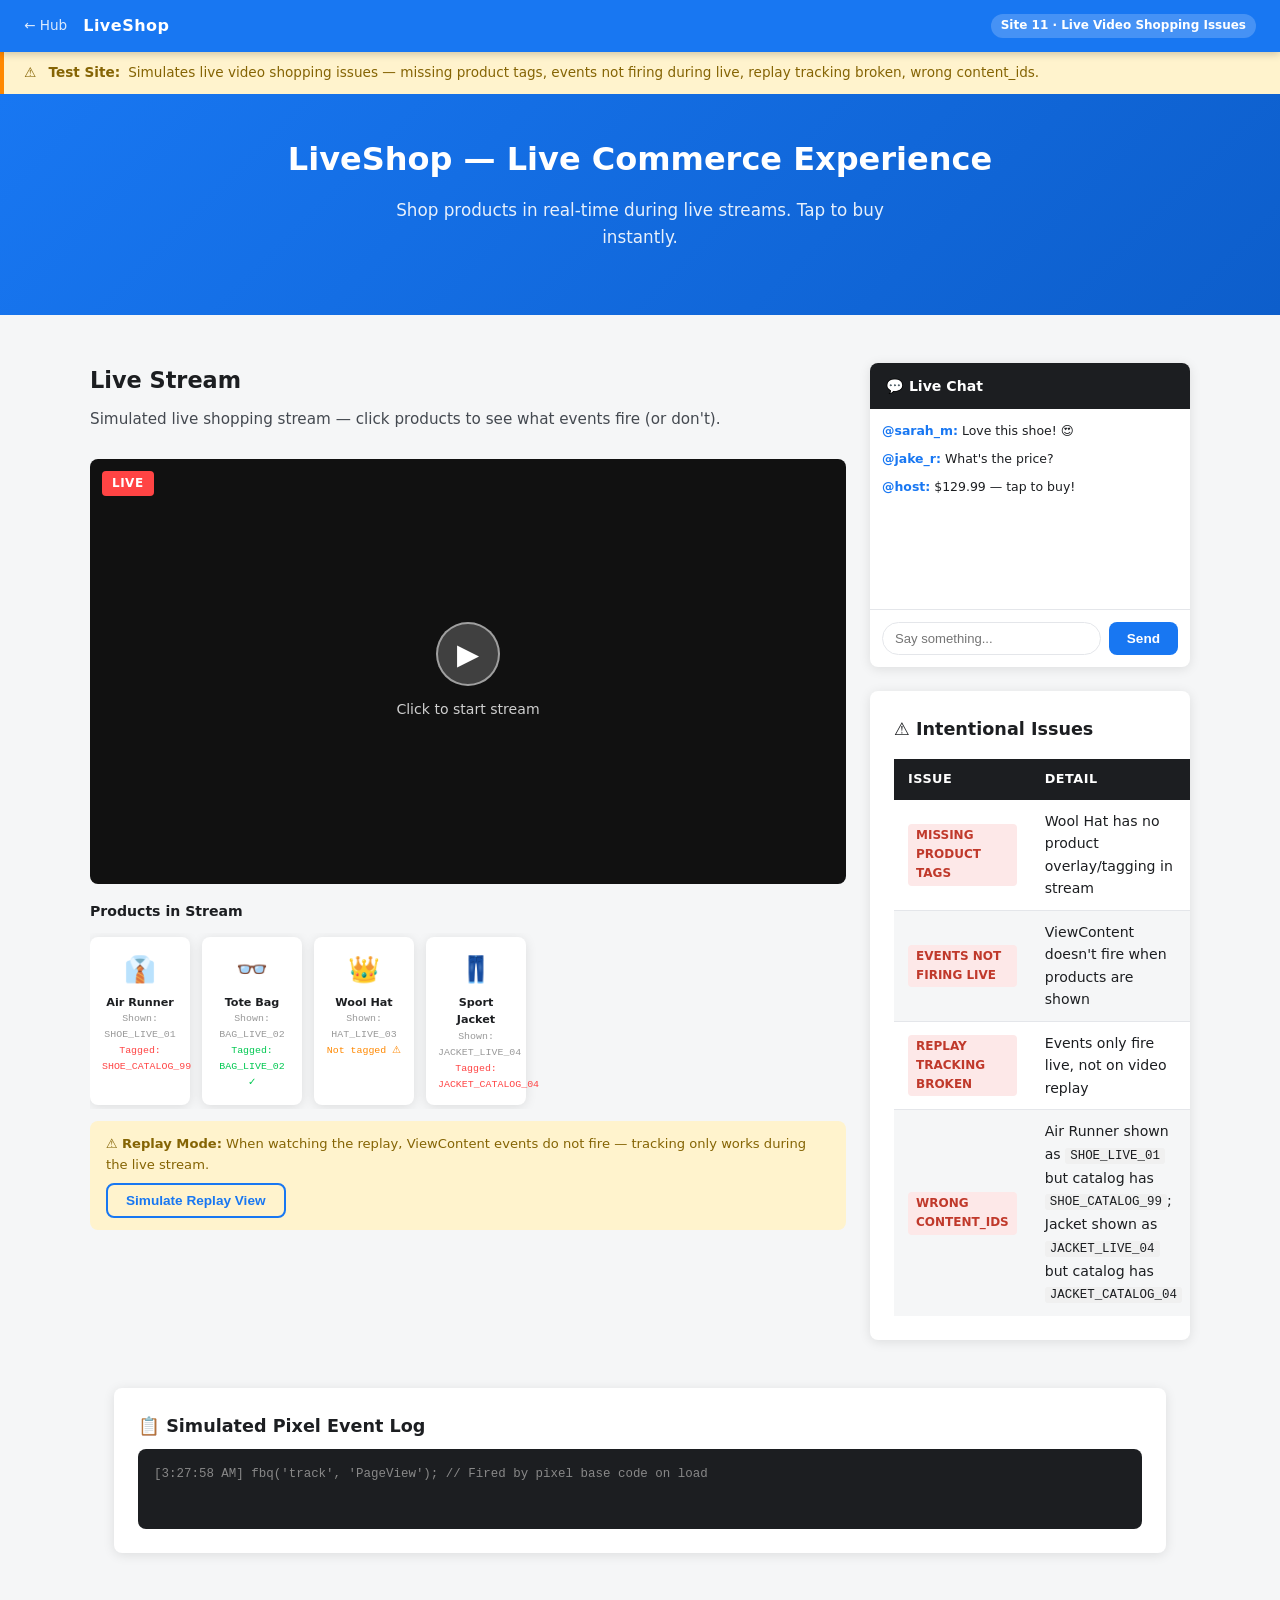
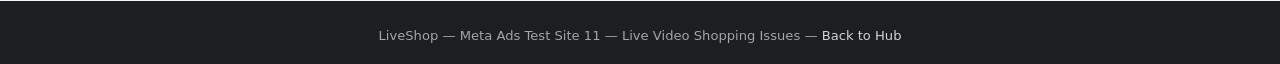
<file: product_live_video/index.html>
<!DOCTYPE html>
<html lang="en">
<head>
  <meta charset="UTF-8" />
  <meta name="viewport" content="width=device-width, initial-scale=1.0" />
  <title>LiveShop — Live Video Shopping Test</title>
  <link rel="stylesheet" href="../style.css" />

  <!-- Meta Pixel Code — Ecomm Pixel (1981397602752829) -->
  <script>
  !function(f,b,e,v,n,t,s)
  {if(f.fbq)return;n=f.fbq=function(){n.callMethod?
  n.callMethod.apply(n,arguments):n.queue.push(arguments)};
  if(!f._fbq)f._fbq=n;n.push=n;n.loaded=!0;n.version='2.0';
  n.queue=[];t=b.createElement(e);t.async=!0;
  t.src=v;s=b.getElementsByTagName(e)[0];
  s.parentNode.insertBefore(t,s)}(window, document,'script',
  'https://connect.facebook.net/en_US/fbevents.js');
  fbq('init', '1981397602752829');
  fbq('track', 'PageView');
  </script>
  <noscript><img height="1" width="1" style="display:none"
  src="https://www.facebook.com/tr?id=1981397602752829&ev=PageView&noscript=1"
  /></noscript>
  <!-- End Meta Pixel Code -->

  <style>
    .live-layout { display: grid; grid-template-columns: 1fr 320px; gap: 24px; align-items: start; }
    @media(max-width:768px){ .live-layout { grid-template-columns: 1fr; } }
    .video-wrap { position: relative; }
    .product-overlay {
      position: absolute; bottom: 16px; left: 16px; right: 16px;
      background: rgba(0,0,0,.7); border-radius: var(--radius); padding: 12px 16px;
      color: var(--white); display: flex; align-items: center; gap: 12px;
    }
    .product-overlay .overlay-img { font-size: 2rem; }
    .product-overlay .overlay-info { flex: 1; }
    .product-overlay .overlay-name { font-weight: 700; font-size: .88rem; }
    .product-overlay .overlay-price { font-size: .82rem; opacity: .9; }
    .product-overlay .overlay-tag-status { font-size: .7rem; }
    .chat-panel { background: var(--white); border-radius: var(--radius); box-shadow: var(--shadow); overflow: hidden; }
    .chat-header { background: var(--gray-900); color: var(--white); padding: 12px 16px; font-size: .88rem; font-weight: 700; }
    .chat-messages { height: 200px; overflow-y: auto; padding: 12px; display: flex; flex-direction: column; gap: 8px; }
    .chat-msg { font-size: .78rem; }
    .chat-msg .msg-user { font-weight: 700; color: var(--blue); }
    .chat-input { display: flex; gap: 8px; padding: 12px; border-top: 1px solid var(--gray-200); }
    .chat-input input { flex: 1; padding: 8px 12px; border: 1px solid var(--gray-200); border-radius: 20px; font-size: .82rem; }
    .product-shelf { display: flex; gap: 12px; overflow-x: auto; padding: 4px 0; }
    .shelf-item {
      flex-shrink: 0; width: 100px; background: var(--white); border-radius: var(--radius);
      box-shadow: var(--shadow); padding: 10px; text-align: center; cursor: pointer;
      border: 2px solid transparent; transition: border-color .15s;
    }
    .shelf-item:hover { border-color: var(--blue); }
    .shelf-item.active { border-color: var(--blue); background: #e8f0fe; }
    .shelf-item.wrong-id { border-color: var(--red); }
    .shelf-item .shelf-emoji { font-size: 1.6rem; }
    .shelf-item .shelf-name { font-size: .7rem; font-weight: 700; margin-top: 4px; }
    .shelf-item .shelf-id { font-size: .62rem; color: #999; font-family: monospace; }
    .replay-notice { background: #fff3cd; border-radius: var(--radius); padding: 12px 16px; font-size: .82rem; color: #856404; margin-top: 12px; }
    code { background: #f0f0f0; padding: 1px 5px; border-radius: 3px; font-size: .78rem; font-family: monospace; }
  </style>
</head>
<body>

<nav class="site-nav">
  <a class="back-link" href="../index.html">&#8592; Hub</a>
  <a class="logo" href="#">LiveShop</a>
  <span class="badge">Site 11 · Live Video Shopping Issues</span>
</nav>

<div class="issue-banner">
  &#9888;&nbsp;<strong>Test Site:</strong> Simulates live video shopping issues — missing product tags, events not firing during live, replay tracking broken, wrong content_ids.
</div>

<div class="hero" style="padding:40px 24px;">
  <h1>LiveShop — Live Commerce Experience</h1>
  <p>Shop products in real-time during live streams. Tap to buy instantly.</p>
</div>

<div class="container section">
  <div class="live-layout">

    <!-- Video Player -->
    <div>
      <h2 class="section-title">Live Stream</h2>
      <p class="section-sub">Simulated live shopping stream — click products to see what events fire (or don't).</p>

      <div class="video-wrap">
        <div class="video-placeholder" style="min-height:320px;">
          <div class="live-badge" id="live-badge">LIVE</div>
          <div class="play-btn" onclick="togglePlayback()">&#9654;</div>
          <p style="font-size:.88rem; opacity:.8;" id="stream-status">Click to start stream</p>

          <!-- Product overlay — ISSUE: no product tags initially -->
          <div class="product-overlay" id="product-overlay" style="display:none;">
            <span class="overlay-img" id="overlay-emoji">&#128084;</span>
            <div class="overlay-info">
              <div class="overlay-name" id="overlay-name">Product Name</div>
              <div class="overlay-price" id="overlay-price">$0.00</div>
              <div class="overlay-tag-status" id="overlay-tag-status"></div>
            </div>
            <button class="btn btn-white btn-sm" onclick="buyNow()">Buy Now</button>
          </div>
        </div>

        <!-- Product Shelf -->
        <div style="margin-top:16px;">
          <h4 style="font-size:.88rem; font-weight:700; margin-bottom:10px;">Products in Stream</h4>
          <div class="product-shelf">
            <div class="shelf-item" id="shelf-1" onclick="showProduct(1)">
              <div class="shelf-emoji">&#128084;</div>
              <div class="shelf-name">Air Runner</div>
              <div class="shelf-id">Shown: SHOE_LIVE_01</div>
              <div class="shelf-id" style="color:var(--red);">Tagged: SHOE_CATALOG_99</div>
            </div>
            <div class="shelf-item" id="shelf-2" onclick="showProduct(2)">
              <div class="shelf-emoji">&#128083;</div>
              <div class="shelf-name">Tote Bag</div>
              <div class="shelf-id">Shown: BAG_LIVE_02</div>
              <div class="shelf-id" style="color:var(--green);">Tagged: BAG_LIVE_02 &#10003;</div>
            </div>
            <div class="shelf-item" id="shelf-3" onclick="showProduct(3)">
              <div class="shelf-emoji">&#128081;</div>
              <div class="shelf-name">Wool Hat</div>
              <div class="shelf-id">Shown: HAT_LIVE_03</div>
              <div class="shelf-id" style="color:var(--orange);">Not tagged &#9888;</div>
            </div>
            <div class="shelf-item" id="shelf-4" onclick="showProduct(4)">  <!-- Sport Jacket: stream JACKET_LIVE_04 ≠ catalog JACKET_CATALOG_04 -->
              <div class="shelf-emoji">&#128086;</div>
              <div class="shelf-name">Sport Jacket</div>
              <div class="shelf-id">Shown: JACKET_LIVE_04</div>
              <div class="shelf-id" style="color:var(--red);">Tagged: JACKET_CATALOG_04</div>
            </div>
          </div>
        </div>

        <!-- Replay Notice -->
        <div class="replay-notice">
          &#9888; <strong>Replay Mode:</strong> When watching the replay, ViewContent events do not fire — tracking only works during the live stream.
          <button class="btn btn-outline btn-sm mt-8" onclick="simulateReplay()" style="display:block;">Simulate Replay View</button>
        </div>
      </div>
    </div>

    <!-- Right: Chat + Issues -->
    <div>
      <!-- Live Chat -->
      <div class="chat-panel mb-24">
        <div class="chat-header">&#128172; Live Chat</div>
        <div class="chat-messages" id="chat-messages">
          <div class="chat-msg"><span class="msg-user">@sarah_m:</span> Love this shoe! 😍</div>
          <div class="chat-msg"><span class="msg-user">@jake_r:</span> What's the price?</div>
          <div class="chat-msg"><span class="msg-user">@host:</span> $129.99 — tap to buy!</div>
        </div>
        <div class="chat-input">
          <input type="text" id="chat-input" placeholder="Say something..." onkeydown="if(event.key==='Enter') sendChat()" />
          <button class="btn btn-primary btn-sm" onclick="sendChat()">Send</button>
        </div>
      </div>

      <!-- Issues Reference -->
      <div class="card">
        <div class="card-body">
          <h3 class="card-title">&#9888; Intentional Issues</h3>
          <table class="issue-table">
            <thead><tr><th>Issue</th><th>Detail</th></tr></thead>
            <tbody>
              <tr>
                <td><span class="tag tag-red">Missing product tags</span></td>
                <td>Wool Hat has no product overlay/tagging in stream</td>
              </tr>
              <tr>
                <td><span class="tag tag-red">Events not firing live</span></td>
                <td>ViewContent doesn't fire when products are shown</td>
              </tr>
              <tr>
                <td><span class="tag tag-red">Replay tracking broken</span></td>
                <td>Events only fire live, not on video replay</td>
              </tr>
              <tr>
                <td><span class="tag tag-red">Wrong content_ids</span></td>
                <td>Air Runner shown as <code>SHOE_LIVE_01</code> but catalog has <code>SHOE_CATALOG_99</code>; Jacket shown as <code>JACKET_LIVE_04</code> but catalog has <code>JACKET_CATALOG_04</code></td>
              </tr>
            </tbody>
          </table>
        </div>
      </div>
    </div>

  </div>
</div>

<!-- Event Log -->
<div class="container" style="margin-bottom:48px;">
  <div class="card">
    <div class="card-body">
      <h3 class="card-title">&#128203; Simulated Pixel Event Log</h3>
      <div id="event-log" style="font-family:monospace; font-size:.78rem; background:#1c1e21; color:#00c851; padding:16px; border-radius:var(--radius); min-height:80px; max-height:260px; overflow-y:auto;"></div>
    </div>
  </div>
</div>

<footer>
  LiveShop &mdash; Meta Ads Test Site 11 &mdash; Live Video Shopping Issues &mdash;
  <a href="../index.html">Back to Hub</a>
</footer>

<script>
  let isLive = false;
  let currentProduct = null;

  const products = {
    1: { emoji: '&#128084;', name: 'Air Runner',   price: '$119.99', shownId: 'SHOE_LIVE_01',    taggedId: 'SHOE_CATALOG_99',    issue: 'wrong_id'  },  // ⚠ ISSUE: stream ID ≠ catalog ID
    2: { emoji: '&#128083;', name: 'Tote Bag',     price: '$65.00',  shownId: 'BAG_LIVE_02',     taggedId: 'BAG_LIVE_02',        issue: null        },  // ✓ Correct: IDs match
    3: { emoji: '&#128081;', name: 'Wool Hat',     price: '$34.99',  shownId: 'HAT_LIVE_03',     taggedId: null,                 issue: 'not_tagged'},  // ⚠ ISSUE: not in catalog at all
    4: { emoji: '&#128086;', name: 'Sport Jacket', price: '$189.99', shownId: 'JACKET_LIVE_04',  taggedId: 'JACKET_CATALOG_04',  issue: 'wrong_id'  },  // ⚠ ISSUE: stream ID ≠ catalog ID
  };

  function log(msg, color) {
    const el = document.getElementById('event-log');
    const ts = new Date().toLocaleTimeString();
    const c = color || '#00c851';
    el.innerHTML += `<span style="color:${c}">[${ts}] ${msg}</span>\n`;
    el.scrollTop = el.scrollHeight;
  }

  function togglePlayback() {
    isLive = !isLive;
    document.getElementById('stream-status').textContent = isLive ? 'LIVE — Stream Active' : 'Stream Paused';
    document.getElementById('live-badge').style.background = isLive ? 'var(--red)' : '#888';
    log(isLive ? `// Stream started — LIVE` : `// Stream paused`, '#888');
    if (isLive) log(`fbq('track', 'PageView');  // Only PageView fires on stream start`, '#888');
  }

  function showProduct(id) {
    const p = products[id];
    currentProduct = p;

    document.querySelectorAll('.shelf-item').forEach(el => el.classList.remove('active'));
    document.getElementById(`shelf-${id}`).classList.add('active');

    document.getElementById('product-overlay').style.display = 'flex';
    document.getElementById('overlay-emoji').innerHTML = p.emoji;
    document.getElementById('overlay-name').textContent = p.name;
    document.getElementById('overlay-price').textContent = p.price;

    if (p.issue === 'not_tagged') {
      document.getElementById('overlay-tag-status').innerHTML = '&#9888; Not tagged in catalog';
      document.getElementById('overlay-tag-status').style.color = 'orange';
    } else if (p.issue === 'wrong_id') {
      document.getElementById('overlay-tag-status').innerHTML = `&#9888; Tagged as ${p.taggedId}`;
      document.getElementById('overlay-tag-status').style.color = '#ff8800';
    } else {
      document.getElementById('overlay-tag-status').innerHTML = '&#10003; Correctly tagged';
      document.getElementById('overlay-tag-status').style.color = '#00c851';
    }

    // ISSUE: ViewContent doesn't fire when product is shown
    log(`// Product shown: ${p.name} (${p.shownId})`);
    log(`// ⚠ ISSUE: No ViewContent event fires when product appears in stream`, '#ff4444');

    if (p.issue === 'not_tagged') {
      log(`// ⚠ ISSUE: ${p.name} has no product tag — cannot link to catalog`, '#ff4444');
    } else if (p.issue === 'wrong_id') {
      log(`// ⚠ ISSUE: Product shown as '${p.shownId}' but tagged as '${p.taggedId}' — ID mismatch`, '#ff4444');
    }
  }

  function buyNow() {
    if (!currentProduct) return;
    const p = currentProduct;
    const idToUse = p.taggedId || p.shownId;
    const priceVal = parseFloat(p.price.replace('$',''));
    // Real fbq() Purchase call — intentionally uses wrong/missing catalog ID
    fbq('track', 'Purchase', { content_ids: [idToUse], value: priceVal, currency: 'USD', content_type: 'product' });
    log(`fbq('track', 'Purchase', { content_ids: ['${idToUse}'], value: ${priceVal}, currency: 'USD', content_type: 'product' });  // Real event fired`);
    if (p.issue === 'wrong_id') log(`  ⚠ ISSUE: Purchase uses tagged ID '${p.taggedId}' ≠ actual product '${p.shownId}'`, '#ff4444');
    if (p.issue === 'not_tagged') log(`  ⚠ ISSUE: No catalog ID available — purchase can't be matched to catalog`, '#ff4444');
    addChat('system', `${p.name} purchased! 🎉`);
  }

  function simulateReplay() {
    log(`// User watching REPLAY of stream`, '#888');
    log(`// ⚠ ISSUE: No ViewContent events fire during replay — tracking only worked live`, '#ff4444');
    log(`// ⚠ ISSUE: Product interactions in replay are completely untracked`, '#ff4444');
    document.getElementById('live-badge').textContent = 'REPLAY';
    document.getElementById('live-badge').style.background = '#888';
    document.getElementById('stream-status').textContent = 'Watching Replay — Events Disabled';
  }

  function addChat(user, msg) {
    const el = document.getElementById('chat-messages');
    el.innerHTML += `<div class="chat-msg"><span class="msg-user">@${user}:</span> ${msg}</div>`;
    el.scrollTop = el.scrollHeight;
  }

  function sendChat() {
    const input = document.getElementById('chat-input');
    if (input.value.trim()) {
      addChat('you', input.value);
      input.value = '';
    }
  }

  // PageView already fired by pixel base code in <head>
  log(`fbq('track', 'PageView');  // Fired by pixel base code on load`, '#888');
</script>

</body>
</html>
</file>
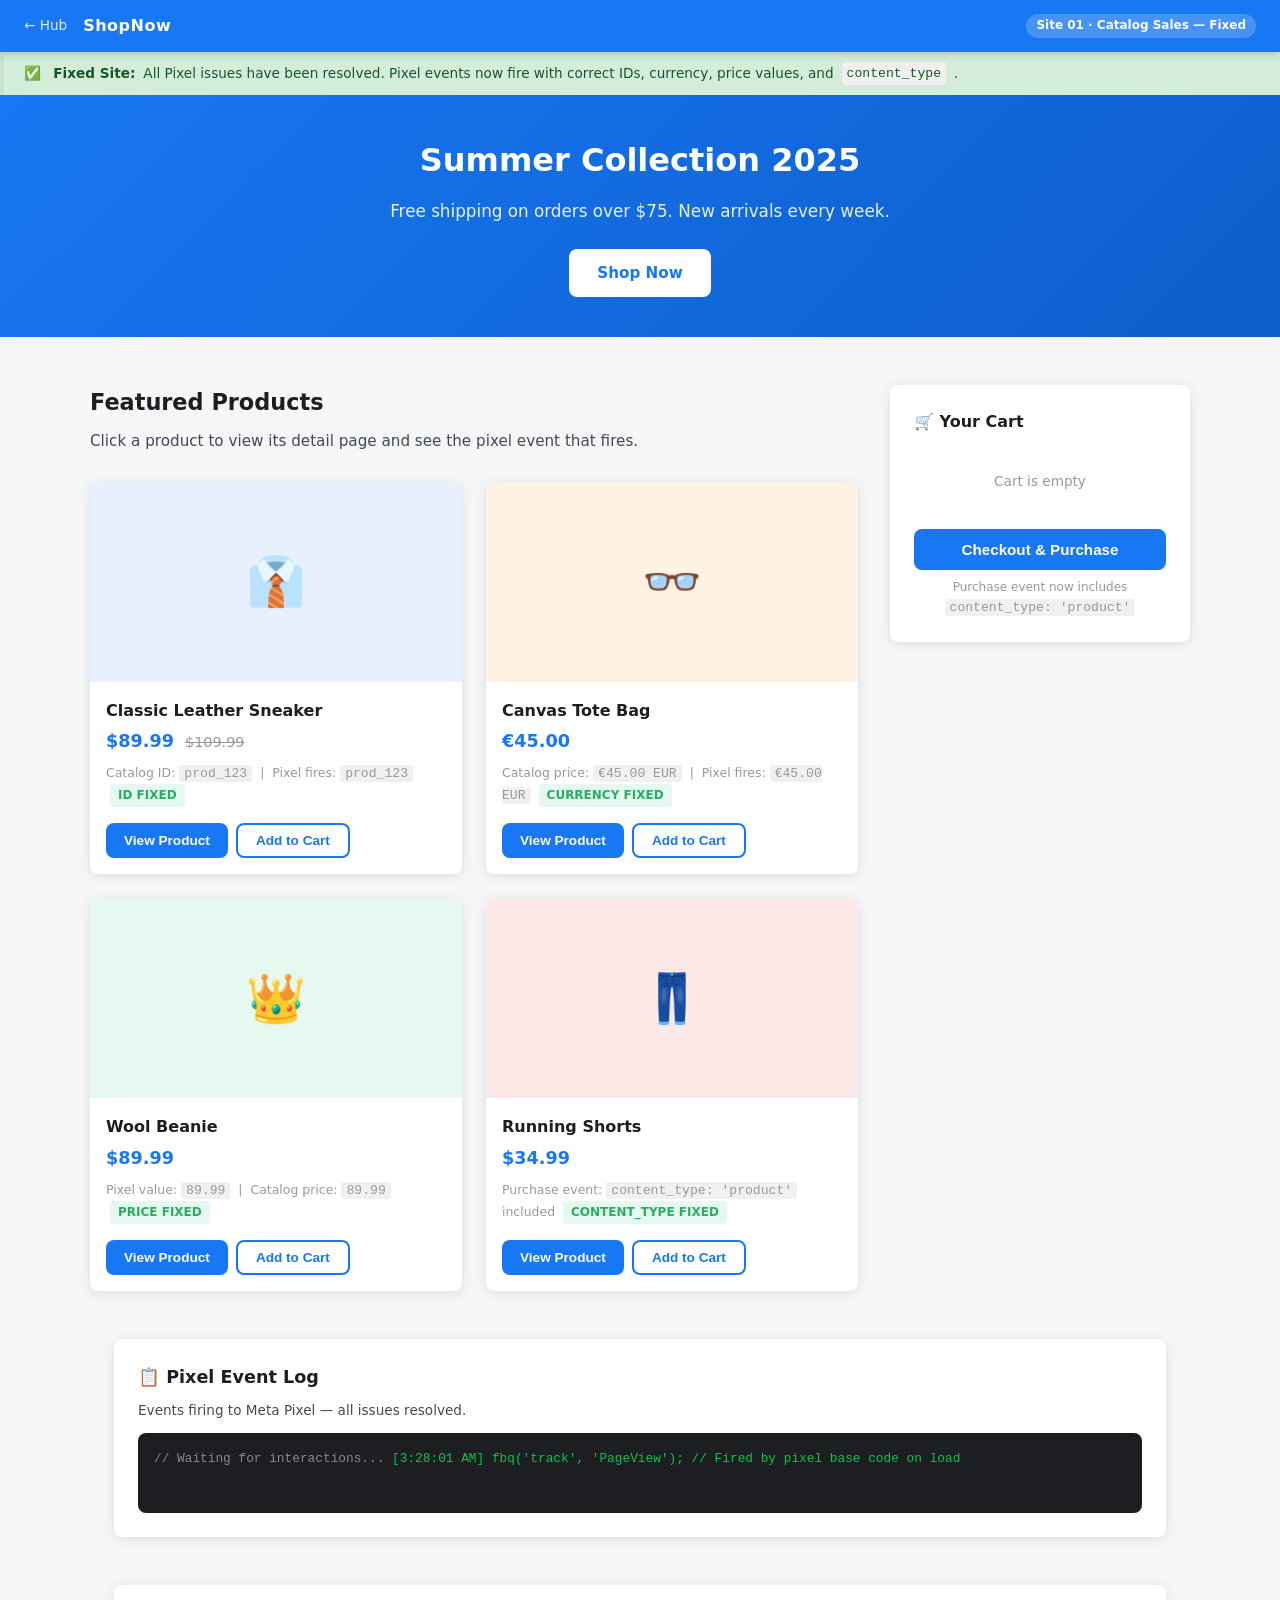
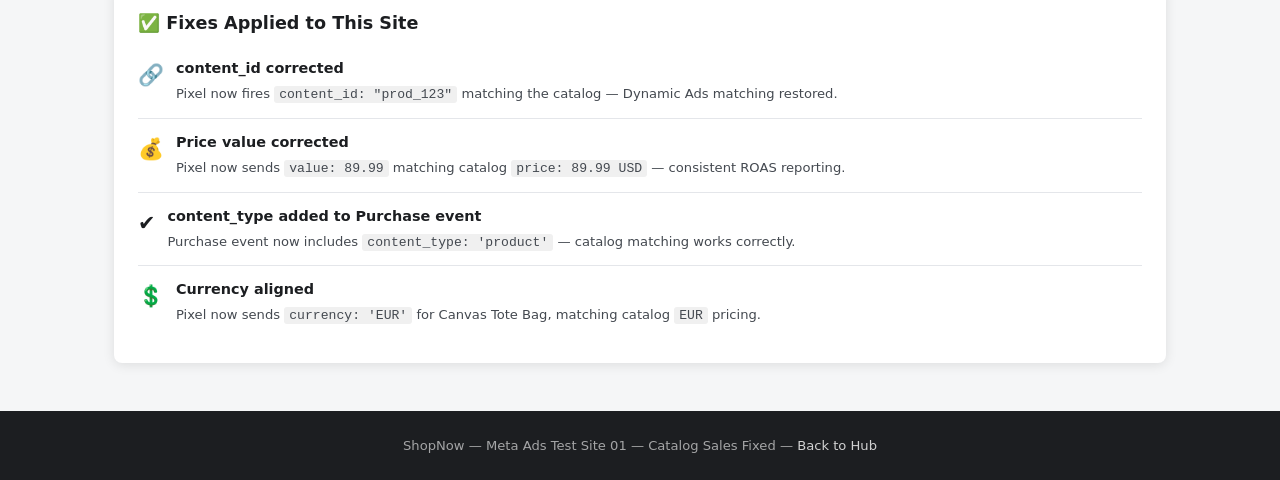
<file: sales_catalog_sales/index.html>
<!DOCTYPE html>
<html lang="en">
<head>
  <meta charset="UTF-8" />
  <meta name="viewport" content="width=device-width, initial-scale=1.0" />
  <title>ShopNow — Catalog Sales Test Site</title>
  <link rel="stylesheet" href="../style.css" />

  <!-- Meta Pixel Code — Ecomm Pixel (1981397602752829) -->
  <script>
  !function(f,b,e,v,n,t,s)
  {if(f.fbq)return;n=f.fbq=function(){n.callMethod?
  n.callMethod.apply(n,arguments):n.queue.push(arguments)};
  if(!f._fbq)f._fbq=n;n.push=n;n.loaded=!0;n.version='2.0';
  n.queue=[];t=b.createElement(e);t.async=!0;
  t.src=v;s=b.getElementsByTagName(e)[0];
  s.parentNode.insertBefore(t,s)}(window, document,'script',
  'https://connect.facebook.net/en_US/fbevents.js');
  fbq('init', '1981397602752829');
  fbq('track', 'PageView');
  </script>
  <noscript><img height="1" width="1" style="display:none"
  src="https://www.facebook.com/tr?id=1981397602752829&ev=PageView&noscript=1"
  /></noscript>
  <!-- End Meta Pixel Code -->

  <style>
    .product-img-placeholder {
      width: 100%; height: 200px;
      display: flex; align-items: center; justify-content: center;
      font-size: 3rem;
      border-radius: var(--radius) var(--radius) 0 0;
    }
    .cart-sidebar {
      background: var(--white);
      border-radius: var(--radius);
      box-shadow: var(--shadow);
      padding: 24px;
      position: sticky;
      top: 70px;
    }
    .cart-item { display: flex; justify-content: space-between; padding: 8px 0; border-bottom: 1px solid var(--gray-200); font-size: .9rem; }
    .cart-total { font-weight: 700; font-size: 1.1rem; display: flex; justify-content: space-between; padding-top: 12px; }
    .layout-with-sidebar { display: grid; grid-template-columns: 1fr 300px; gap: 32px; align-items: start; }
    @media(max-width:768px){ .layout-with-sidebar { grid-template-columns: 1fr; } }
    .issue-row { display: flex; align-items: flex-start; gap: 12px; padding: 12px 0; border-bottom: 1px solid var(--gray-200); }
    .issue-row:last-child { border-bottom: none; }
    .issue-icon { font-size: 1.3rem; flex-shrink: 0; margin-top: 2px; }
    .issue-text strong { display: block; font-size: .9rem; }
    .issue-text span { font-size: .82rem; color: var(--gray-700); }
    code { background: #f0f0f0; padding: 1px 5px; border-radius: 3px; font-size: .82rem; font-family: monospace; }
  </style>
</head>
<body>

<nav class="site-nav">
  <a class="back-link" href="../index.html">&#8592; Hub</a>
  <a class="logo" href="#">ShopNow</a>
  <span class="badge">Site 01 · Catalog Sales — Fixed</span>
</nav>

<div class="issue-banner" style="background:#d4edda; color:#155724; border-color:#c3e6cb;">
  &#9989;&nbsp;<strong>Fixed Site:</strong> All Pixel issues have been resolved. Pixel events now fire with correct IDs, currency, price values, and <code>content_type</code>.
</div>

<!-- HERO -->
<div class="hero" style="padding:40px 24px;">
  <h1>Summer Collection 2025</h1>
  <p>Free shipping on orders over $75. New arrivals every week.</p>
  <a href="#products" class="btn btn-white">Shop Now</a>
</div>

<div class="container section" id="products">
  <div class="layout-with-sidebar">

    <!-- Products -->
    <div>
      <h2 class="section-title">Featured Products</h2>
      <p class="section-sub">Click a product to view its detail page and see the pixel event that fires.</p>

      <div class="grid-2">

        <!-- Product 1 — FIX: content_id changed from SKU123 → prod_123; value corrected to 89.99 -->
        <div class="product-card">
          <div class="product-img-placeholder" style="background:#e8f0fe;">&#128084;</div>
          <div class="product-info">
            <div class="product-name">Classic Leather Sneaker</div>
            <div>
              <span class="product-price">$89.99</span>
              <span class="product-price-old">$109.99</span>
            </div>
            <div class="mt-8" style="font-size:.78rem; color:#999;">
              Catalog ID: <code>prod_123</code> &nbsp;|&nbsp; Pixel fires: <code>prod_123</code>
              <span class="tag tag-green" style="margin-left:4px;">ID Fixed</span>
            </div>
          </div>
          <div class="product-actions">
            <button class="btn btn-primary btn-sm" onclick="simulateViewContent('prod_123', 89.99, 'USD')">View Product</button>
            <button class="btn btn-outline btn-sm" onclick="addToCart('prod_123', 89.99)">Add to Cart</button>
          </div>
        </div>

        <!-- Product 2 — FIX: currency changed from USD → EUR to match catalog -->
        <div class="product-card">
          <div class="product-img-placeholder" style="background:#fef3e2;">&#128083;</div>
          <div class="product-info">
            <div class="product-name">Canvas Tote Bag</div>
            <div>
              <span class="product-price">€45.00</span>
            </div>
            <div class="mt-8" style="font-size:.78rem; color:#999;">
              Catalog price: <code>€45.00 EUR</code> &nbsp;|&nbsp; Pixel fires: <code>€45.00 EUR</code>
              <span class="tag tag-green" style="margin-left:4px;">Currency Fixed</span>
            </div>
          </div>
          <div class="product-actions">
            <button class="btn btn-primary btn-sm" onclick="simulateViewContent('BAG_001', 45.00, 'EUR')">View Product</button>
            <button class="btn btn-outline btn-sm" onclick="addToCart('BAG_001', 45.00, 'EUR')">Add to Cart</button>
          </div>
        </div>

        <!-- Product 3 — FIX: value corrected from 99.99 → 89.99 to match catalog price -->
        <div class="product-card">
          <div class="product-img-placeholder" style="background:#e6f9f0;">&#128081;</div>
          <div class="product-info">
            <div class="product-name">Wool Beanie</div>
            <div>
              <span class="product-price">$89.99</span>
            </div>
            <div class="mt-8" style="font-size:.78rem; color:#999;">
              Pixel value: <code>89.99</code> &nbsp;|&nbsp; Catalog price: <code>89.99</code>
              <span class="tag tag-green" style="margin-left:4px;">Price Fixed</span>
            </div>
          </div>
          <div class="product-actions">
            <button class="btn btn-primary btn-sm" onclick="simulateViewContent('BEAN_007', 89.99, 'USD')">View Product</button>
            <button class="btn btn-outline btn-sm" onclick="addToCart('BEAN_007', 89.99)">Add to Cart</button>
          </div>
        </div>

        <!-- Product 4 — content_type is present in all events; Purchase event also fixed -->
        <div class="product-card">
          <div class="product-img-placeholder" style="background:#fde8e8;">&#128086;</div>
          <div class="product-info">
            <div class="product-name">Running Shorts</div>
            <div>
              <span class="product-price">$34.99</span>
            </div>
            <div class="mt-8" style="font-size:.78rem; color:#999;">
              Purchase event: <code>content_type: 'product'</code> included
              <span class="tag tag-green" style="margin-left:4px;">content_type Fixed</span>
            </div>
          </div>
          <div class="product-actions">
            <button class="btn btn-primary btn-sm" onclick="simulateViewContent('SHORT_02', 34.99, 'USD')">View Product</button>
            <button class="btn btn-outline btn-sm" onclick="addToCart('SHORT_02', 34.99)">Add to Cart</button>
          </div>
        </div>

      </div><!-- /grid -->
    </div>

    <!-- Cart Sidebar -->
    <div class="cart-sidebar">
      <h3 style="font-size:1rem; font-weight:700; margin-bottom:16px;">&#128722; Your Cart</h3>
      <div id="cart-items">
        <p style="font-size:.85rem; color:#999; text-align:center; padding:20px 0;">Cart is empty</p>
      </div>
      <div class="cart-total" id="cart-total" style="display:none;">
        <span>Total</span><span id="cart-total-val">$0.00</span>
      </div>
      <button class="btn btn-primary btn-full mt-16" onclick="simulatePurchase()">Checkout &amp; Purchase</button>
      <p style="font-size:.75rem; color:#999; margin-top:8px; text-align:center;">Purchase event now includes <code>content_type: 'product'</code></p>
    </div>

  </div>
</div>

<!-- Event Log -->
<div class="container" style="margin-bottom:48px;">
  <div class="card">
    <div class="card-body">
      <h3 class="card-title">&#128203; Pixel Event Log</h3>
      <p style="font-size:.85rem; color:var(--gray-700); margin-bottom:12px;">Events firing to Meta Pixel — all issues resolved.</p>
      <div id="event-log" style="font-family:monospace; font-size:.8rem; background:#1c1e21; color:#00c851; padding:16px; border-radius:var(--radius); min-height:80px; max-height:240px; overflow-y:auto;">
        <span style="color:#888;">// Waiting for interactions...</span>
      </div>
    </div>
  </div>
</div>

<!-- Fixes Reference -->
<div class="container" style="margin-bottom:48px;">
  <div class="card">
    <div class="card-body">
      <h3 class="card-title">&#9989; Fixes Applied to This Site</h3>
      <div class="issue-row">
        <span class="issue-icon">&#128279;</span>
        <div class="issue-text">
          <strong>content_id corrected</strong>
          <span>Pixel now fires <code>content_id: "prod_123"</code> matching the catalog — Dynamic Ads matching restored.</span>
        </div>
      </div>
      <div class="issue-row">
        <span class="issue-icon">&#128176;</span>
        <div class="issue-text">
          <strong>Price value corrected</strong>
          <span>Pixel now sends <code>value: 89.99</code> matching catalog <code>price: 89.99 USD</code> — consistent ROAS reporting.</span>
        </div>
      </div>
      <div class="issue-row">
        <span class="issue-icon">&#10004;</span>
        <div class="issue-text">
          <strong>content_type added to Purchase event</strong>
          <span>Purchase event now includes <code>content_type: 'product'</code> — catalog matching works correctly.</span>
        </div>
      </div>
      <div class="issue-row">
        <span class="issue-icon">&#128178;</span>
        <div class="issue-text">
          <strong>Currency aligned</strong>
          <span>Pixel now sends <code>currency: 'EUR'</code> for Canvas Tote Bag, matching catalog <code>EUR</code> pricing.</span>
        </div>
      </div>
    </div>
  </div>
</div>

<footer>
  ShopNow &mdash; Meta Ads Test Site 01 &mdash; Catalog Sales Fixed &mdash;
  <a href="../index.html">Back to Hub</a>
</footer>

<script>
  // Per-product currency map — BAG_001 is EUR, all others USD
  const productCurrency = {
    'prod_123': 'USD',
    'BAG_001':  'EUR',
    'BEAN_007': 'USD',
    'SHORT_02': 'USD'
  };

  const cartItems = [];
  let cartTotal = 0;

  function log(msg) {
    const el = document.getElementById('event-log');
    const ts = new Date().toLocaleTimeString();
    el.innerHTML += `\n[${ts}] ${msg}`;
    el.scrollTop = el.scrollHeight;
  }

  // FIX 1 & 2: content_id and value now passed correctly from button onclick attributes.
  // FIX 3: currency is now passed correctly per product (EUR for BAG_001, USD for others).
  function simulateViewContent(id, value, currency) {
    fbq('track', 'ViewContent', { content_ids: [id], value: value, currency: currency, content_type: 'product' });
    log(`fbq('track', 'ViewContent', { content_ids: ['${id}'], value: ${value}, currency: '${currency}', content_type: 'product' });`);
    log(`  ✅ content_id matches catalog | currency: ${currency} | content_type: 'product' present`);
  }

  function addToCart(id, price, currency) {
    const cur = currency || productCurrency[id] || 'USD';
    cartItems.push({ id, price, currency: cur });
    cartTotal += price;
    renderCart();
    fbq('track', 'AddToCart', { content_ids: [id], value: price, currency: cur, content_type: 'product' });
    log(`fbq('track', 'AddToCart', { content_ids: ['${id}'], value: ${price}, currency: '${cur}', content_type: 'product' });`);
  }

  function renderCart() {
    const el = document.getElementById('cart-items');
    const tot = document.getElementById('cart-total');
    const totVal = document.getElementById('cart-total-val');
    if (cartItems.length === 0) {
      el.innerHTML = '<p style="font-size:.85rem;color:#999;text-align:center;padding:20px 0;">Cart is empty</p>';
      tot.style.display = 'none';
      return;
    }
    el.innerHTML = cartItems.map(i => `<div class="cart-item"><span>${i.id}</span><span>${i.currency === 'EUR' ? '€' : '$'}${i.price.toFixed(2)}</span></div>`).join('');
    tot.style.display = 'flex';
    totVal.textContent = `$${cartTotal.toFixed(2)}`;
  }

  // FIX 4: content_type: 'product' is now included in the Purchase event.
  function simulatePurchase() {
    if (cartItems.length === 0) { alert('Add items to cart first!'); return; }
    const ids = cartItems.map(i => i.id);
    const idsLog = ids.map(i => `'${i}'`).join(', ');
    fbq('track', 'Purchase', { content_ids: ids, value: cartTotal, currency: 'USD', content_type: 'product' });
    log(`fbq('track', 'Purchase', { content_ids: [${idsLog}], value: ${cartTotal.toFixed(2)}, currency: 'USD', content_type: 'product' });`);
    log(`  ✅ content_type: 'product' present — catalog matching will succeed`);
    alert('Purchase simulated! Check the event log below.');
  }

  // PageView already fired by pixel base code in <head>
  log(`fbq('track', 'PageView');  // Fired by pixel base code on load`);
</script>

</body>
</html>
</file>
<file: style.css>
/* ============================================================
   Meta Ads Test Sites — Shared Stylesheet
   ============================================================ */

:root {
  --blue:       #1877F2;
  --blue-dark:  #0d5ecb;
  --green:      #00c851;
  --red:        #ff4444;
  --orange:     #ff8800;
  --gray-100:   #f5f6f7;
  --gray-200:   #e4e6ea;
  --gray-700:   #444950;
  --gray-900:   #1c1e21;
  --white:      #ffffff;
  --radius:     8px;
  --shadow:     0 2px 12px rgba(0,0,0,.10);
  --font:       'Segoe UI', system-ui, -apple-system, sans-serif;
}

*, *::before, *::after { box-sizing: border-box; margin: 0; padding: 0; }

body {
  font-family: var(--font);
  background: var(--gray-100);
  color: var(--gray-900);
  line-height: 1.6;
}

/* ---- Top Nav ---- */
.site-nav {
  background: var(--blue);
  padding: 0 24px;
  display: flex;
  align-items: center;
  gap: 16px;
  height: 52px;
  position: sticky;
  top: 0;
  z-index: 100;
  box-shadow: 0 2px 8px rgba(0,0,0,.2);
}
.site-nav .logo {
  font-weight: 700;
  font-size: 1rem;
  color: var(--white);
  text-decoration: none;
  letter-spacing: .5px;
}
.site-nav .back-link {
  color: rgba(255,255,255,.85);
  text-decoration: none;
  font-size: .85rem;
  display: flex;
  align-items: center;
  gap: 4px;
}
.site-nav .back-link:hover { color: var(--white); }
.site-nav .badge {
  margin-left: auto;
  background: rgba(255,255,255,.2);
  color: var(--white);
  font-size: .75rem;
  padding: 2px 10px;
  border-radius: 20px;
  font-weight: 600;
}

/* ---- Issue Banner ---- */
.issue-banner {
  background: #fff3cd;
  border-left: 4px solid var(--orange);
  padding: 10px 20px;
  font-size: .85rem;
  color: #856404;
  display: flex;
  align-items: center;
  gap: 8px;
}
.issue-banner strong { font-weight: 700; }

/* ---- Hero ---- */
.hero {
  background: linear-gradient(135deg, var(--blue) 0%, var(--blue-dark) 100%);
  color: var(--white);
  padding: 60px 24px;
  text-align: center;
}
.hero h1 { font-size: 2rem; margin-bottom: 12px; }
.hero p  { font-size: 1.05rem; opacity: .9; max-width: 560px; margin: 0 auto 24px; }

/* ---- Buttons ---- */
.btn {
  display: inline-block;
  padding: 12px 28px;
  border-radius: var(--radius);
  font-weight: 600;
  font-size: .95rem;
  cursor: pointer;
  border: none;
  text-decoration: none;
  transition: opacity .15s, transform .1s;
}
.btn:hover { opacity: .88; transform: translateY(-1px); }
.btn-primary   { background: var(--blue);  color: var(--white); }
.btn-white     { background: var(--white); color: var(--blue);  }
.btn-green     { background: var(--green); color: var(--white); }
.btn-outline   { background: transparent; color: var(--blue); border: 2px solid var(--blue); }
.btn-sm        { padding: 8px 18px; font-size: .85rem; }
.btn-full      { width: 100%; text-align: center; }

/* ---- Cards / Grid ---- */
.container { max-width: 1100px; margin: 0 auto; padding: 0 24px; }
.section    { padding: 48px 0; }

.card {
  background: var(--white);
  border-radius: var(--radius);
  box-shadow: var(--shadow);
  overflow: hidden;
}
.card-body { padding: 24px; }
.card-title { font-size: 1.1rem; font-weight: 700; margin-bottom: 8px; }

.grid-2 { display: grid; grid-template-columns: repeat(auto-fill, minmax(300px, 1fr)); gap: 24px; }
.grid-3 { display: grid; grid-template-columns: repeat(auto-fill, minmax(220px, 1fr)); gap: 20px; }
.grid-4 { display: grid; grid-template-columns: repeat(auto-fill, minmax(200px, 1fr)); gap: 20px; }

/* ---- Product Card ---- */
.product-card { background: var(--white); border-radius: var(--radius); box-shadow: var(--shadow); overflow: hidden; }
.product-card img { width: 100%; height: 200px; object-fit: cover; }
.product-card .product-info { padding: 16px; }
.product-card .product-name { font-weight: 700; margin-bottom: 4px; }
.product-card .product-price { color: var(--blue); font-size: 1.1rem; font-weight: 700; }
.product-card .product-price-old { text-decoration: line-through; color: #999; font-size: .9rem; margin-left: 6px; }
.product-card .product-actions { padding: 0 16px 16px; display: flex; gap: 8px; }

/* ---- Forms ---- */
.form-group { margin-bottom: 18px; }
.form-group label { display: block; font-weight: 600; margin-bottom: 6px; font-size: .9rem; }
.form-group input,
.form-group select,
.form-group textarea {
  width: 100%;
  padding: 10px 14px;
  border: 1.5px solid var(--gray-200);
  border-radius: var(--radius);
  font-size: .95rem;
  font-family: var(--font);
  transition: border-color .15s;
}
.form-group input:focus,
.form-group select:focus,
.form-group textarea:focus {
  outline: none;
  border-color: var(--blue);
}

/* ---- Issue Table ---- */
.issue-table {
  width: 100%;
  border-collapse: collapse;
  font-size: .88rem;
  margin-top: 16px;
}
.issue-table th {
  background: var(--gray-900);
  color: var(--white);
  padding: 10px 14px;
  text-align: left;
  font-size: .8rem;
  text-transform: uppercase;
  letter-spacing: .5px;
}
.issue-table td { padding: 10px 14px; border-bottom: 1px solid var(--gray-200); }
.issue-table tr:last-child td { border-bottom: none; }
.issue-table tr:nth-child(even) td { background: var(--gray-100); }

.tag {
  display: inline-block;
  padding: 2px 8px;
  border-radius: 4px;
  font-size: .75rem;
  font-weight: 700;
  text-transform: uppercase;
}
.tag-red    { background: #fde8e8; color: #c0392b; }
.tag-orange { background: #fef3e2; color: #d35400; }
.tag-blue   { background: #e8f0fe; color: #1a73e8; }
.tag-green  { background: #e6f9f0; color: #27ae60; }

/* ---- Steps / Funnel ---- */
.steps { display: flex; gap: 0; margin: 32px 0; flex-wrap: wrap; }
.step {
  flex: 1;
  min-width: 120px;
  text-align: center;
  padding: 20px 12px;
  background: var(--white);
  border: 1px solid var(--gray-200);
  position: relative;
}
.step:not(:last-child)::after {
  content: '→';
  position: absolute;
  right: -14px;
  top: 50%;
  transform: translateY(-50%);
  font-size: 1.2rem;
  color: var(--blue);
  z-index: 1;
}
.step .step-num {
  width: 36px; height: 36px;
  border-radius: 50%;
  background: var(--blue);
  color: var(--white);
  font-weight: 700;
  display: flex; align-items: center; justify-content: center;
  margin: 0 auto 8px;
  font-size: .9rem;
}
.step .step-label { font-size: .82rem; font-weight: 600; }
.step.active { border-color: var(--blue); background: #e8f0fe; }
.step.error  { border-color: var(--red);  background: #fde8e8; }

/* ---- Video Player Placeholder ---- */
.video-placeholder {
  background: #111;
  border-radius: var(--radius);
  aspect-ratio: 16/9;
  display: flex;
  flex-direction: column;
  align-items: center;
  justify-content: center;
  color: var(--white);
  position: relative;
  overflow: hidden;
}
.video-placeholder .play-btn {
  width: 64px; height: 64px;
  border-radius: 50%;
  background: rgba(255,255,255,.2);
  display: flex; align-items: center; justify-content: center;
  font-size: 1.8rem;
  cursor: pointer;
  border: 2px solid rgba(255,255,255,.5);
  margin-bottom: 12px;
}
.live-badge {
  position: absolute;
  top: 12px; left: 12px;
  background: var(--red);
  color: var(--white);
  font-size: .75rem;
  font-weight: 700;
  padding: 3px 10px;
  border-radius: 4px;
  text-transform: uppercase;
  letter-spacing: .5px;
}

/* ---- Consent Banner ---- */
.consent-banner {
  position: fixed;
  bottom: 0; left: 0; right: 0;
  background: var(--gray-900);
  color: var(--white);
  padding: 16px 24px;
  display: flex;
  align-items: center;
  gap: 16px;
  flex-wrap: wrap;
  z-index: 999;
  box-shadow: 0 -4px 16px rgba(0,0,0,.3);
}
.consent-banner p { flex: 1; font-size: .88rem; min-width: 200px; }
.consent-banner .consent-actions { display: flex; gap: 10px; }

/* ---- Misc ---- */
.section-title { font-size: 1.4rem; font-weight: 700; margin-bottom: 8px; }
.section-sub   { color: var(--gray-700); margin-bottom: 28px; font-size: .95rem; }
.divider       { border: none; border-top: 1px solid var(--gray-200); margin: 32px 0; }
.text-center   { text-align: center; }
.mt-8  { margin-top: 8px; }
.mt-16 { margin-top: 16px; }
.mt-24 { margin-top: 24px; }
.mb-8  { margin-bottom: 8px; }
.mb-16 { margin-bottom: 16px; }
.mb-24 { margin-bottom: 24px; }

footer {
  background: var(--gray-900);
  color: rgba(255,255,255,.6);
  text-align: center;
  padding: 24px;
  font-size: .82rem;
  margin-top: 48px;
}
footer a { color: rgba(255,255,255,.8); text-decoration: none; }

/* ---- Responsive ---- */
@media (max-width: 640px) {
  .hero h1 { font-size: 1.5rem; }
  .steps { flex-direction: column; }
  .step:not(:last-child)::after { content: '↓'; right: auto; top: auto; bottom: -14px; left: 50%; transform: translateX(-50%); }
  .grid-2, .grid-3, .grid-4 { grid-template-columns: 1fr; }
}
</file>
